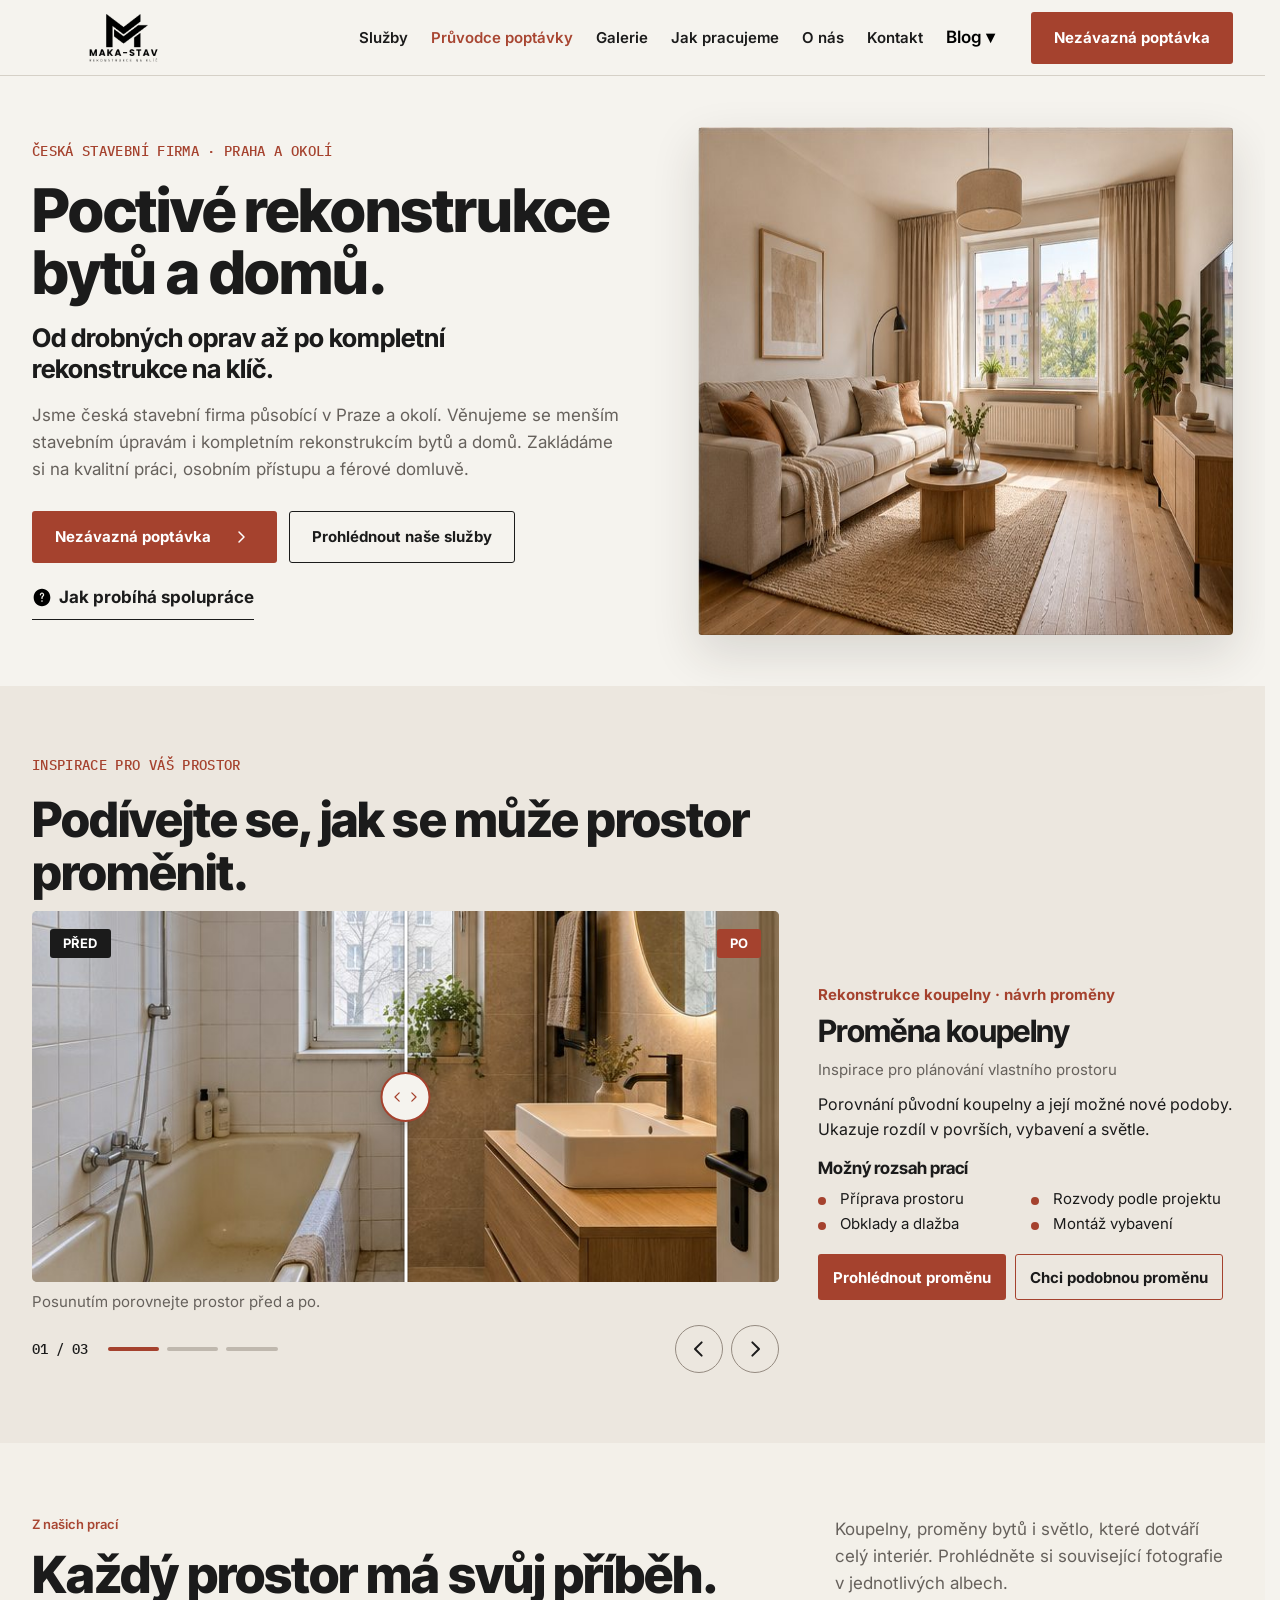
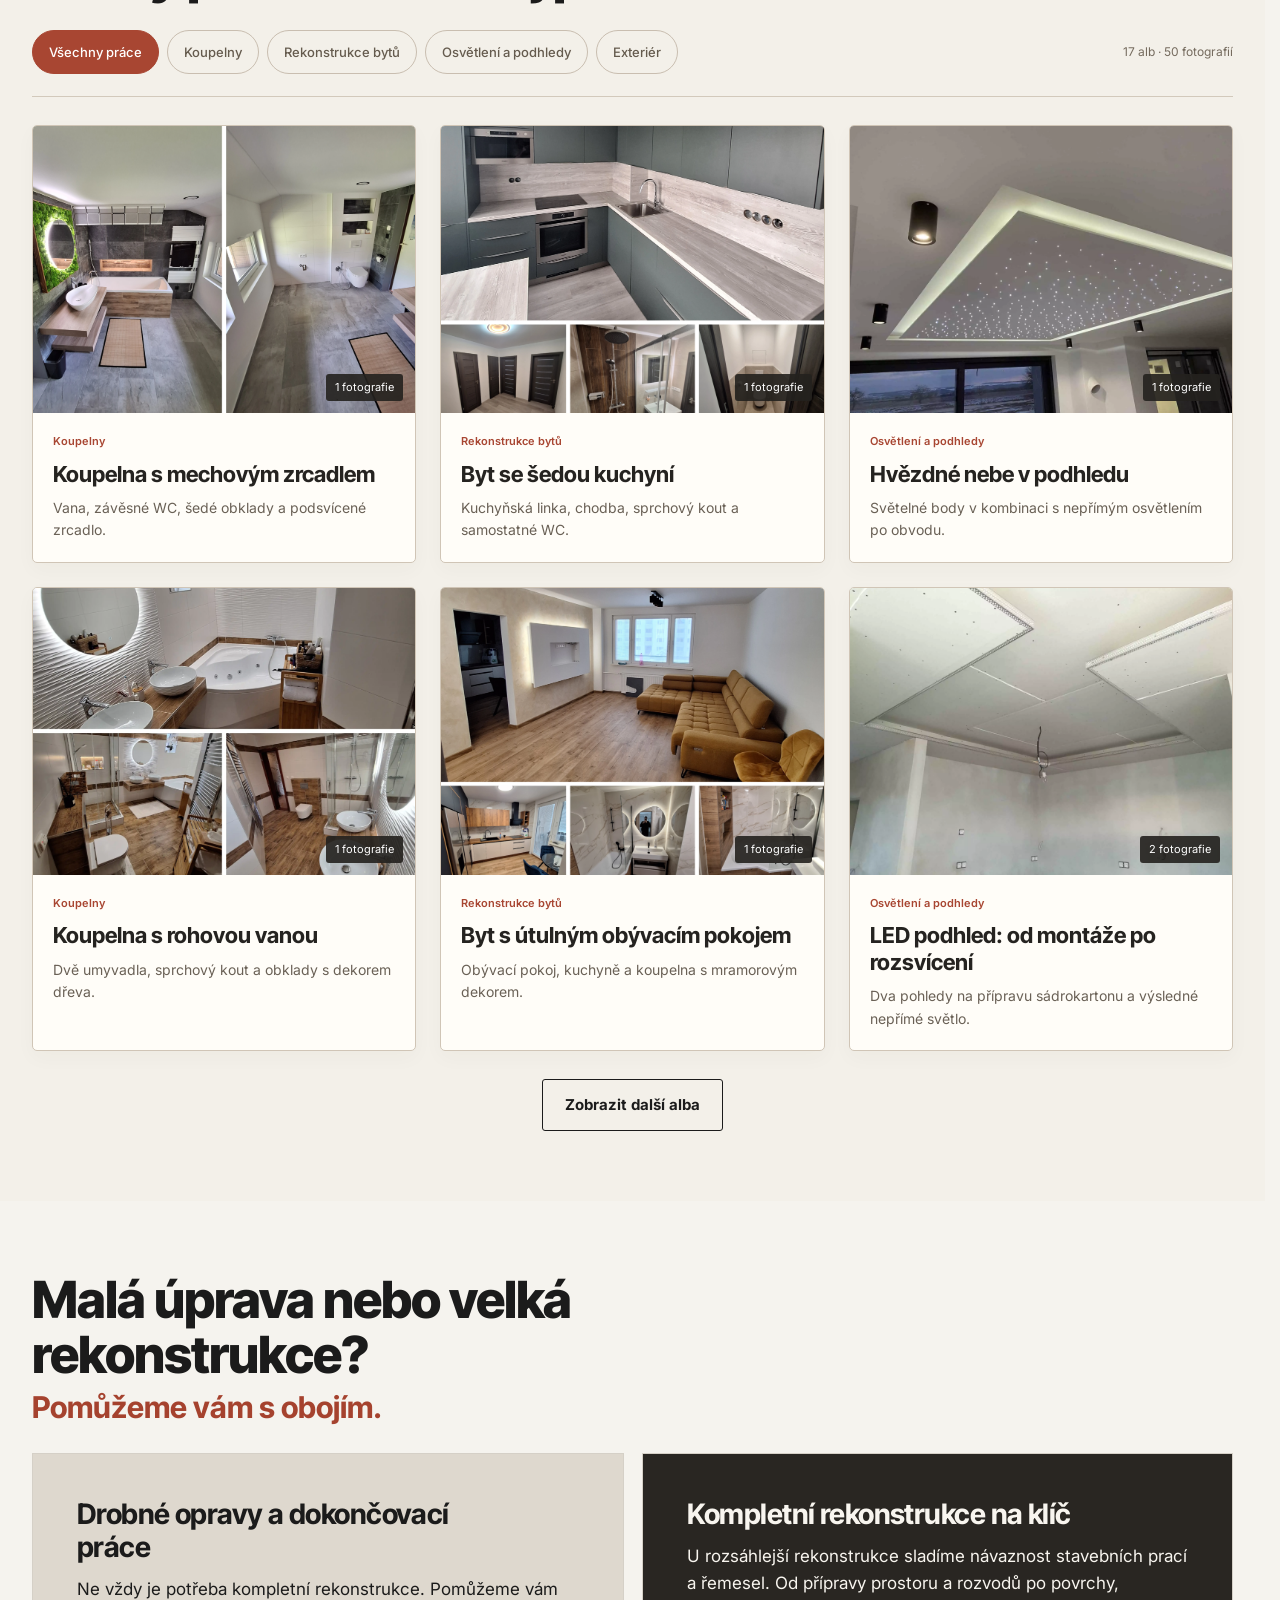
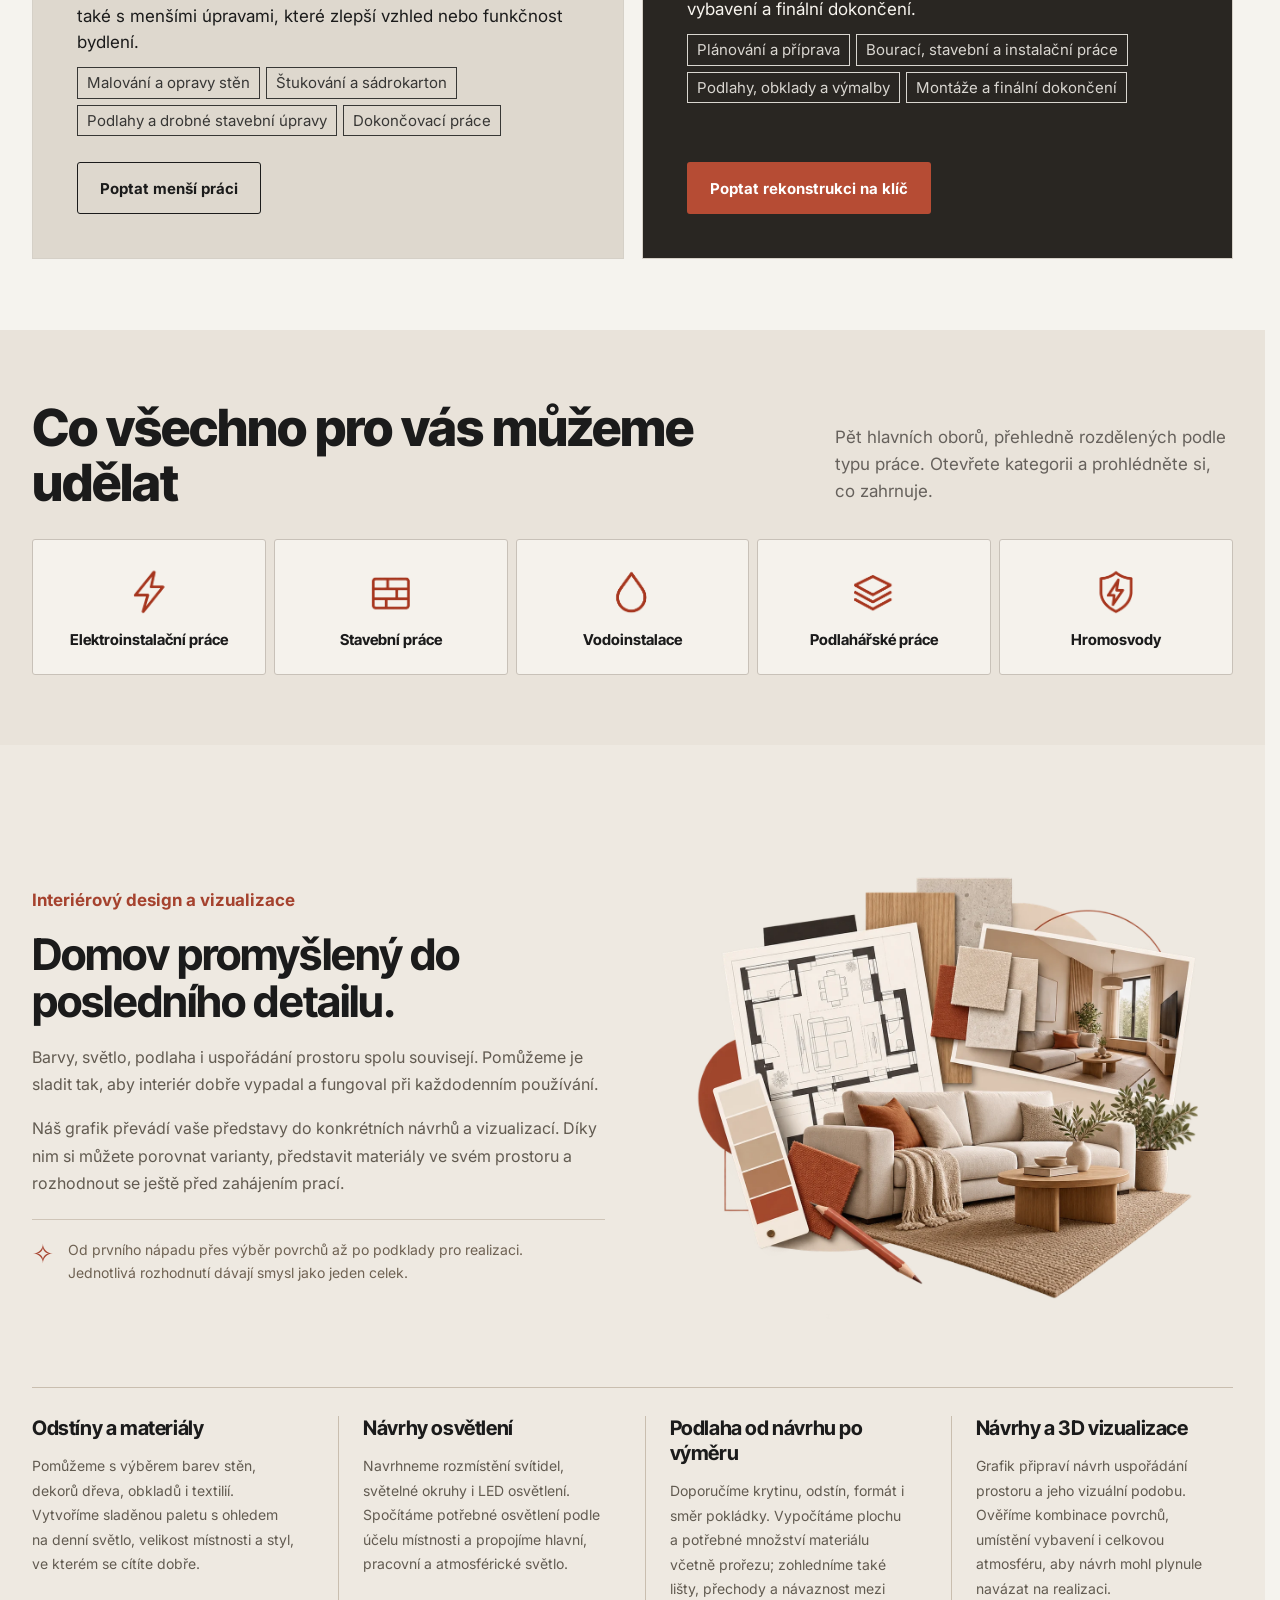
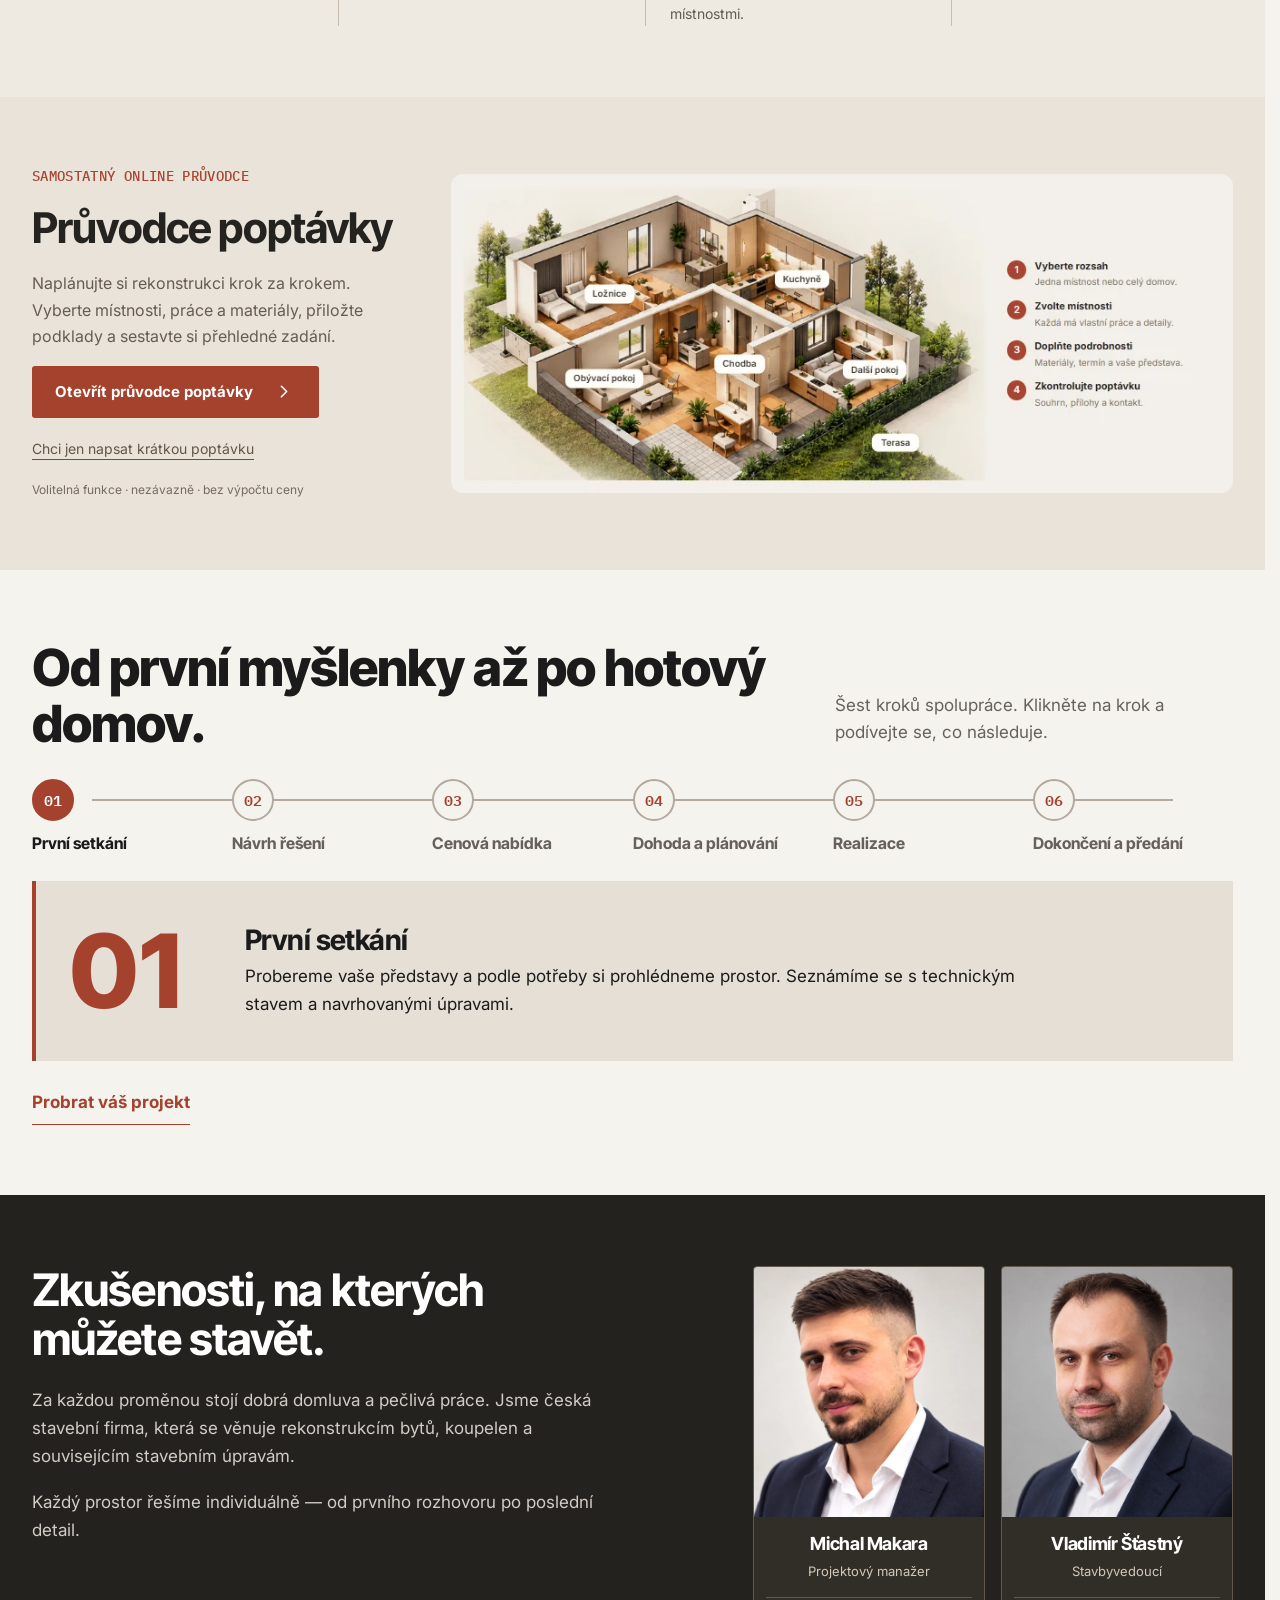
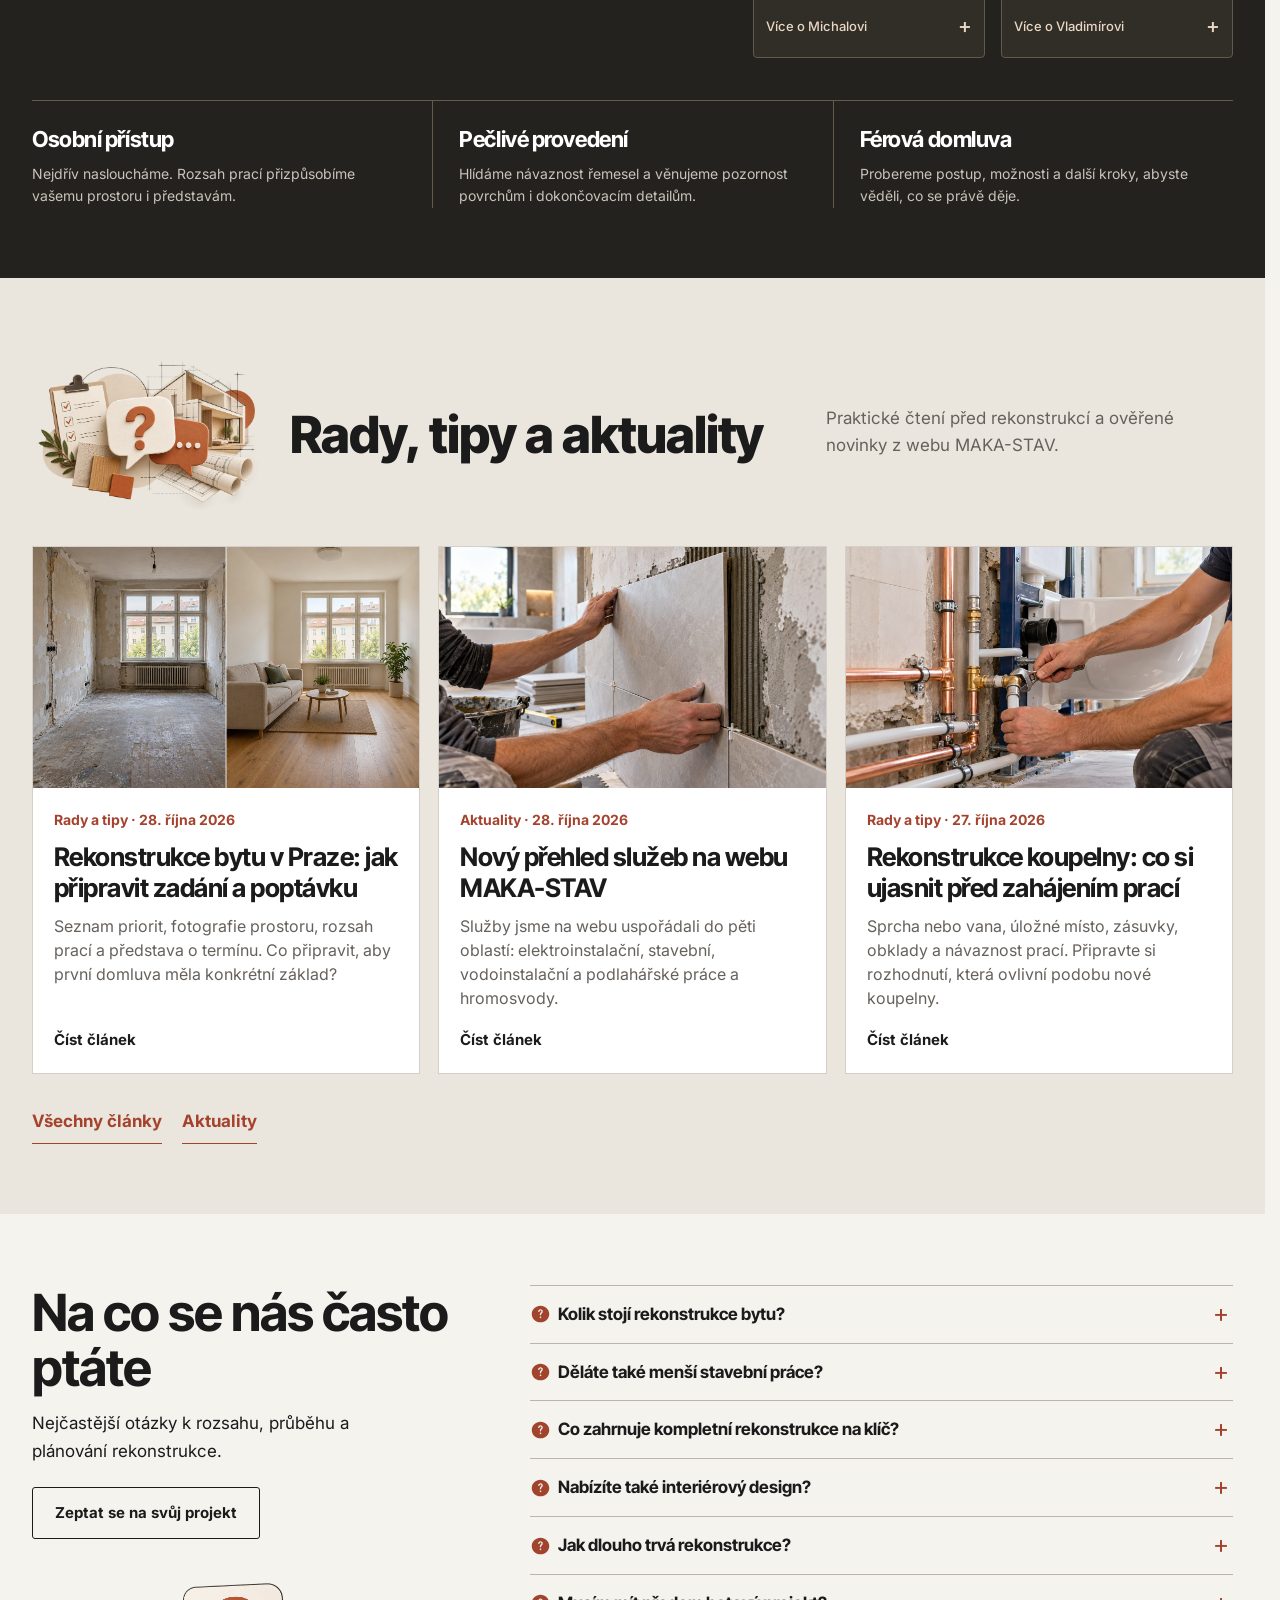
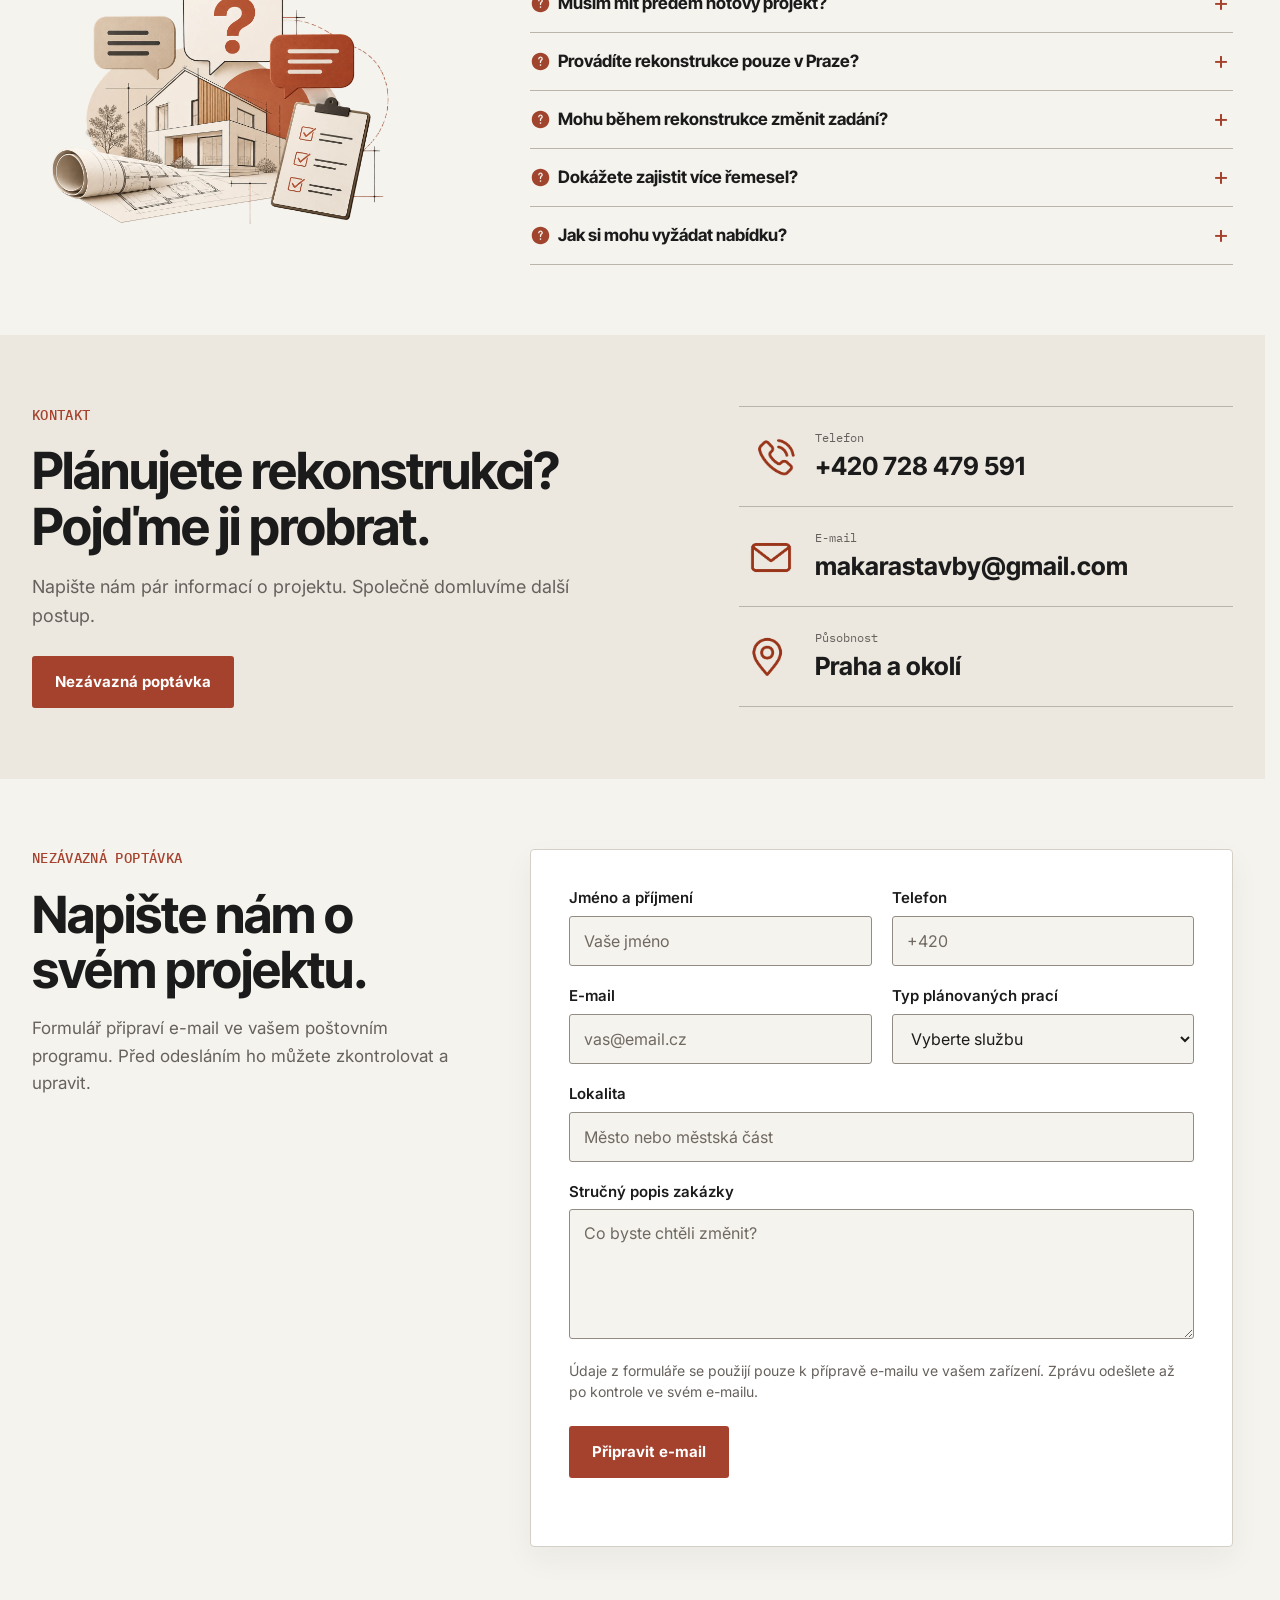
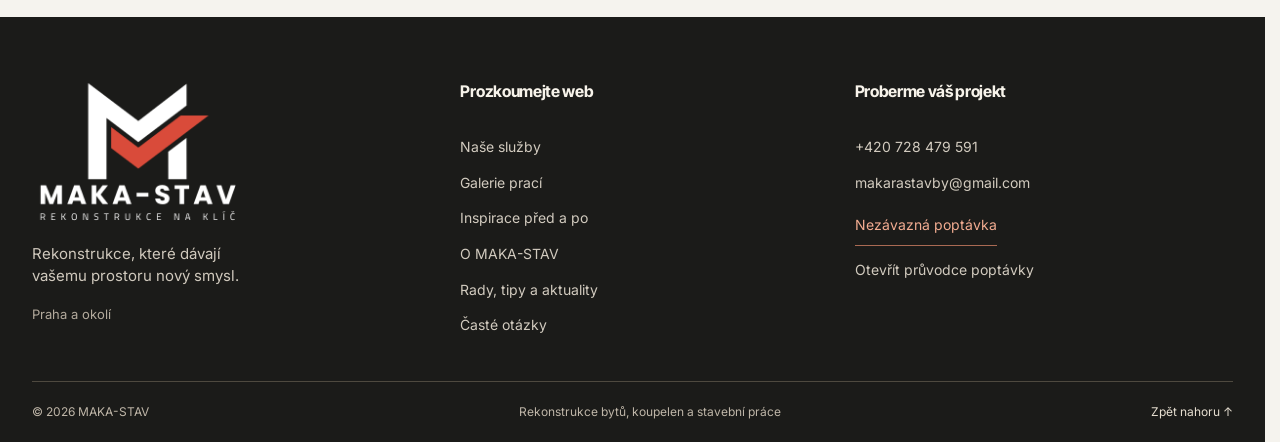
<file: index.html>
<!doctype html>
<html lang="cs">
<head>
  <meta charset="utf-8">
  <meta name="viewport" content="width=device-width, initial-scale=1">
  <meta name="theme-color" content="#F5F3EE">
  <meta name="robots" content="noindex,follow">
  <meta name="description" content="MAKA-STAV provádí rekonstrukce bytů, koupelen a stavební práce v Praze a okolí. Popište nám svůj projekt a domluvme další postup.">
  <meta property="og:type" content="website">
  <meta property="og:title" content="MAKA-STAV | Rekonstrukce bytů a domů v Praze">
  <meta property="og:description" content="Poctivé rekonstrukce bytů a domů v Praze a okolí. Od drobných oprav po kompletní proměnu.">
  <meta property="og:image" content="https://maka-stav-demo-rekonstrukce.shadowville.chatgpt.site/public/images/share-rekonstrukce.jpg">
  <meta property="og:image:alt" content="Obývací pokoj, kuchyně a koupelna po rekonstrukci">
  <meta property="og:site_name" content="MAKA-STAV">
  <meta property="og:locale" content="cs_CZ">
  <meta name="twitter:card" content="summary_large_image">
  <link rel="icon" href="public/images/logos/maka-stav-light.png" type="image/png">
  <script type="application/ld+json">{"@context":"https://schema.org","@type":"Organization","@id":"https://maka-stav-demo-rekonstrukce.shadowville.chatgpt.site/#firma","name":"MAKA-STAV","url":"https://maka-stav-demo-rekonstrukce.shadowville.chatgpt.site/","logo":"https://maka-stav-demo-rekonstrukce.shadowville.chatgpt.site/public/images/logos/maka-stav-light.png","image":"https://maka-stav-demo-rekonstrukce.shadowville.chatgpt.site/public/images/share-rekonstrukce.jpg","telephone":"+420728479591","email":"makarastavby@gmail.com","areaServed":{"@type":"City","name":"Praha"}}</script>
  <title>Rekonstrukce bytů a domů Praha | MAKA-STAV</title>
  <link rel="preconnect" href="https://fonts.googleapis.com">
  <link rel="preconnect" href="https://fonts.gstatic.com" crossorigin>
  <link href="https://fonts.googleapis.com/css2?family=IBM+Plex+Mono:wght@400;500&family=Inter:wght@400;500;600;700&family=Inter+Tight:wght@600;700;800&display=swap" rel="stylesheet">
  <link rel="stylesheet" href="room.css">
  <link rel="stylesheet" href="redesign.css?revision=mobile38">
  <link rel="stylesheet" href="references.css?revision=39"><link rel="stylesheet" href="v3.css"><link rel="stylesheet" href="blog.css">
  <script src="content-data.js?revision=labels36" defer></script>
  <script src="app.js?revision=wizard27" defer></script>
  <script src="references-data.js?revision=labels36" defer></script>
  <script src="references.js?revision=labels36" defer></script><script src="v3.js?revision=mobile38" defer></script>
<link rel="canonical" href="https://maka-stav-demo-rekonstrukce.shadowville.chatgpt.site/">
  <meta property="og:url" content="https://maka-stav-demo-rekonstrukce.shadowville.chatgpt.site/">
<link rel="stylesheet" href="wizard-intro.css?revision=home29">
<script src="wizard-links.js?revision=home29" defer></script><link rel="stylesheet" href="home-refinement.css?revision=gallery37"><link rel="stylesheet" href="gallery.css?revision=gallery37"><script src="gallery-data.js?revision=gallery37" defer></script><script src="gallery.js?revision=gallery37" defer></script><script src="team-profiles.js?revision=39" defer></script><link rel="stylesheet" href="mobile.css?revision=38"><link rel="stylesheet" href="arrows.css?revision=39"><link rel="stylesheet" href="questions.css?revision=41"></head>
<body>
  <a class="skip-link" href="#main">Přeskočit na obsah</a>
  <header class="site-header" id="top">
    <div class="header-inner container">
      <a class="brand" href="#top" aria-label="MAKA-STAV – úvod"><img src="public/images/logos/maka-stav-light.png" alt="MAKA-STAV"></a>
      <button class="menu-toggle" type="button" aria-expanded="false" aria-controls="main-nav" aria-label="Otevřít navigaci"><span></span><span></span></button>
      <nav class="main-nav" id="main-nav" aria-label="Hlavní navigace">
        <a href="#sluzby">Služby</a><a href="#pribeh">Průvodce poptávky</a><a href="#galerie">Galerie</a><a href="#postup">Jak pracujeme</a><a href="#firma">O nás</a><a href="#kontakt">Kontakt</a><div class="nav-dropdown" id="blog-nav" hidden><button type="button" aria-expanded="false" aria-controls="blog-menu">Blog ▾</button><div id="blog-menu"><a href="blog/">Všechny články</a><a href="blog/rady-a-tipy/">Rady a tipy</a><a href="blog/aktuality/">Aktuality</a></div></div>
        <a class="button button-primary nav-cta" href="#poptavka">Nezávazná poptávka</a>
      </nav>
    </div>
  </header>
  <main id="main">
<section class="hero" aria-labelledby="hero-title">
      <div class="hero-copy container">
        <div class="hero-content">
          <p class="eyebrow">Česká stavební firma · Praha a okolí</p>
          <h1 id="hero-title">Poctivé rekonstrukce bytů a domů.</h1>
          <p class="hero-tagline">Od drobných oprav až po kompletní rekonstrukce na klíč.</p>
          <p class="hero-lead">Jsme česká stavební firma působící v Praze a okolí. Věnujeme se menším stavebním úpravám i kompletním rekonstrukcím bytů a domů. Zakládáme si na kvalitní práci, osobním přístupu a férové domluvě.</p>
          <div class="hero-actions"><a class="button button-primary" href="#poptavka">Nezávazná poptávka <span class="chevron" aria-hidden="true"></span></a><a class="button button-secondary" href="#sluzby">Prohlédnout naše služby</a></div>
          <a class="inline-link" href="#postup"><img class="question-mark" src="public/icons/question-black.svg" alt="" width="24" height="24">Jak probíhá spolupráce</a>
        </div>
        <div class="hero-visual" role="img" aria-label="podoba hotového interiéru po rekonstrukci"></div>
      </div>
    </section>
<section class="references section" id="ukazky" aria-labelledby="references-title" data-nosnippet>
      <div class="container">
        <div class="section-heading references-heading"><div><p class="eyebrow">Inspirace pro váš prostor</p><h2 id="references-title">Podívejte se, jak se může prostor proměnit.</h2></div></div>

        <div class="references-layout"><div class="references-carousel" aria-label="Inspirativní proměny před a po">
          <button class="reference-peek reference-peek-prev" id="reference-peek-prev" type="button" aria-label="Předchozí ukázka"><span class="reference-peek-photo" aria-hidden="true"></span><span class="reference-peek-caption"></span></button>
          <div class="reference-center">
            <div class="comparison" id="reference-comparison" style="--split: 50%" role="group" aria-label="Porovnání před a po">
              <div class="comparison-photo comparison-after" role="img" aria-label="Stav po úpravě"></div>
              <div class="comparison-photo comparison-before" role="img" aria-label="Původní stav"></div>
              <span class="comparison-tag comparison-tag-before">PŘED</span><span class="comparison-tag comparison-tag-after">PO</span>
              <span class="comparison-divider" aria-hidden="true"><span class="comparison-handle"><span class="chevron chevron--left" aria-hidden="true"></span><span class="chevron" aria-hidden="true"></span></span></span>
              <input class="comparison-range" id="comparison-range" type="range" min="0" max="100" step="1" value="50" aria-label="Poměr zobrazení před a po, vlevo před, vpravo po">
            </div>
            <p class="comparison-help">Posunutím porovnejte prostor před a po.</p>
            <div class="reference-navigation"><span class="reference-count" id="reference-count" aria-live="polite">01 / 03</span><div class="reference-progress" id="reference-progress" aria-label="Aktivní ukázka"></div><div class="reference-arrows"><button id="reference-prev" type="button" aria-label="Předchozí ukázka"><span class="chevron chevron--left" aria-hidden="true"></span></button><button id="reference-next" type="button" aria-label="Další ukázka"><span class="chevron" aria-hidden="true"></span></button></div></div>
          </div>
          <button class="reference-peek reference-peek-next" id="reference-peek-next" type="button" aria-label="Další ukázka"><span class="reference-peek-photo" aria-hidden="true"></span><span class="reference-peek-caption"></span></button>
        </div>
        <div class="reference-info"><div class="reference-summary"><p class="reference-category" id="reference-category"></p><h3 id="reference-title" aria-live="polite"></h3><p class="reference-meta" id="reference-meta"></p><p class="reference-description" id="reference-description"></p><div class="reference-actions"><button class="button button-primary" id="reference-detail-open" type="button">Prohlédnout proměnu</button><a class="button button-secondary reference-inquiry" id="reference-inquiry" href="#poptavka">Chci podobnou proměnu</a></div></div><div class="reference-work"><h4>Možný rozsah prací</h4><ul id="reference-work-items"></ul></div></div></div>
      </div>
    </section>
<section class="project-gallery section" id="galerie" aria-labelledby="gallery-title"><div class="container"><div class="section-heading"><div><p class="gallery-kicker">Z našich prací</p><h2 id="gallery-title">Každý prostor má svůj příběh.</h2></div><p>Koupelny, proměny bytů i světlo, které dotváří celý interiér. Prohlédněte si související fotografie v jednotlivých albech.</p></div><div class="gallery-toolbar"><div class="gallery-filters" role="group" aria-label="Kategorie galerie"><button type="button" data-gallery-filter="all" aria-pressed="true">Všechny práce</button><button type="button" data-gallery-filter="koupelny" aria-pressed="false">Koupelny</button><button type="button" data-gallery-filter="byty" aria-pressed="false">Rekonstrukce bytů</button><button type="button" data-gallery-filter="osvetleni" aria-pressed="false">Osvětlení a podhledy</button><button type="button" data-gallery-filter="exterier" aria-pressed="false">Exteriér</button></div><p id="gallery-result" role="status" aria-live="polite"></p></div><div class="gallery-grid" id="gallery-grid"></div><div class="gallery-more"><button class="button button-secondary" id="gallery-more" type="button">Zobrazit další alba</button></div><noscript><p>Pro interaktivní galerii zapněte JavaScript.</p><a href="public/images/galerie/koupelna-mechove-zrcadlo-01.webp">Koupelna s mechovým zrcadlem</a></noscript></div></section><dialog class="gallery-dialog" id="gallery-dialog" aria-labelledby="gallery-dialog-title"><div class="gallery-dialog-head"><div><h2 id="gallery-dialog-title"></h2><p id="gallery-dialog-description"></p></div><button type="button" class="gallery-close" aria-label="Zavřít galerii">×</button></div><div class="gallery-stage"><img id="gallery-photo" alt=""><p class="gallery-image-error" hidden>Fotografii se nepodařilo načíst. Zkuste další záběr.</p></div><div class="gallery-dialog-footer"><button type="button" class="gallery-prev" aria-label="Předchozí fotografie"><span class="chevron chevron--left" aria-hidden="true"></span></button><div><p id="gallery-caption"></p><span id="gallery-counter" aria-live="polite"></span></div><button type="button" class="gallery-next" aria-label="Další fotografie"><span class="chevron" aria-hidden="true"></span></button></div></dialog>
<section class="scope section" id="rozsah" aria-labelledby="scope-title"><div class="container"><div class="section-heading"><div><h2 id="scope-title">Malá úprava nebo velká rekonstrukce?</h2><p class="scope-subtitle">Pomůžeme vám s obojím.</p></div></div><div class="scope-grid"><article class="scope-minor"><h3>Drobné opravy a dokončovací práce</h3><p>Ne vždy je potřeba kompletní rekonstrukce. Pomůžeme vám také s menšími úpravami, které zlepší vzhled nebo funkčnost bydlení.</p><ul><li>Malování a opravy stěn</li><li>Štukování a sádrokarton</li><li>Podlahy a drobné stavební úpravy</li><li>Dokončovací práce</li></ul><a class="button button-secondary" href="#poptavka" data-inquiry="Menší oprava">Poptat menší práci</a></article><article class="scope-major"><h3>Kompletní rekonstrukce na klíč</h3><p>U rozsáhlejší rekonstrukce sladíme návaznost stavebních prací a řemesel. Od přípravy prostoru a rozvodů po povrchy, vybavení a finální dokončení.</p><ul><li>Plánování a příprava</li><li>Bourací, stavební a instalační práce</li><li>Podlahy, obklady a výmalby</li><li>Montáže a finální dokončení</li></ul><a class="button button-primary" href="#poptavka" data-inquiry="Kompletní rekonstrukce na klíč">Poptat rekonstrukci na klíč</a></article></div></div></section>
<section class="service-wall section" id="sluzby" aria-labelledby="services-title"><div class="container"><div class="section-heading"><div><h2 id="services-title">Co všechno pro vás můžeme udělat</h2></div><p>Pět hlavních oborů, přehledně rozdělených podle typu práce. Otevřete kategorii a prohlédněte si, co zahrnuje.</p></div><div class="service-wall-grid" id="service-wall-grid"></div></div></section>
<section class="design-section section design-information" id="interierovy-design" aria-labelledby="design-title"><div class="container design-layout"><div class="design-copy"><p class="design-overline">Interiérový design a vizualizace</p><h2 id="design-title">Domov promyšlený do posledního detailu.</h2><p>Barvy, světlo, podlaha i uspořádání prostoru spolu souvisejí. Pomůžeme je sladit tak, aby interiér dobře vypadal a fungoval při každodenním používání.</p><p>Náš grafik převádí vaše představy do konkrétních návrhů a vizualizací. Díky nim si můžete porovnat varianty, představit materiály ve svém prostoru a rozhodnout se ještě před zahájením prací.</p><div class="design-note"><span aria-hidden="true">✧</span><p>Od prvního nápadu přes výběr povrchů až po podklady pro realizaci. Jednotlivá rozhodnutí dávají smysl jako jeden celek.</p></div></div><figure class="design-visual"><img src="public/images/interior-design-moodboard.webp" width="1280" height="1280" loading="lazy" decoding="async" alt="Návrh útulného interiéru: půdorys, vizualizace obývacího pokoje a vzorníky barev, dřeva a textilií."></figure><div class="design-details"><article><h3>Odstíny a materiály</h3><p>Pomůžeme s výběrem barev stěn, dekorů dřeva, obkladů i textilií. Vytvoříme sladěnou paletu s ohledem na denní světlo, velikost místnosti a styl, ve kterém se cítíte dobře.</p></article><article><h3>Návrhy osvětlení</h3><p>Navrhneme rozmístění svítidel, světelné okruhy i LED osvětlení. Spočítáme potřebné osvětlení podle účelu místnosti a propojíme hlavní, pracovní a atmosférické světlo.</p></article><article><h3>Podlaha od návrhu po výměru</h3><p>Doporučíme krytinu, odstín, formát i směr pokládky. Vypočítáme plochu a potřebné množství materiálu včetně prořezu; zohledníme také lišty, přechody a návaznost mezi místnostmi.</p></article><article><h3>Návrhy a 3D vizualizace</h3><p>Grafik připraví návrh uspořádání prostoru a jeho vizuální podobu. Ověříme kombinace povrchů, umístění vybavení i celkovou atmosféru, aby návrh mohl plynule navázat na realizaci.</p></article></div></div></section>
<section class="wizard-intro section" id="pribeh" aria-labelledby="wizard-title"><div class="container wizard-intro-grid"><div><p class="eyebrow">Samostatný online průvodce</p><h2 id="wizard-title">Průvodce poptávky</h2><p>Naplánujte si rekonstrukci krok za krokem. Vyberte místnosti, práce a materiály, přiložte podklady a sestavte si přehledné zadání.</p><a class="button button-primary" href="poptavka/">Otevřít průvodce poptávky <span class="chevron" aria-hidden="true"></span></a><a class="wizard-simple" href="#poptavka" data-simple-contact>Chci jen napsat krátkou poptávku</a><small class="wizard-disclaimer">Volitelná funkce · nezávazně · bez výpočtu ceny</small></div><figure class="wizard-home-visual"><img src="public/images/wizard-home-preview.webp" width="862" height="351" loading="lazy" alt="Průvodce poptávky: vyberte rozsah a místnosti, doplňte podrobnosti a zkontrolujte zadání."></figure></div></section>

<section class="process section" id="postup" aria-labelledby="process-title"><div class="container"><div class="section-heading"><div><h2 id="process-title">Od první myšlenky až po hotový domov.</h2></div><p>Šest kroků spolupráce. Klikněte na krok a podívejte se, co následuje.</p></div><div class="process-timeline" id="process-timeline" role="tablist" aria-label="Šest kroků spolupráce"></div><div class="process-detail" id="process-detail" role="tabpanel" aria-live="polite"></div><a class="inline-link" href="#poptavka">Probrat váš projekt</a></div></section>
<section class="published-only section" id="realizace" aria-labelledby="projects-title" hidden><div class="container"><div class="section-heading"><div><h2 id="projects-title">Projekty, za kterými si stojíme.</h2></div></div><div class="published-projects" id="published-projects"></div><a class="inline-link" href="realizace/">Všechny realizace</a></div></section>

<section class="about section" id="firma" aria-labelledby="about-title"><div class="container about-studio"><div class="about-intro"><h2 id="about-title">Zkušenosti, na kterých můžete stavět.</h2><p>Za každou proměnou stojí dobrá domluva a pečlivá práce. Jsme česká stavební firma, která se věnuje rekonstrukcím bytů, koupelen a souvisejícím stavebním úpravám.</p><p>Každý prostor řešíme individuálně — od prvního rozhovoru po poslední detail.</p></div><div class="about-team" aria-label="Lidé za vaším projektem"><figure class="team-person"><img src="public/images/barber-michal.webp" width="1122" height="1402" loading="lazy" decoding="async" alt="Michal Makara, projektový manažer"><figcaption><h3>Michal Makara</h3><p>Projektový manažer</p><button class="team-profile-open" data-profile="michal" type="button" aria-haspopup="dialog" aria-controls="team-profile-dialog">Více o Michalovi <span aria-hidden="true">+</span></button></figcaption></figure><figure class="team-person"><img src="public/images/vlada-happy.webp" width="1122" height="1402" loading="lazy" decoding="async" alt="Vladimír Šťastný, stavbyvedoucí"><figcaption><h3>Vladimír Šťastný</h3><p>Stavbyvedoucí</p><button class="team-profile-open" data-profile="vlada" type="button" aria-haspopup="dialog" aria-controls="team-profile-dialog">Více o Vladimírovi <span aria-hidden="true">+</span></button></figcaption></figure></div><div class="about-principles" aria-label="Na čem nám záleží"><article><h3>Osobní přístup</h3><p>Nejdřív nasloucháme. Rozsah prací přizpůsobíme vašemu prostoru i představám.</p></article><article><h3>Pečlivé provedení</h3><p>Hlídáme návaznost řemesel a věnujeme pozornost povrchům i dokončovacím detailům.</p></article><article><h3>Férová domluva</h3><p>Probereme postup, možnosti a další kroky, abyste věděli, co se právě děje.</p></article></div></div></section>
<section class="published-only blog-preview section" id="blog-preview" aria-labelledby="blog-title" hidden><div class="container"><div class="section-heading blog-illustrated-heading"><img src="public/images/blog-advice-illustration.webp" width="1448" height="1086" loading="lazy" alt="Rady k rekonstrukci, plánování a výběru materiálů."><div><h2 id="blog-title">Rady, tipy a aktuality</h2></div><p>Praktické čtení před rekonstrukcí a ověřené novinky z webu MAKA-STAV.</p></div><div class="published-articles" id="published-articles"></div><div class="blog-preview-links"><a class="inline-link" href="blog/">Všechny články</a><a class="inline-link" href="blog/aktuality/">Aktuality</a></div></div></section>
<section class="faq section" id="faq" aria-labelledby="faq-title"><div class="container faq-layout"><div><h2 id="faq-title">Na co se nás často ptáte</h2><p>Nejčastější otázky k rozsahu, průběhu a plánování rekonstrukce.</p><a class="button button-secondary" href="#poptavka">Zeptat se na svůj projekt</a><img class="faq-illustration" src="public/images/faq-illustration.webp" width="1448" height="1086" loading="lazy" alt="Časté otázky k rekonstrukci a přípravě projektu."></div><div class="faq-list"><details><summary><img class="question-mark" src="public/icons/question-orange.svg" alt="" width="24" height="24"><span>Kolik stojí rekonstrukce bytu?</span></summary><p>Cena závisí na rozsahu prací, velikosti prostoru, technickém stavu a použitých materiálech. Konkrétní nabídku připravíme po upřesnění zadání.</p></details><details><summary><img class="question-mark" src="public/icons/question-orange.svg" alt="" width="24" height="24"><span>Děláte také menší stavební práce?</span></summary><p>Ano. Vedle rozsáhlejších rekonstrukcí se věnujeme také drobným opravám, malování, úpravám povrchů, podlahám a dokončovacím pracím. Možnosti závisí na charakteru zakázky.</p></details><details><summary><img class="question-mark" src="public/icons/question-orange.svg" alt="" width="24" height="24"><span>Co zahrnuje kompletní rekonstrukce na klíč?</span></summary><p>Podle rozsahu může zahrnovat přípravu prostoru, bourací práce, stavební úpravy, nové rozvody, koupelnu, podlahy, obklady, výmalbu i dokončení.</p></details><details><summary><img class="question-mark" src="public/icons/question-orange.svg" alt="" width="24" height="24"><span>Nabízíte také interiérový design?</span></summary><p>Podle potřeb projektu lze zapojit spolupracující interiérové designéry pro návrh prostoru, výběr materiálů nebo vizualizaci budoucího interiéru.</p></details><details><summary><img class="question-mark" src="public/icons/question-orange.svg" alt="" width="24" height="24"><span>Jak dlouho trvá rekonstrukce?</span></summary><p>Délka závisí na rozsahu a složitosti prací. Přibližný harmonogram je možné stanovit po upřesnění zadání.</p></details><details><summary><img class="question-mark" src="public/icons/question-orange.svg" alt="" width="24" height="24"><span>Musím mít předem hotový projekt?</span></summary><p>Ne vždy. U menších úprav může stačit domluvený rozsah. Větší dispoziční nebo konstrukční zásahy mohou vyžadovat odborné podklady či projekt.</p></details><details><summary><img class="question-mark" src="public/icons/question-orange.svg" alt="" width="24" height="24"><span>Provádíte rekonstrukce pouze v Praze?</span></summary><p>Hlavní oblastí působnosti je Praha a okolí. Vzdálenější lokality posoudíme individuálně.</p></details><details><summary><img class="question-mark" src="public/icons/question-orange.svg" alt="" width="24" height="24"><span>Mohu během rekonstrukce změnit zadání?</span></summary><p>Změny probereme podle stavu rozpracovanosti a technických možností. Mohou ovlivnit cenu, harmonogram nebo návaznost prací.</p></details><details><summary><img class="question-mark" src="public/icons/question-orange.svg" alt="" width="24" height="24"><span>Dokážete zajistit více řemesel?</span></summary><p>U komplexních projektů pomáháme koordinovat návaznost stavebních, instalačních a dokončovacích prací podle rozsahu zakázky.</p></details><details><summary><img class="question-mark" src="public/icons/question-orange.svg" alt="" width="24" height="24"><span>Jak si mohu vyžádat nabídku?</span></summary><p>Zavolejte nám nebo vyplňte poptávku. Popište rozsah prací a lokalitu; následně domluvíme další postup.</p></details></div></div></section>
<section class="contact section" id="kontakt" aria-labelledby="contact-title"><div class="container contact-grid"><div><p class="eyebrow">Kontakt</p><h2 id="contact-title">Plánujete rekonstrukci? Pojďme ji probrat.</h2><p>Napište nám pár informací o projektu. Společně domluvíme další postup.</p><a class="button button-primary" href="#poptavka">Nezávazná poptávka</a></div><div class="contact-details"><a href="tel:+420728479591"><svg class="contact-art" viewBox="0 0 724 724" aria-hidden="true"><image href="public/images/contact-icons.png" width="2172" height="724"/></svg><span>Telefon</span><strong>+420 728 479 591</strong></a><a href="mailto:makarastavby@gmail.com"><svg class="contact-art" viewBox="724 0 724 724" aria-hidden="true"><image href="public/images/contact-icons.png" width="2172" height="724"/></svg><span>E-mail</span><strong>makarastavby@gmail.com</strong></a><div><svg class="contact-art" viewBox="1448 0 724 724" aria-hidden="true"><image href="public/images/contact-icons.png" width="2172" height="724"/></svg><span>Působnost</span><strong>Praha a okolí</strong></div></div></div></section>
<section class="inquiry section" id="poptavka" aria-labelledby="inquiry-title"><div class="container inquiry-grid"><div><p class="eyebrow">Nezávazná poptávka</p><h2 id="inquiry-title">Napište nám o svém projektu.</h2><p>Formulář připraví e-mail ve vašem poštovním programu. Před odesláním ho můžete zkontrolovat a upravit.</p></div><form class="inquiry-form" id="inquiry-form" method="post"><div class="form-grid"><label><span class="field-label">Jméno a příjmení </span><input name="name" autocomplete="name" required placeholder="Vaše jméno"></label><label><span class="field-label">Telefon </span><input name="phone" type="tel" autocomplete="tel" required placeholder="+420"></label><label><span class="field-label">E-mail </span><input name="email" type="email" autocomplete="email" required placeholder="vas@email.cz"></label><label><span class="field-label">Typ plánovaných prací</span><select name="service"><option value="">Vyberte službu</option><option>Ostatní / potřebuji poradit</option></select></label><label class="full-field">Lokalita<input name="location" autocomplete="address-level2" placeholder="Město nebo městská část"></label><label class="full-field">Stručný popis zakázky<textarea name="message" rows="4" placeholder="Co byste chtěli změnit?"></textarea></label></div><p class="privacy-note">Údaje z formuláře se použijí pouze k přípravě e-mailu ve vašem zařízení. Zprávu odešlete až po kontrole ve svém e-mailu.</p><button class="button button-primary" type="submit">Připravit e-mail</button><p class="form-status" id="form-status" role="status" aria-live="polite"></p><div class="honeypot" aria-hidden="true"><label>Nechte toto pole prázdné<input name="website" tabindex="-1" autocomplete="off"></label></div></form></div></section>
<dialog class="reference-dialog" id="reference-dialog" aria-labelledby="reference-dialog-title"><div class="reference-dialog-inner"><header class="reference-dialog-head"><div><p class="eyebrow">Inspirativní vizualizace</p><h2 id="reference-dialog-title"></h2><p id="reference-dialog-description"></p></div><button class="reference-dialog-close" type="button" aria-label="Zavřít detail">×</button></header><div class="reference-dialog-photo" role="img" aria-label=""></div><div class="reference-dialog-nav"><button id="reference-dialog-prev" type="button" aria-label="Předchozí fotografie"><span class="chevron chevron--left" aria-hidden="true"></span></button><span id="reference-dialog-count" aria-live="polite"></span><button id="reference-dialog-next" type="button" aria-label="Další fotografie"><span class="chevron" aria-hidden="true"></span></button></div><div class="reference-dialog-thumbs" id="reference-dialog-thumbs" aria-label="Fotografie této ukázky"></div></div></dialog>
<template id="profile-michal"><p>Michal je zkušený projektový manažer, který má za sebou řadu úspěšně realizovaných projektů. Kromě stavebních plánů dokonale ovládá i strojek na vlasy. <strong>Ať už jde o rekonstrukci bytu, nebo nový účes, Michal ví, že bez pořádného plánu a přesné ruky to prostě nepůjde.</strong></p><p>Od prvního návrhu až po finální předání koordinuje jednotlivé práce, hlídá termíny, komunikuje s klienty a dohlíží na to, aby všechno šlapalo jako dobře seřízený strojek. Poradí si s komplikacemi na stavbě i s náročnými požadavky zákazníků. <strong>A pokud budete chtít něco opravdu speciálního? Klidně vám udělá i blesk a cestičku. Jen mu raději upřesněte, jestli na hlavě, nebo v projektu.</strong> 💈</p></template><template id="profile-vlada"><p>Vladimír je náš ostřílený stavební matador s více než 15 lety praxe a tolika rekonstrukcemi za sebou, že už by z nich mohl postavit vlastní město. Elektřina, sádrokarton, stavební konstrukce i kompletní rekonstrukce – <strong>Vladimír ví, kam patří kabel, kde má stát příčka a proč ta zeď rozhodně neměla být křivá.</strong></p><p>S přehledem koordinuje práce na stavbě a poradí si i se situacemi, nad kterými ostatní jen nevěřícně kroutí hlavou. Kde jiní vidí problém, Vladimír už hledá řešení. A když narazí na práci předchozích řemeslníků? <strong>Jeho oblíbená otázka zní: „Kdo tohle proboha dělal?“</strong></p></template><dialog class="team-profile-dialog" id="team-profile-dialog" aria-labelledby="team-profile-title"><div class="team-profile-head"><div><h2 id="team-profile-title"></h2><p id="team-profile-role"></p></div><button type="button" class="team-profile-close" aria-label="Zavřít profil">×</button></div><div class="team-profile-content"></div></dialog></main>
  <footer class="site-footer home-footer"><div class="container"><div class="footer-main"><div class="footer-brand"><a href="#top" aria-label="MAKA-STAV — zpět na úvod"><svg viewBox="70 195 860 610" role="img" aria-label="MAKA-STAV — rekonstrukce na klíč"><image href="public/images/logos/maka-stav-dark.png" width="1024" height="1024"/></svg></a><p>Rekonstrukce, které dávají<br>vašemu prostoru nový smysl.</p><span>Praha a okolí</span></div><nav aria-label="Odkazy v patičce"><h3>Prozkoumejte web</h3><a href="#sluzby">Naše služby</a><a href="#galerie">Galerie prací</a><a href="#ukazky">Inspirace před a po</a><a href="#firma">O MAKA-STAV</a><a href="blog/">Rady, tipy a aktuality</a><a href="#faq">Časté otázky</a></nav><div class="footer-contact"><h3>Proberme váš projekt</h3><a href="tel:+420728479591">+420 728 479 591</a><a href="mailto:makarastavby@gmail.com">makarastavby@gmail.com</a><a class="footer-contact-link" href="#poptavka">Nezávazná poptávka</a><a href="poptavka/">Otevřít průvodce poptávky</a></div></div><div class="footer-bottom"><span>© <span id="year"></span> MAKA-STAV</span><span>Rekonstrukce bytů, koupelen a stavební práce</span><a href="#top">Zpět nahoru ↑</a></div></div></footer>
</body>
</html>
</file>
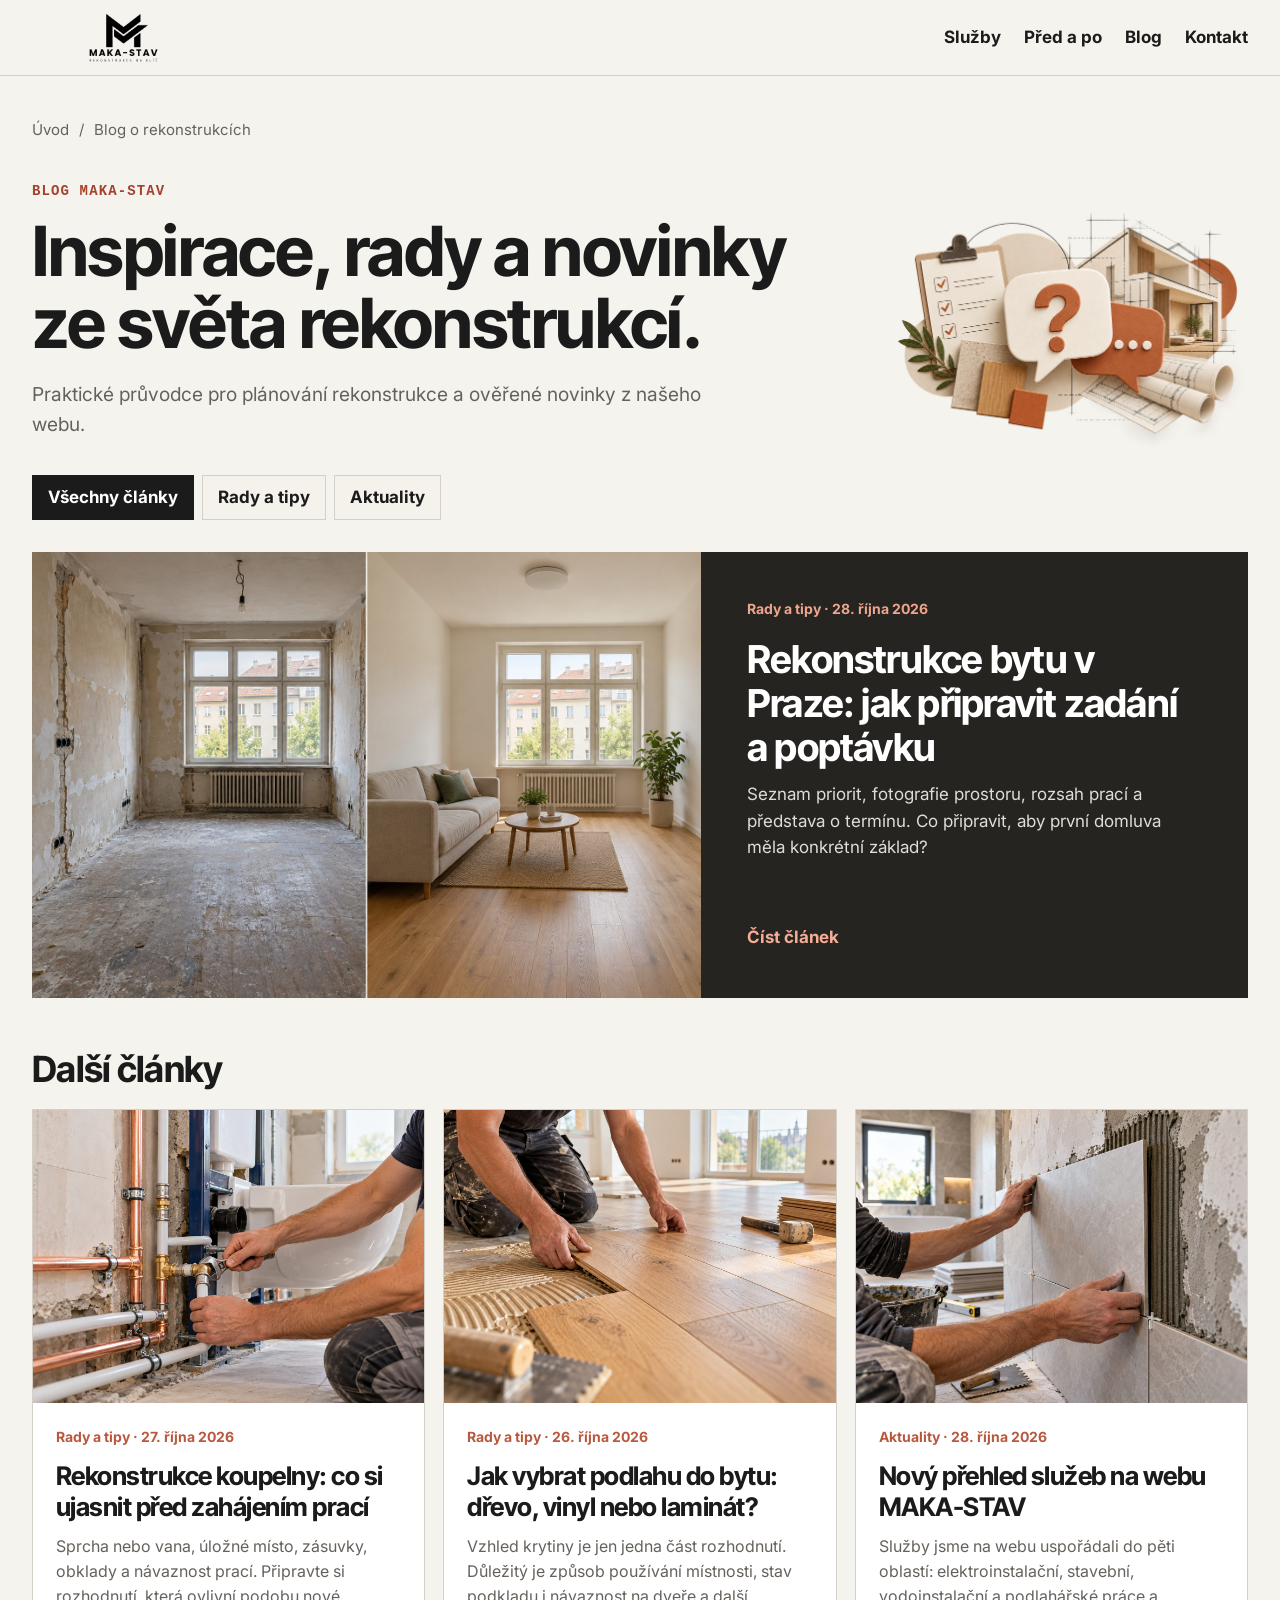
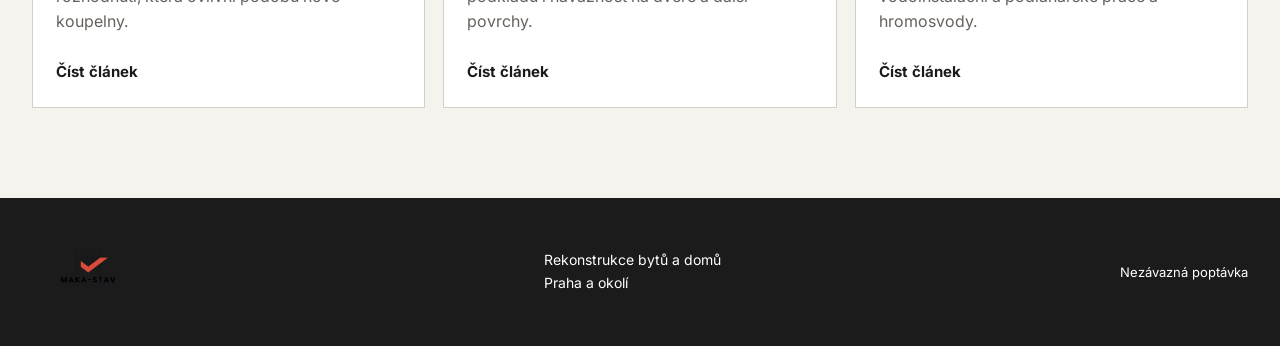
<file: blog/index.html>
<!doctype html><html lang="cs"><head><meta charset="utf-8"><meta name="viewport" content="width=device-width,initial-scale=1"><meta name="theme-color" content="#f5f3ee"><meta name="robots" content="noindex,follow"><meta name="description" content="Praktické rady k rekonstrukci bytu, koupelny a podlahy a aktuality MAKA-STAV."><meta property="og:type" content="website"><meta property="og:title" content="Blog o rekonstrukcích | MAKA-STAV"><meta property="og:description" content="Praktické rady k rekonstrukci bytu, koupelny a podlahy a aktuality MAKA-STAV."><meta property="og:url" content="https://maka-stav-demo-rekonstrukce.shadowville.chatgpt.site/blog/"><meta property="og:image" content="https://maka-stav-demo-rekonstrukce.shadowville.chatgpt.site/public/images/share-rekonstrukce.jpg"><meta property="og:locale" content="cs_CZ"><meta property="og:site_name" content="MAKA-STAV"><meta name="twitter:card" content="summary_large_image"><link rel="icon" href="../public/images/logos/maka-stav-light.png" type="image/png"><link rel="canonical" href="https://maka-stav-demo-rekonstrukce.shadowville.chatgpt.site/blog/"><title>Blog o rekonstrukcích | MAKA-STAV</title><link rel="preconnect" href="https://fonts.googleapis.com"><link rel="preconnect" href="https://fonts.gstatic.com" crossorigin><link href="https://fonts.googleapis.com/css2?family=Inter:wght@400;500;600;700&family=Inter+Tight:wght@600;700;800&display=swap" rel="stylesheet"><link rel="stylesheet" href="../redesign.css"><link rel="stylesheet" href="../v3.css"><link rel="stylesheet" href="../content-pages.css"><link rel="stylesheet" href="../blog.css"></head><body><header class="site-header"><div class="header-inner container"><a class="brand" href="../" aria-label="MAKA-STAV – úvod"><img src="../public/images/logos/maka-stav-light.png" alt="MAKA-STAV"></a><nav class="content-nav" aria-label="Navigace"><a href="../#sluzby">Služby</a><a href="../#ukazky">Před a po</a><a href="../blog/">Blog</a><a href="../#kontakt">Kontakt</a></nav></div></header><main class="container content-page"><nav class="breadcrumb" aria-label="Drobečková navigace"><a href="../">Úvod</a><span aria-hidden="true">/</span><span>Blog o rekonstrukcích</span></nav><div class="blog-intro-illustrated"><img src="../public/images/blog-advice-illustration.webp" width="1448" height="1086" alt="Praktické rady pro plánování rekonstrukce."><div class="content-intro"><p class="content-kicker">BLOG MAKA-STAV</p><h1>Inspirace, rady a novinky ze světa rekonstrukcí.</h1><p>Praktické průvodce pro plánování rekonstrukce a ověřené novinky z našeho webu.</p></div></div><nav class="content-tabs" aria-label="Kategorie blogu"><a class="is-current" href="./" aria-current="page">Všechny články</a><a href="rady-a-tipy/">Rady a tipy</a><a href="aktuality/">Aktuality</a></nav><a class="content-feature" href="rekonstrukce-bytu-praha-jak-pripravit-poptavku/"><img src="../public/images/references/demo-living-pair.jpg" alt="vizualizace proměny obytného prostoru"><div><span>Rady a tipy · <time datetime="2026-10-28">28. října 2026</time></span><h2>Rekonstrukce bytu v Praze: jak připravit zadání a poptávku</h2><p>Seznam priorit, fotografie prostoru, rozsah prací a představa o termínu. Co připravit, aby první domluva měla konkrétní základ?</p><b>Číst článek</b></div></a><h2 class="content-grid-title">Další články</h2><div class="content-card-grid"><a class="content-card" href="rekonstrukce-koupelny-co-si-ujasnit/"><img src="../public/images/services/vodoinstalace.jpg" alt="fotografie montáže rozvodů a sanitárního vybavení" loading="lazy"><div class="content-card-body"><span>Rady a tipy · <time datetime="2026-10-27">27. října 2026</time></span><h2>Rekonstrukce koupelny: co si ujasnit před zahájením prací</h2><p>Sprcha nebo vana, úložné místo, zásuvky, obklady a návaznost prací. Připravte si rozhodnutí, která ovlivní podobu nové koupelny.</p><b aria-hidden="true">Číst článek</b></div></a><a class="content-card" href="jak-vybrat-podlahu-do-bytu/"><img src="../public/images/services/podlaharske-prace.jpg" alt="fotografie pokládky dřevěné podlahy" loading="lazy"><div class="content-card-body"><span>Rady a tipy · <time datetime="2026-10-26">26. října 2026</time></span><h2>Jak vybrat podlahu do bytu: dřevo, vinyl nebo laminát?</h2><p>Vzhled krytiny je jen jedna část rozhodnutí. Důležitý je způsob používání místnosti, stav podkladu i návaznost na dveře a další povrchy.</p><b aria-hidden="true">Číst článek</b></div></a><a class="content-card" href="novy-prehled-sluzeb-maka-stav/"><img src="../public/images/services/stavebni-prace.jpg" alt="fotografie stavebních prací v interiéru" loading="lazy"><div class="content-card-body"><span>Aktuality · <time datetime="2026-10-28">28. října 2026</time></span><h2>Nový přehled služeb na webu MAKA-STAV</h2><p>Služby jsme na webu uspořádali do pěti oblastí: elektroinstalační, stavební, vodoinstalační a podlahářské práce a hromosvody.</p><b aria-hidden="true">Číst článek</b></div></a></div></main><footer class="site-footer"><div class="container footer-inner"><a href="../"><img src="../public/images/logos/maka-stav-light.png" alt="MAKA-STAV"></a><p>Rekonstrukce bytů a domů<br>Praha a okolí</p><a href="../#poptavka">Nezávazná poptávka</a></div></footer></body></html>
</file>
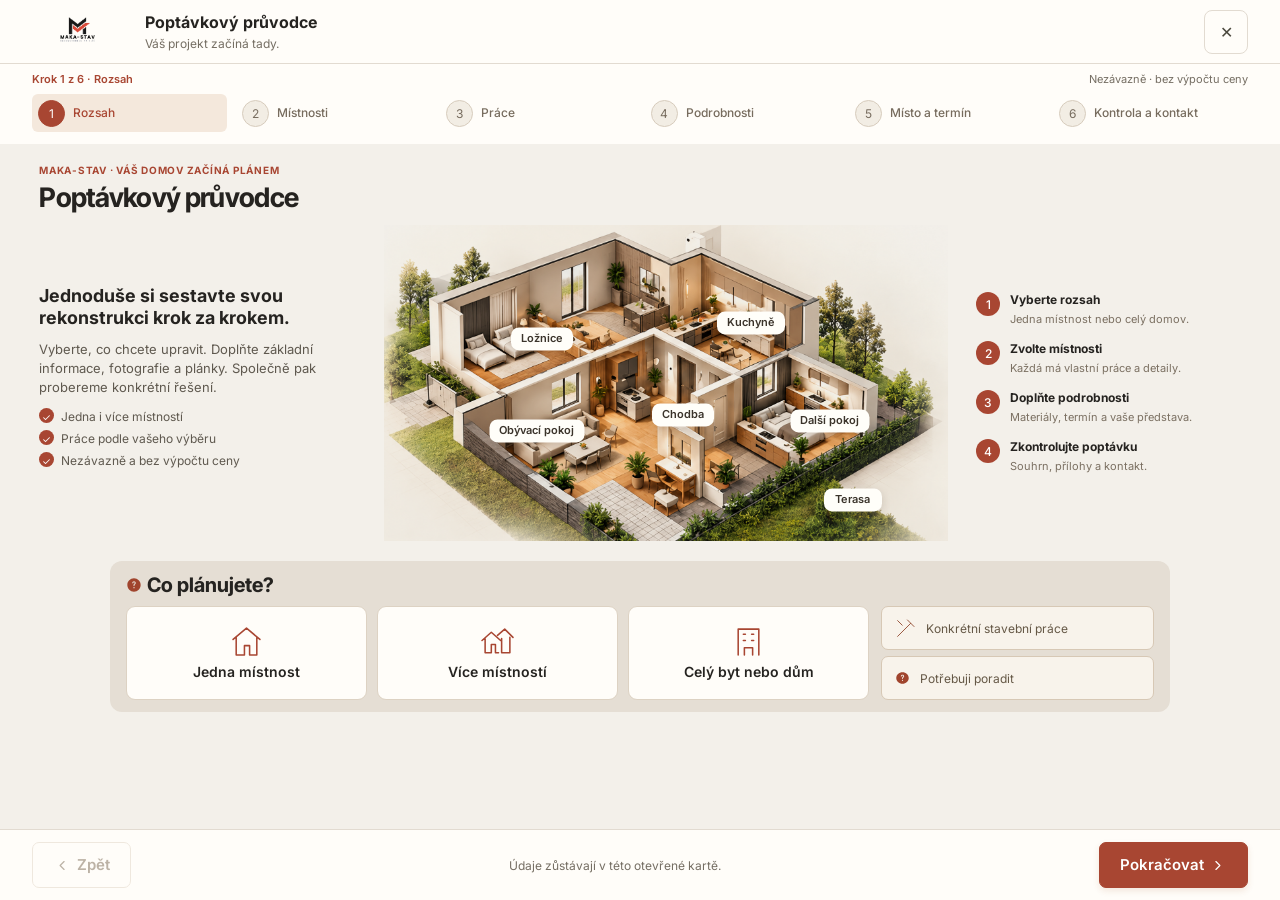
<file: poptavka/index.html>
<!doctype html><html lang="cs"><head><meta charset="utf-8"><meta name="viewport" content="width=device-width,initial-scale=1,viewport-fit=cover,interactive-widget=resizes-content"><meta name="robots" content="noindex,follow"><meta name="description" content="Sestavte nezávaznou poptávku rekonstrukce nebo stavebních prací krok za krokem. MAKA-STAV, Praha a okolí."><link rel="icon" href="../public/images/logos/maka-stav-light.png" type="image/png"><link rel="canonical" href="https://maka-stav-demo-rekonstrukce.shadowville.chatgpt.site/poptavka/"><meta property="og:type" content="website"><meta property="og:site_name" content="MAKA-STAV"><meta property="og:locale" content="cs_CZ"><meta property="og:title" content="Poptávkový průvodce | MAKA-STAV"><meta property="og:description" content="Připravte si zadání rekonstrukce nebo stavebních prací krok za krokem."><meta property="og:url" content="https://maka-stav-demo-rekonstrukce.shadowville.chatgpt.site/poptavka/"><meta property="og:image" content="https://maka-stav-demo-rekonstrukce.shadowville.chatgpt.site/public/images/share-rekonstrukce.jpg"><meta name="twitter:card" content="summary_large_image"><title>Poptávkový průvodce | MAKA-STAV</title><link rel="preconnect" href="https://fonts.googleapis.com"><link rel="preconnect" href="https://fonts.gstatic.com" crossorigin><link href="https://fonts.googleapis.com/css2?family=Inter:wght@400;500;600;700&family=Inter+Tight:wght@600;700;800&display=swap" rel="stylesheet"><link rel="stylesheet" href="wizard.css"><link rel="stylesheet" href="reference.css?revision=42"><script src="../content-data.js" defer></script><script type="module" src="wizard.mjs?revision=40"></script><link rel="stylesheet" href="mobile.css?revision=38"><link rel="stylesheet" href="../arrows.css?revision=39"><link rel="stylesheet" href="../questions.css?revision=40"></head><body>
<div class="app"><header><a href="../" aria-label="MAKA-STAV — úvod"><img src="../public/images/logos/maka-stav-light.png" alt="MAKA-STAV"></a><div class="app-title">Poptávkový průvodce<small>Váš projekt začíná tady.</small></div><button id="summary-toggle" class="quiet" aria-haspopup="dialog">Moje poptávka <span id="room-total">0</span></button><button id="close" class="icon-button" aria-label="Zavřít průvodce">✕</button></header>
<div class="progress"><div class="phase-label"><span id="phase-text">Krok 1 z 6</span><span>Nezávazně · bez výpočtu ceny</span></div><ol id="phases" aria-label="Fáze průvodce"></ol></div>
<div class="workspace"><main id="main"><div class="step-heading"><p class="eyebrow" id="step-context"></p><h1 id="step-title" tabindex="-1"><img class="question-mark" src="../public/icons/question-orange.svg" alt="" width="24" height="24"><span id="step-title-text">Co plánujete?</span></h1><p id="step-help"></p></div><form id="step-form" novalidate><div id="step-content"></div></form><p id="status" role="status" aria-live="polite"></p></main><aside class="desktop-summary" aria-label="Živý souhrn"><p class="eyebrow">VÁŠ PROJEKT</p><h2>Moje poptávka</h2><div id="summary"></div><p class="summary-note">Vyberete rozsah. My s vámi probereme řešení a další postup.</p></aside></div>
<footer><button id="back" class="quiet"><span class="chevron chevron--left" aria-hidden="true"></span> Zpět</button><span id="footer-note">Údaje zůstávají v této otevřené kartě.</span><button id="next" class="primary chevron-next" form="step-form" type="submit">Pokračovat</button></footer></div>
<dialog id="summary-dialog" aria-labelledby="summary-title"><div class="dialog-top"><h2 id="summary-title">Moje poptávka</h2><button id="summary-close" class="icon-button" aria-label="Zavřít souhrn">✕</button></div><div id="mobile-summary"></div></dialog><dialog id="confirm-dialog" aria-labelledby="confirm-title"><h2 id="confirm-title">Potvrdit změnu</h2><p id="confirm-message"></p><form method="dialog" class="confirm-actions"><button class="quiet" value="cancel" autofocus>Zrušit</button><button class="primary" value="yes">Potvrdit</button></form></dialog><dialog id="attachments-dialog" aria-labelledby="attachments-title"><div class="dialog-top"><h2 id="attachments-title">Všechny přílohy</h2><button class="icon-button" id="attachments-close" aria-label="Zavřít přílohy">✕</button></div><div class="attachments" id="all-attachments"></div></dialog><noscript>Průvodce vyžaduje JavaScript. Kontaktujte nás na <a href="mailto:makarastavby@gmail.com">makarastavby@gmail.com</a> nebo +420 728 479 591.</noscript></body></html>
</file>
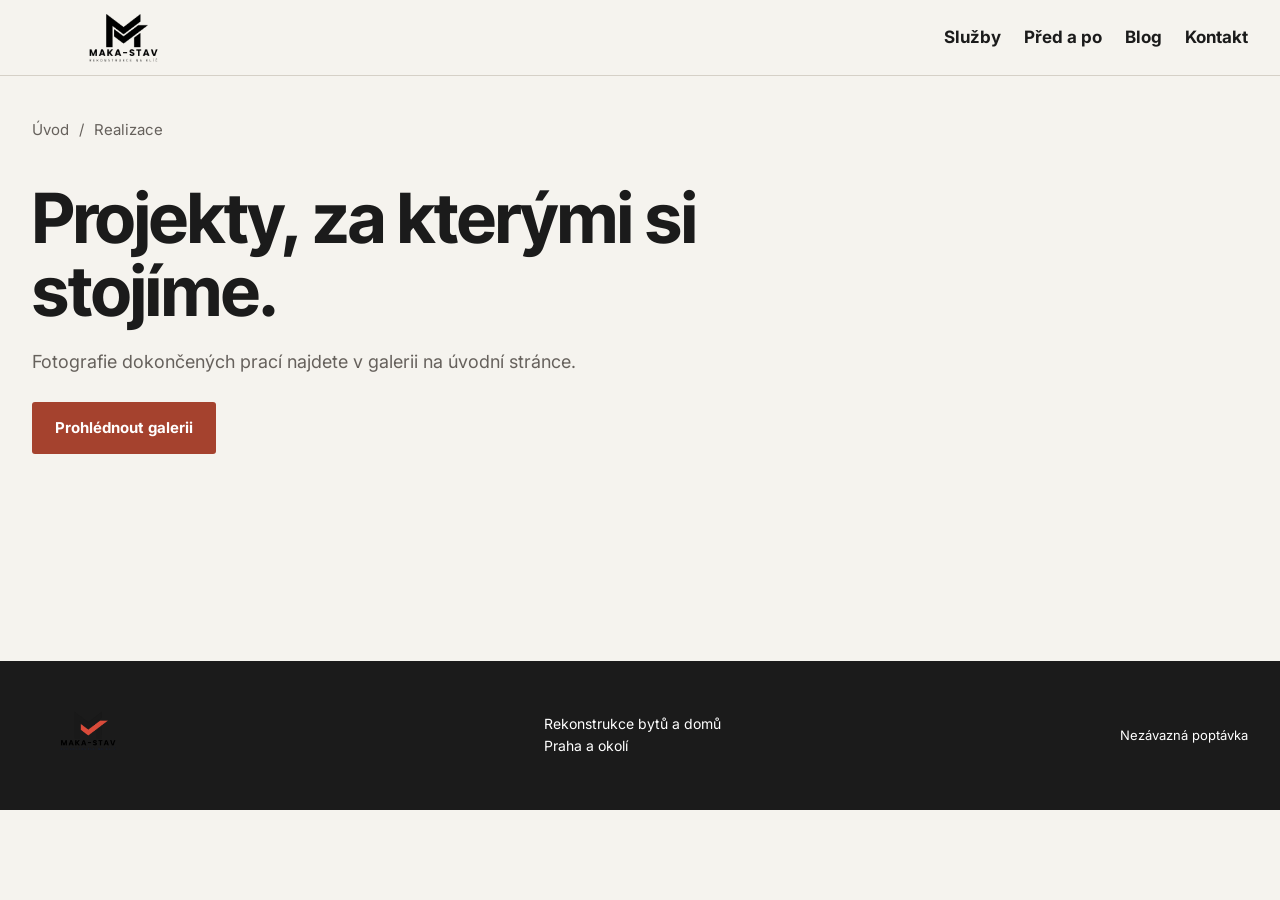
<file: realizace/index.html>
<!doctype html><html lang="cs"><head><meta charset="utf-8"><meta name="viewport" content="width=device-width,initial-scale=1"><meta name="theme-color" content="#f5f3ee"><meta name="robots" content="noindex,follow"><meta name="description" content="Ověřené realizace MAKA-STAV."><meta property="og:type" content="website"><meta property="og:title" content="Realizace | MAKA-STAV"><meta property="og:description" content="Ověřené realizace MAKA-STAV."><meta property="og:url" content="https://maka-stav-demo-rekonstrukce.shadowville.chatgpt.site/realizace/"><meta property="og:image" content="https://maka-stav-demo-rekonstrukce.shadowville.chatgpt.site/public/images/share-rekonstrukce.jpg"><meta property="og:locale" content="cs_CZ"><meta property="og:site_name" content="MAKA-STAV"><meta name="twitter:card" content="summary_large_image"><link rel="icon" href="../public/images/logos/maka-stav-light.png" type="image/png"><link rel="canonical" href="https://maka-stav-demo-rekonstrukce.shadowville.chatgpt.site/realizace/"><title>Realizace | MAKA-STAV</title><link rel="preconnect" href="https://fonts.googleapis.com"><link rel="preconnect" href="https://fonts.gstatic.com" crossorigin><link href="https://fonts.googleapis.com/css2?family=Inter:wght@400;500;600;700&family=Inter+Tight:wght@600;700;800&display=swap" rel="stylesheet"><link rel="stylesheet" href="../redesign.css"><link rel="stylesheet" href="../v3.css"><link rel="stylesheet" href="../content-pages.css"><link rel="stylesheet" href="../blog.css"></head><body><header class="site-header"><div class="header-inner container"><a class="brand" href="../" aria-label="MAKA-STAV – úvod"><img src="../public/images/logos/maka-stav-light.png" alt="MAKA-STAV"></a><nav class="content-nav" aria-label="Navigace"><a href="../#sluzby">Služby</a><a href="../#ukazky">Před a po</a><a href="../blog/">Blog</a><a href="../#kontakt">Kontakt</a></nav></div></header><main class="container content-page"><nav class="breadcrumb" aria-label="Drobečková navigace"><a href="../">Úvod</a><span aria-hidden="true">/</span><span>Realizace</span></nav><h1>Projekty, za kterými si stojíme.</h1><p class="content-empty">Fotografie dokončených prací najdete v galerii na úvodní stránce.</p><a class="button button-primary" href="../#galerie">Prohlédnout galerii</a></main><footer class="site-footer"><div class="container footer-inner"><a href="../"><img src="../public/images/logos/maka-stav-light.png" alt="MAKA-STAV"></a><p>Rekonstrukce bytů a domů<br>Praha a okolí</p><a href="../#poptavka">Nezávazná poptávka</a></div></footer></body></html>
</file>
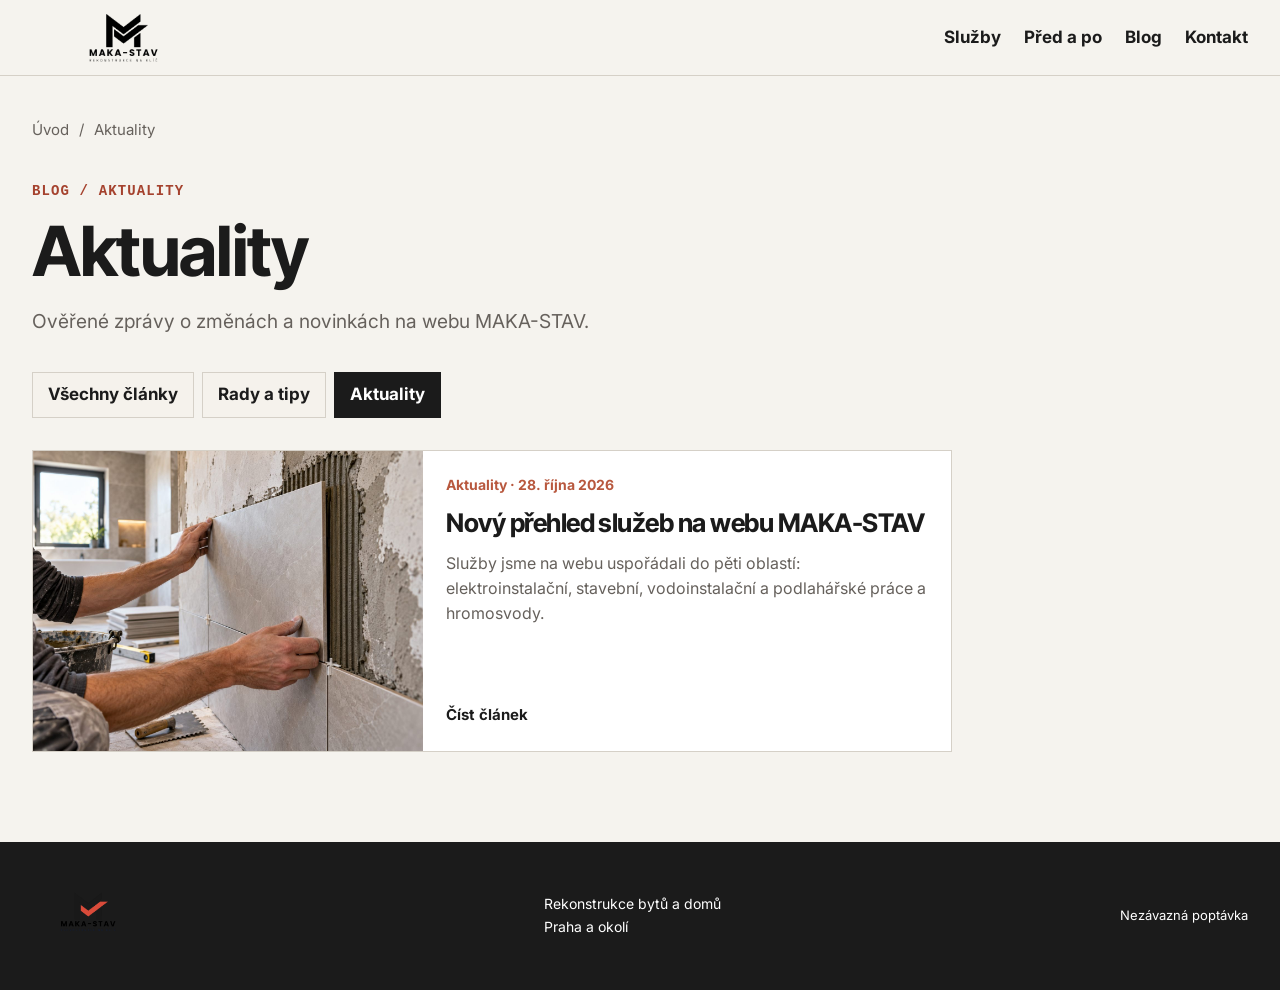
<file: blog/aktuality/index.html>
<!doctype html><html lang="cs"><head><meta charset="utf-8"><meta name="viewport" content="width=device-width,initial-scale=1"><meta name="theme-color" content="#f5f3ee"><meta name="robots" content="noindex,follow"><meta name="description" content="Ověřené zprávy o změnách a novinkách na webu MAKA-STAV."><meta property="og:type" content="website"><meta property="og:title" content="Aktuality | MAKA-STAV"><meta property="og:description" content="Ověřené zprávy o změnách a novinkách na webu MAKA-STAV."><meta property="og:url" content="https://maka-stav-demo-rekonstrukce.shadowville.chatgpt.site/blog/aktuality/"><meta property="og:image" content="https://maka-stav-demo-rekonstrukce.shadowville.chatgpt.site/public/images/share-rekonstrukce.jpg"><meta property="og:locale" content="cs_CZ"><meta property="og:site_name" content="MAKA-STAV"><meta name="twitter:card" content="summary_large_image"><link rel="icon" href="../../public/images/logos/maka-stav-light.png" type="image/png"><link rel="canonical" href="https://maka-stav-demo-rekonstrukce.shadowville.chatgpt.site/blog/aktuality/"><title>Aktuality | MAKA-STAV</title><link rel="preconnect" href="https://fonts.googleapis.com"><link rel="preconnect" href="https://fonts.gstatic.com" crossorigin><link href="https://fonts.googleapis.com/css2?family=Inter:wght@400;500;600;700&family=Inter+Tight:wght@600;700;800&display=swap" rel="stylesheet"><link rel="stylesheet" href="../../redesign.css"><link rel="stylesheet" href="../../v3.css"><link rel="stylesheet" href="../../content-pages.css"><link rel="stylesheet" href="../../blog.css"></head><body><header class="site-header"><div class="header-inner container"><a class="brand" href="../../" aria-label="MAKA-STAV – úvod"><img src="../../public/images/logos/maka-stav-light.png" alt="MAKA-STAV"></a><nav class="content-nav" aria-label="Navigace"><a href="../../#sluzby">Služby</a><a href="../../#ukazky">Před a po</a><a href="../../blog/">Blog</a><a href="../../#kontakt">Kontakt</a></nav></div></header><main class="container content-page"><nav class="breadcrumb" aria-label="Drobečková navigace"><a href="../../">Úvod</a><span aria-hidden="true">/</span><span>Aktuality</span></nav><div class="content-intro"><p class="content-kicker">BLOG / Aktuality</p><h1>Aktuality</h1><p>Ověřené zprávy o změnách a novinkách na webu MAKA-STAV.</p></div><nav class="content-tabs" aria-label="Kategorie blogu"><a href="../">Všechny články</a><a  href="../rady-a-tipy/">Rady a tipy</a><a class="is-current" aria-current="page" href="../aktuality/">Aktuality</a></nav><div class="content-card-grid single"><a class="content-card" href="../novy-prehled-sluzeb-maka-stav/"><img src="../../public/images/services/stavebni-prace.jpg" alt="fotografie stavebních prací v interiéru" loading="lazy"><div class="content-card-body"><span>Aktuality · <time datetime="2026-10-28">28. října 2026</time></span><h2>Nový přehled služeb na webu MAKA-STAV</h2><p>Služby jsme na webu uspořádali do pěti oblastí: elektroinstalační, stavební, vodoinstalační a podlahářské práce a hromosvody.</p><b aria-hidden="true">Číst článek</b></div></a></div></main><footer class="site-footer"><div class="container footer-inner"><a href="../../"><img src="../../public/images/logos/maka-stav-light.png" alt="MAKA-STAV"></a><p>Rekonstrukce bytů a domů<br>Praha a okolí</p><a href="../../#poptavka">Nezávazná poptávka</a></div></footer></body></html>
</file>
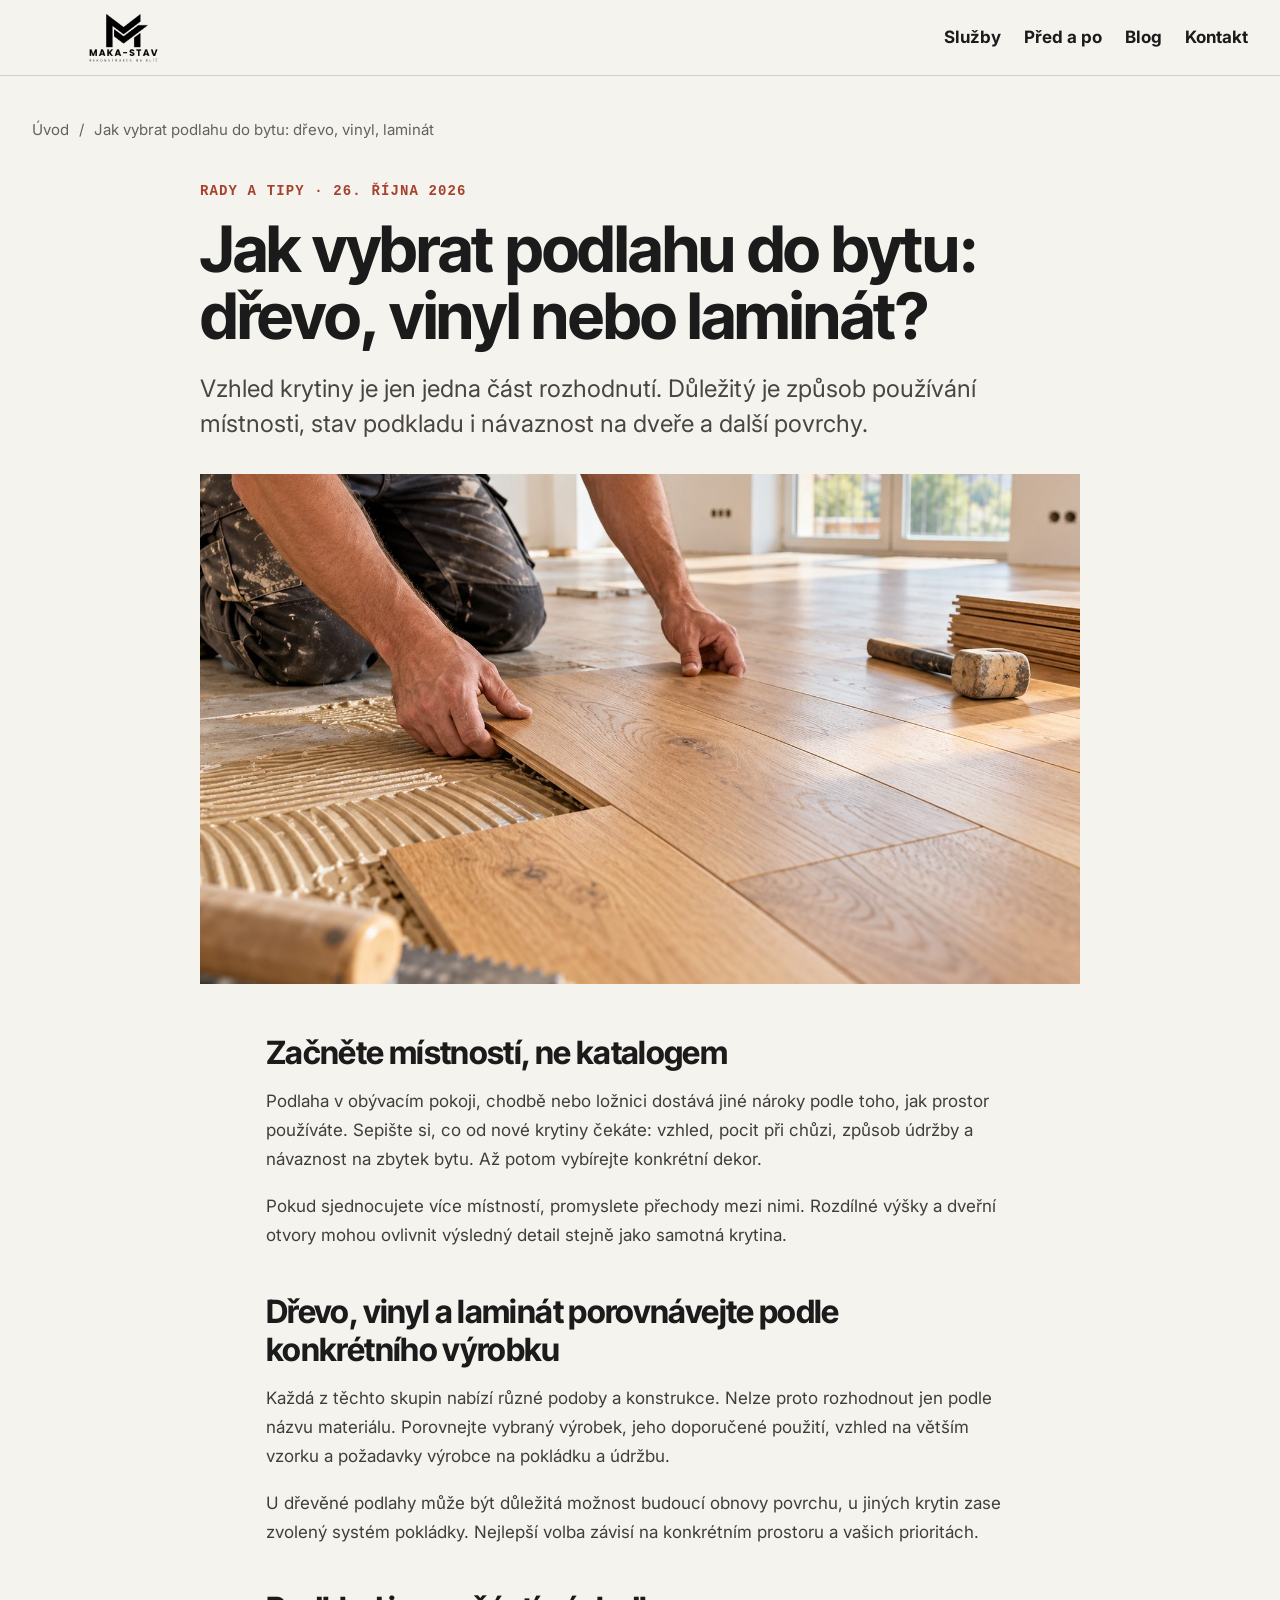
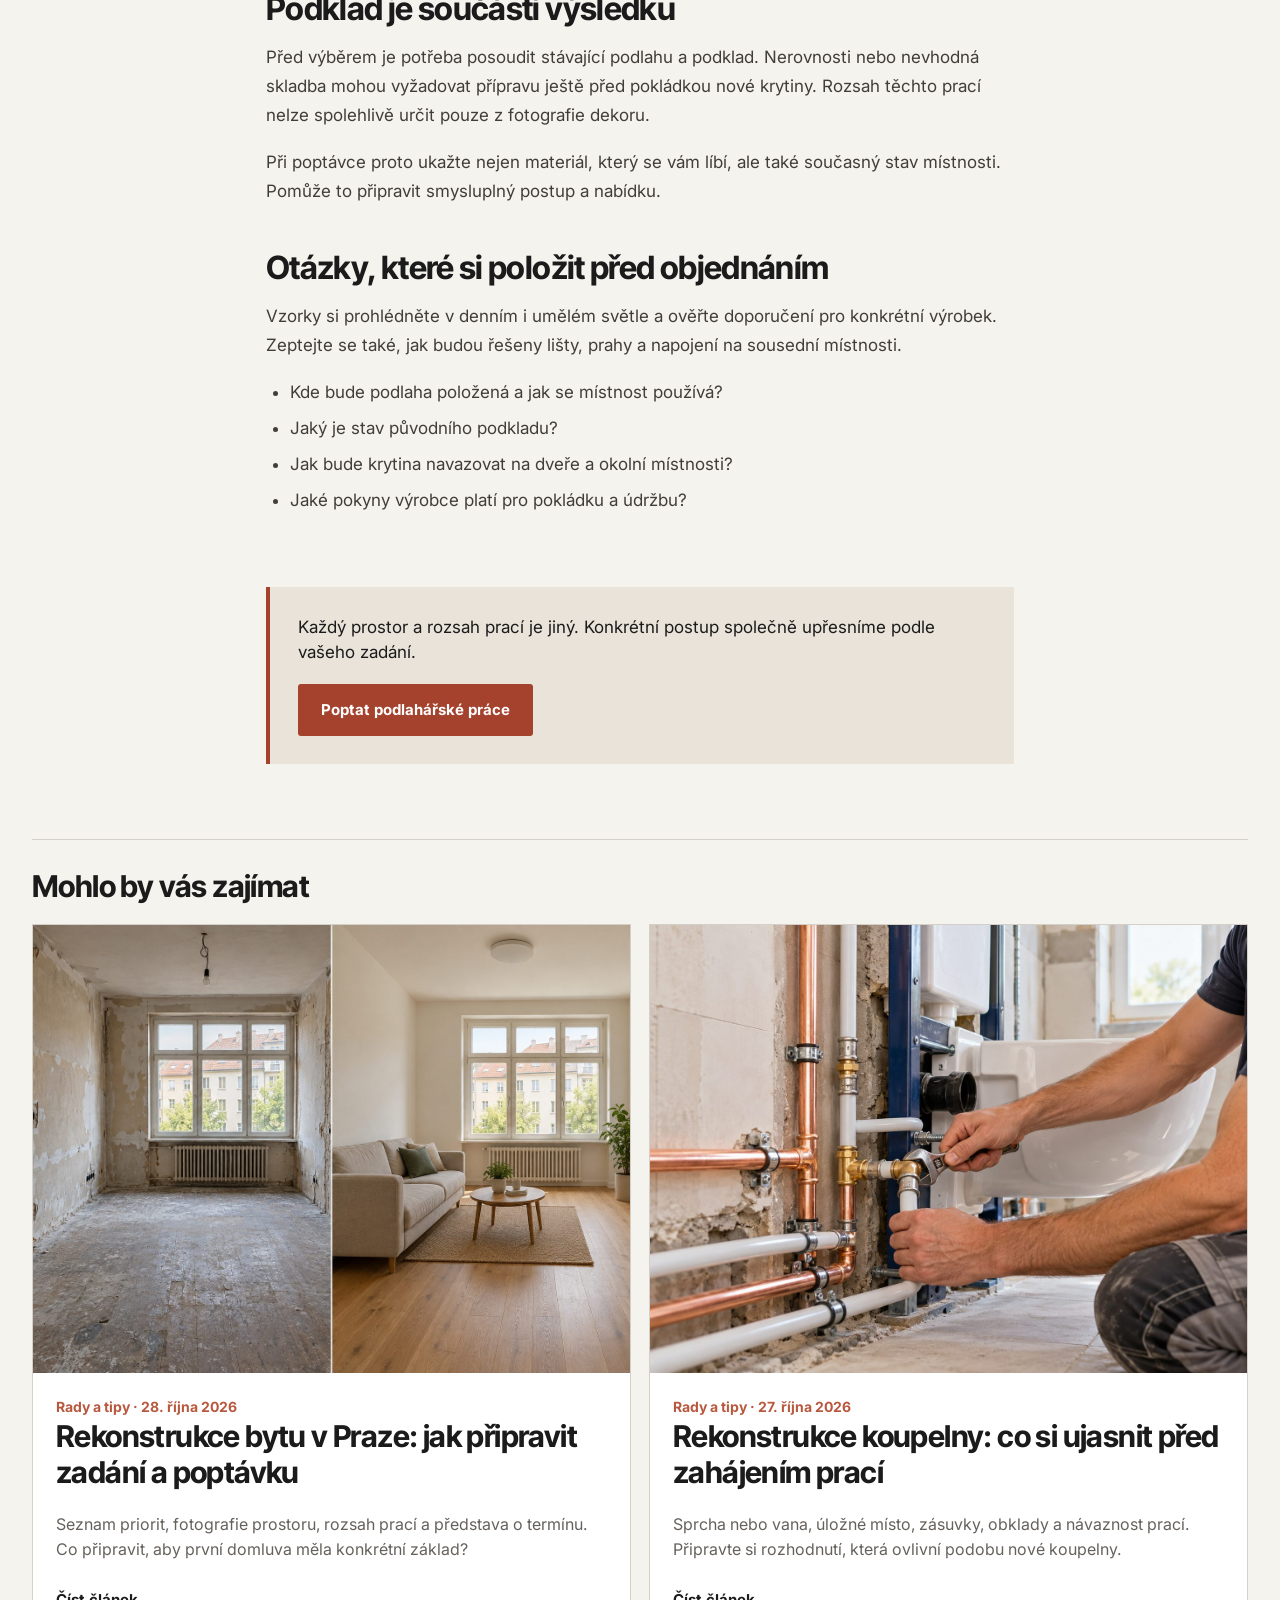
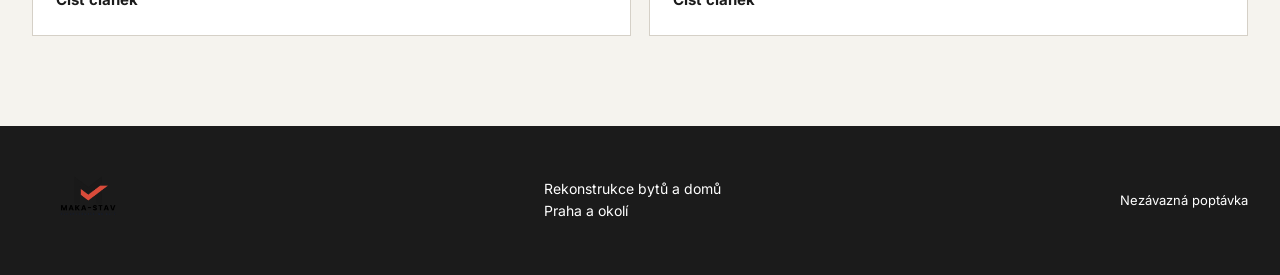
<file: blog/jak-vybrat-podlahu-do-bytu/index.html>
<!doctype html><html lang="cs"><head><meta charset="utf-8"><meta name="viewport" content="width=device-width,initial-scale=1"><meta name="theme-color" content="#f5f3ee"><meta name="robots" content="noindex,follow"><meta name="description" content="Na co se ptát při výběru nové podlahy do bytu a proč je důležité posoudit i stav podkladu."><meta property="og:type" content="article"><meta property="og:title" content="Jak vybrat podlahu do bytu: dřevo, vinyl, laminát | MAKA-STAV"><meta property="og:description" content="Na co se ptát při výběru nové podlahy do bytu a proč je důležité posoudit i stav podkladu."><meta property="og:url" content="https://maka-stav-demo-rekonstrukce.shadowville.chatgpt.site/blog/jak-vybrat-podlahu-do-bytu/"><meta property="og:image" content="https://maka-stav-demo-rekonstrukce.shadowville.chatgpt.site/public/images/services/podlaharske-prace.jpg"><meta property="og:locale" content="cs_CZ"><meta property="og:site_name" content="MAKA-STAV"><meta name="twitter:card" content="summary_large_image"><meta property="article:published_time" content="2026-10-26"><script type="application/ld+json">{"@context":"https://schema.org","@type":"BlogPosting","headline":"Jak vybrat podlahu do bytu: dřevo, vinyl nebo laminát?","description":"Na co se ptát při výběru nové podlahy do bytu a proč je důležité posoudit i stav podkladu.","image":"https://maka-stav-demo-rekonstrukce.shadowville.chatgpt.site/public/images/services/podlaharske-prace.jpg","datePublished":"2026-10-26","inLanguage":"cs-CZ","mainEntityOfPage":"https://maka-stav-demo-rekonstrukce.shadowville.chatgpt.site/blog/jak-vybrat-podlahu-do-bytu/","author":{"@type":"Organization","name":"MAKA-STAV","url":"https://maka-stav-demo-rekonstrukce.shadowville.chatgpt.site/"},"publisher":{"@type":"Organization","name":"MAKA-STAV","url":"https://maka-stav-demo-rekonstrukce.shadowville.chatgpt.site/"}}</script><link rel="icon" href="../../public/images/logos/maka-stav-light.png" type="image/png"><link rel="canonical" href="https://maka-stav-demo-rekonstrukce.shadowville.chatgpt.site/blog/jak-vybrat-podlahu-do-bytu/"><title>Jak vybrat podlahu do bytu: dřevo, vinyl, laminát | MAKA-STAV</title><link rel="preconnect" href="https://fonts.googleapis.com"><link rel="preconnect" href="https://fonts.gstatic.com" crossorigin><link href="https://fonts.googleapis.com/css2?family=Inter:wght@400;500;600;700&family=Inter+Tight:wght@600;700;800&display=swap" rel="stylesheet"><link rel="stylesheet" href="../../redesign.css"><link rel="stylesheet" href="../../v3.css"><link rel="stylesheet" href="../../content-pages.css"><link rel="stylesheet" href="../../blog.css"></head><body><header class="site-header"><div class="header-inner container"><a class="brand" href="../../" aria-label="MAKA-STAV – úvod"><img src="../../public/images/logos/maka-stav-light.png" alt="MAKA-STAV"></a><nav class="content-nav" aria-label="Navigace"><a href="../../#sluzby">Služby</a><a href="../../#ukazky">Před a po</a><a href="../../blog/">Blog</a><a href="../../#kontakt">Kontakt</a></nav></div></header><main class="container content-page"><nav class="breadcrumb" aria-label="Drobečková navigace"><a href="../../">Úvod</a><span aria-hidden="true">/</span><span>Jak vybrat podlahu do bytu: dřevo, vinyl, laminát</span></nav><article class="content-article"><p class="content-kicker">Rady a tipy · <time datetime="2026-10-26">26. října 2026</time></p><h1>Jak vybrat podlahu do bytu: dřevo, vinyl nebo laminát?</h1><p class="content-lead">Vzhled krytiny je jen jedna část rozhodnutí. Důležitý je způsob používání místnosti, stav podkladu i návaznost na dveře a další povrchy.</p><figure class="content-article-photo"><img src="../../public/images/services/podlaharske-prace.jpg" alt="fotografie pokládky dřevěné podlahy"></figure><div class="content-article-body"><section><h2>Začněte místností, ne katalogem</h2><p>Podlaha v obývacím pokoji, chodbě nebo ložnici dostává jiné nároky podle toho, jak prostor používáte. Sepište si, co od nové krytiny čekáte: vzhled, pocit při chůzi, způsob údržby a návaznost na zbytek bytu. Až potom vybírejte konkrétní dekor.</p><p>Pokud sjednocujete více místností, promyslete přechody mezi nimi. Rozdílné výšky a dveřní otvory mohou ovlivnit výsledný detail stejně jako samotná krytina.</p></section><section><h2>Dřevo, vinyl a laminát porovnávejte podle konkrétního výrobku</h2><p>Každá z těchto skupin nabízí různé podoby a konstrukce. Nelze proto rozhodnout jen podle názvu materiálu. Porovnejte vybraný výrobek, jeho doporučené použití, vzhled na větším vzorku a požadavky výrobce na pokládku a údržbu.</p><p>U dřevěné podlahy může být důležitá možnost budoucí obnovy povrchu, u jiných krytin zase zvolený systém pokládky. Nejlepší volba závisí na konkrétním prostoru a vašich prioritách.</p></section><section><h2>Podklad je součástí výsledku</h2><p>Před výběrem je potřeba posoudit stávající podlahu a podklad. Nerovnosti nebo nevhodná skladba mohou vyžadovat přípravu ještě před pokládkou nové krytiny. Rozsah těchto prací nelze spolehlivě určit pouze z fotografie dekoru.</p><p>Při poptávce proto ukažte nejen materiál, který se vám líbí, ale také současný stav místnosti. Pomůže to připravit smysluplný postup a nabídku.</p></section><section><h2>Otázky, které si položit před objednáním</h2><p>Vzorky si prohlédněte v denním i umělém světle a ověřte doporučení pro konkrétní výrobek. Zeptejte se také, jak budou řešeny lišty, prahy a napojení na sousední místnosti.</p><ul><li>Kde bude podlaha položená a jak se místnost používá?</li><li>Jaký je stav původního podkladu?</li><li>Jak bude krytina navazovat na dveře a okolní místnosti?</li><li>Jaké pokyny výrobce platí pro pokládku a údržbu?</li></ul></section></div><div class="content-article-cta"><p>Každý prostor a rozsah prací je jiný. Konkrétní postup společně upřesníme podle vašeho zadání.</p><a class="button button-primary" href="../../poptavka/">Poptat podlahářské práce</a></div></article><aside class="content-related" aria-label="Další články"><h2>Mohlo by vás zajímat</h2><div class="content-card-grid"><a class="content-card" href="../rekonstrukce-bytu-praha-jak-pripravit-poptavku/"><img src="../../public/images/references/demo-living-pair.jpg" alt="vizualizace proměny obytného prostoru" loading="lazy"><div class="content-card-body"><span>Rady a tipy · <time datetime="2026-10-28">28. října 2026</time></span><h2>Rekonstrukce bytu v Praze: jak připravit zadání a poptávku</h2><p>Seznam priorit, fotografie prostoru, rozsah prací a představa o termínu. Co připravit, aby první domluva měla konkrétní základ?</p><b aria-hidden="true">Číst článek</b></div></a><a class="content-card" href="../rekonstrukce-koupelny-co-si-ujasnit/"><img src="../../public/images/services/vodoinstalace.jpg" alt="fotografie montáže rozvodů a sanitárního vybavení" loading="lazy"><div class="content-card-body"><span>Rady a tipy · <time datetime="2026-10-27">27. října 2026</time></span><h2>Rekonstrukce koupelny: co si ujasnit před zahájením prací</h2><p>Sprcha nebo vana, úložné místo, zásuvky, obklady a návaznost prací. Připravte si rozhodnutí, která ovlivní podobu nové koupelny.</p><b aria-hidden="true">Číst článek</b></div></a></div></aside></main><footer class="site-footer"><div class="container footer-inner"><a href="../../"><img src="../../public/images/logos/maka-stav-light.png" alt="MAKA-STAV"></a><p>Rekonstrukce bytů a domů<br>Praha a okolí</p><a href="../../#poptavka">Nezávazná poptávka</a></div></footer></body></html>
</file>
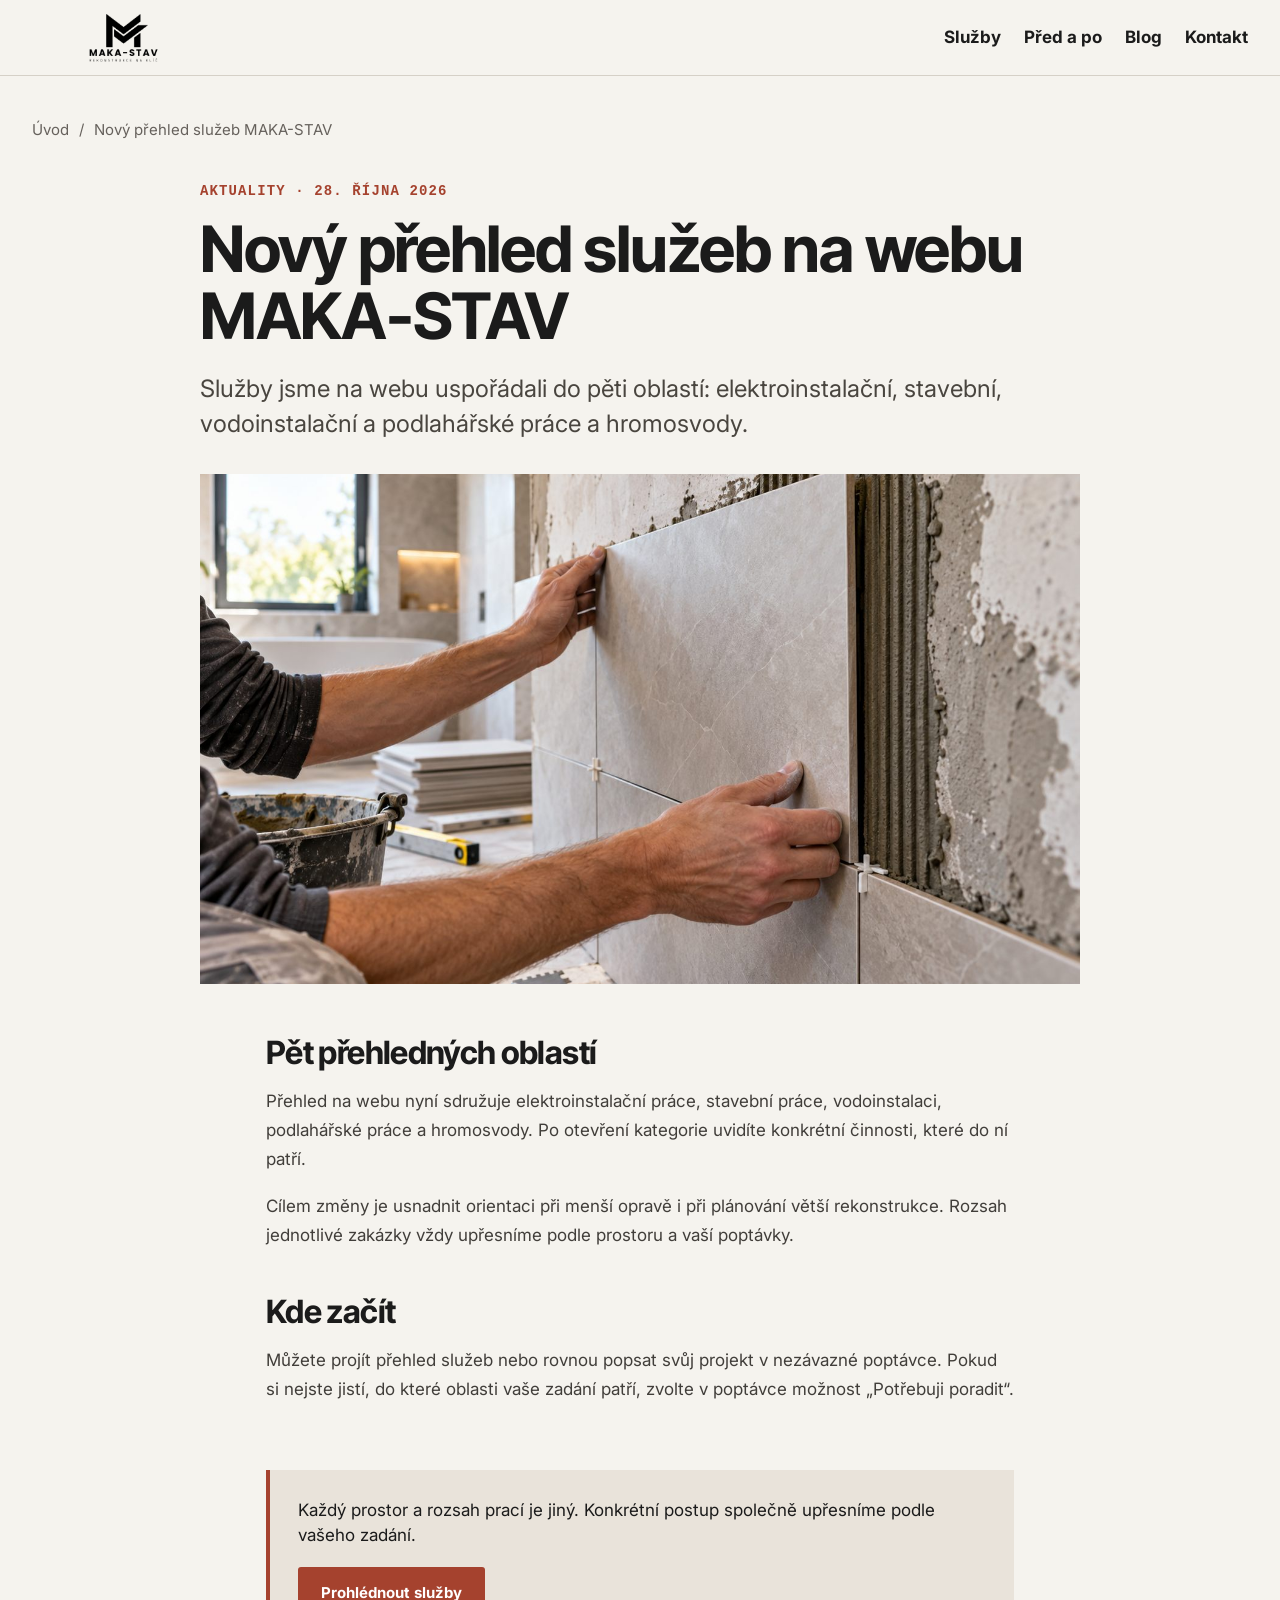
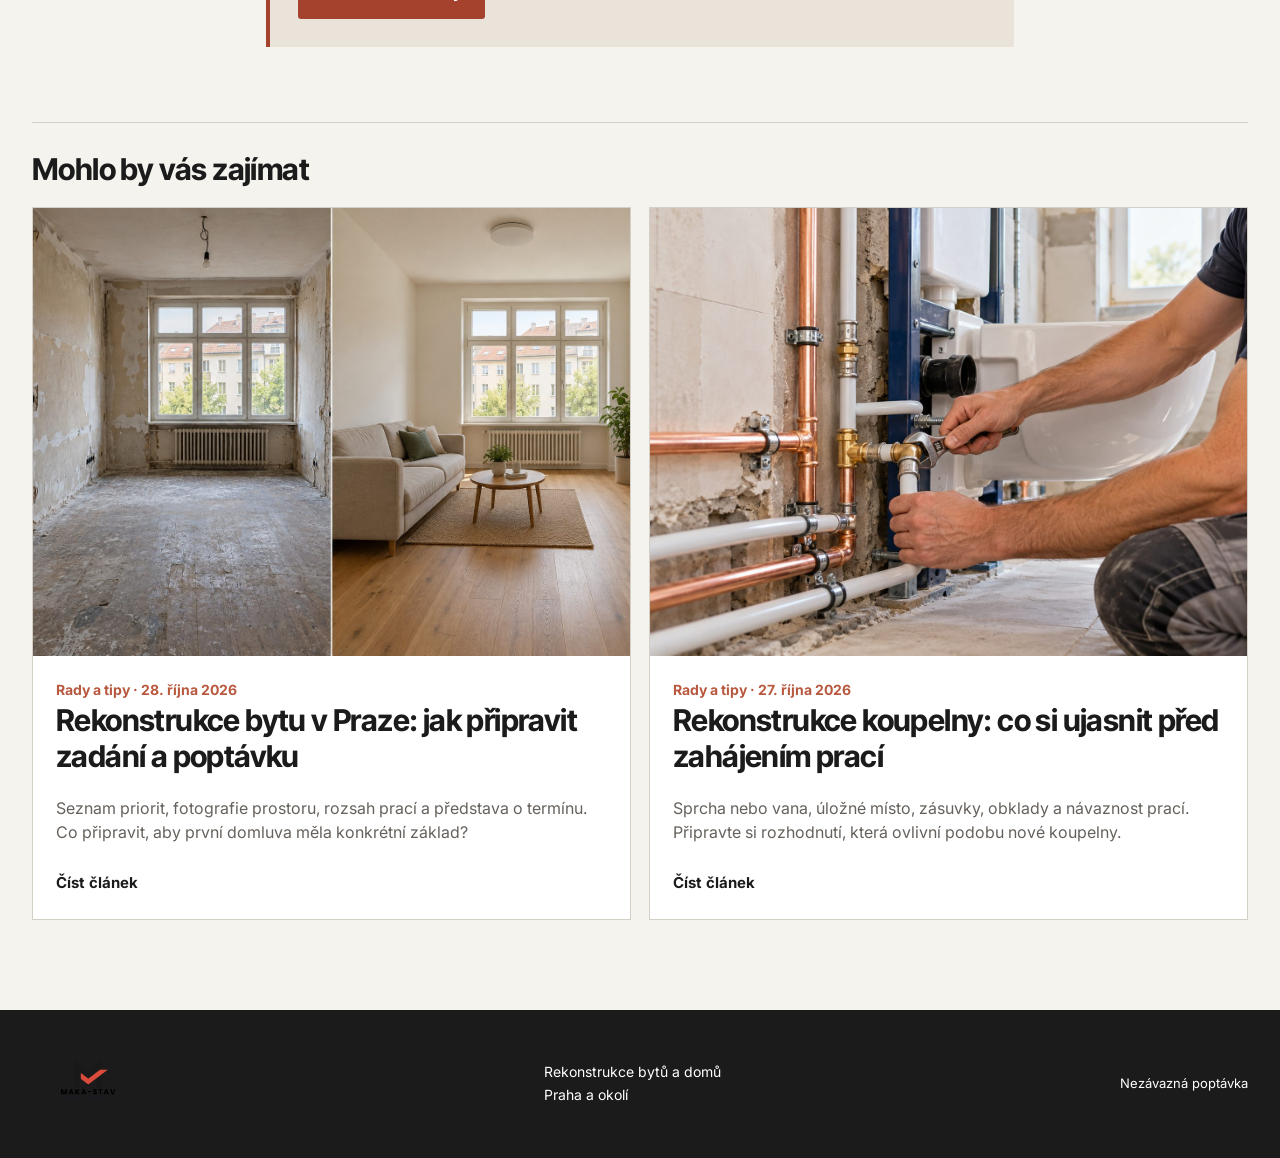
<file: blog/novy-prehled-sluzeb-maka-stav/index.html>
<!doctype html><html lang="cs"><head><meta charset="utf-8"><meta name="viewport" content="width=device-width,initial-scale=1"><meta name="theme-color" content="#f5f3ee"><meta name="robots" content="noindex,follow"><meta name="description" content="Na webu MAKA-STAV je nyní přehled pěti hlavních kategorií prací a jejich konkrétního rozsahu."><meta property="og:type" content="article"><meta property="og:title" content="Nový přehled služeb MAKA-STAV | MAKA-STAV"><meta property="og:description" content="Na webu MAKA-STAV je nyní přehled pěti hlavních kategorií prací a jejich konkrétního rozsahu."><meta property="og:url" content="https://maka-stav-demo-rekonstrukce.shadowville.chatgpt.site/blog/novy-prehled-sluzeb-maka-stav/"><meta property="og:image" content="https://maka-stav-demo-rekonstrukce.shadowville.chatgpt.site/public/images/services/stavebni-prace.jpg"><meta property="og:locale" content="cs_CZ"><meta property="og:site_name" content="MAKA-STAV"><meta name="twitter:card" content="summary_large_image"><meta property="article:published_time" content="2026-10-28"><script type="application/ld+json">{"@context":"https://schema.org","@type":"BlogPosting","headline":"Nový přehled služeb na webu MAKA-STAV","description":"Na webu MAKA-STAV je nyní přehled pěti hlavních kategorií prací a jejich konkrétního rozsahu.","image":"https://maka-stav-demo-rekonstrukce.shadowville.chatgpt.site/public/images/services/stavebni-prace.jpg","datePublished":"2026-10-28","inLanguage":"cs-CZ","mainEntityOfPage":"https://maka-stav-demo-rekonstrukce.shadowville.chatgpt.site/blog/novy-prehled-sluzeb-maka-stav/","author":{"@type":"Organization","name":"MAKA-STAV","url":"https://maka-stav-demo-rekonstrukce.shadowville.chatgpt.site/"},"publisher":{"@type":"Organization","name":"MAKA-STAV","url":"https://maka-stav-demo-rekonstrukce.shadowville.chatgpt.site/"}}</script><link rel="icon" href="../../public/images/logos/maka-stav-light.png" type="image/png"><link rel="canonical" href="https://maka-stav-demo-rekonstrukce.shadowville.chatgpt.site/blog/novy-prehled-sluzeb-maka-stav/"><title>Nový přehled služeb MAKA-STAV | MAKA-STAV</title><link rel="preconnect" href="https://fonts.googleapis.com"><link rel="preconnect" href="https://fonts.gstatic.com" crossorigin><link href="https://fonts.googleapis.com/css2?family=Inter:wght@400;500;600;700&family=Inter+Tight:wght@600;700;800&display=swap" rel="stylesheet"><link rel="stylesheet" href="../../redesign.css"><link rel="stylesheet" href="../../v3.css"><link rel="stylesheet" href="../../content-pages.css"><link rel="stylesheet" href="../../blog.css"></head><body><header class="site-header"><div class="header-inner container"><a class="brand" href="../../" aria-label="MAKA-STAV – úvod"><img src="../../public/images/logos/maka-stav-light.png" alt="MAKA-STAV"></a><nav class="content-nav" aria-label="Navigace"><a href="../../#sluzby">Služby</a><a href="../../#ukazky">Před a po</a><a href="../../blog/">Blog</a><a href="../../#kontakt">Kontakt</a></nav></div></header><main class="container content-page"><nav class="breadcrumb" aria-label="Drobečková navigace"><a href="../../">Úvod</a><span aria-hidden="true">/</span><span>Nový přehled služeb MAKA-STAV</span></nav><article class="content-article"><p class="content-kicker">Aktuality · <time datetime="2026-10-28">28. října 2026</time></p><h1>Nový přehled služeb na webu MAKA-STAV</h1><p class="content-lead">Služby jsme na webu uspořádali do pěti oblastí: elektroinstalační, stavební, vodoinstalační a podlahářské práce a hromosvody.</p><figure class="content-article-photo"><img src="../../public/images/services/stavebni-prace.jpg" alt="fotografie stavebních prací v interiéru"></figure><div class="content-article-body"><section><h2>Pět přehledných oblastí</h2><p>Přehled na webu nyní sdružuje elektroinstalační práce, stavební práce, vodoinstalaci, podlahářské práce a hromosvody. Po otevření kategorie uvidíte konkrétní činnosti, které do ní patří.</p><p>Cílem změny je usnadnit orientaci při menší opravě i při plánování větší rekonstrukce. Rozsah jednotlivé zakázky vždy upřesníme podle prostoru a vaší poptávky.</p></section><section><h2>Kde začít</h2><p>Můžete projít přehled služeb nebo rovnou popsat svůj projekt v nezávazné poptávce. Pokud si nejste jistí, do které oblasti vaše zadání patří, zvolte v poptávce možnost „Potřebuji poradit“.</p></section></div><div class="content-article-cta"><p>Každý prostor a rozsah prací je jiný. Konkrétní postup společně upřesníme podle vašeho zadání.</p><a class="button button-primary" href="../../#sluzby">Prohlédnout služby</a></div></article><aside class="content-related" aria-label="Další články"><h2>Mohlo by vás zajímat</h2><div class="content-card-grid"><a class="content-card" href="../rekonstrukce-bytu-praha-jak-pripravit-poptavku/"><img src="../../public/images/references/demo-living-pair.jpg" alt="vizualizace proměny obytného prostoru" loading="lazy"><div class="content-card-body"><span>Rady a tipy · <time datetime="2026-10-28">28. října 2026</time></span><h2>Rekonstrukce bytu v Praze: jak připravit zadání a poptávku</h2><p>Seznam priorit, fotografie prostoru, rozsah prací a představa o termínu. Co připravit, aby první domluva měla konkrétní základ?</p><b aria-hidden="true">Číst článek</b></div></a><a class="content-card" href="../rekonstrukce-koupelny-co-si-ujasnit/"><img src="../../public/images/services/vodoinstalace.jpg" alt="fotografie montáže rozvodů a sanitárního vybavení" loading="lazy"><div class="content-card-body"><span>Rady a tipy · <time datetime="2026-10-27">27. října 2026</time></span><h2>Rekonstrukce koupelny: co si ujasnit před zahájením prací</h2><p>Sprcha nebo vana, úložné místo, zásuvky, obklady a návaznost prací. Připravte si rozhodnutí, která ovlivní podobu nové koupelny.</p><b aria-hidden="true">Číst článek</b></div></a></div></aside></main><footer class="site-footer"><div class="container footer-inner"><a href="../../"><img src="../../public/images/logos/maka-stav-light.png" alt="MAKA-STAV"></a><p>Rekonstrukce bytů a domů<br>Praha a okolí</p><a href="../../#poptavka">Nezávazná poptávka</a></div></footer></body></html>
</file>
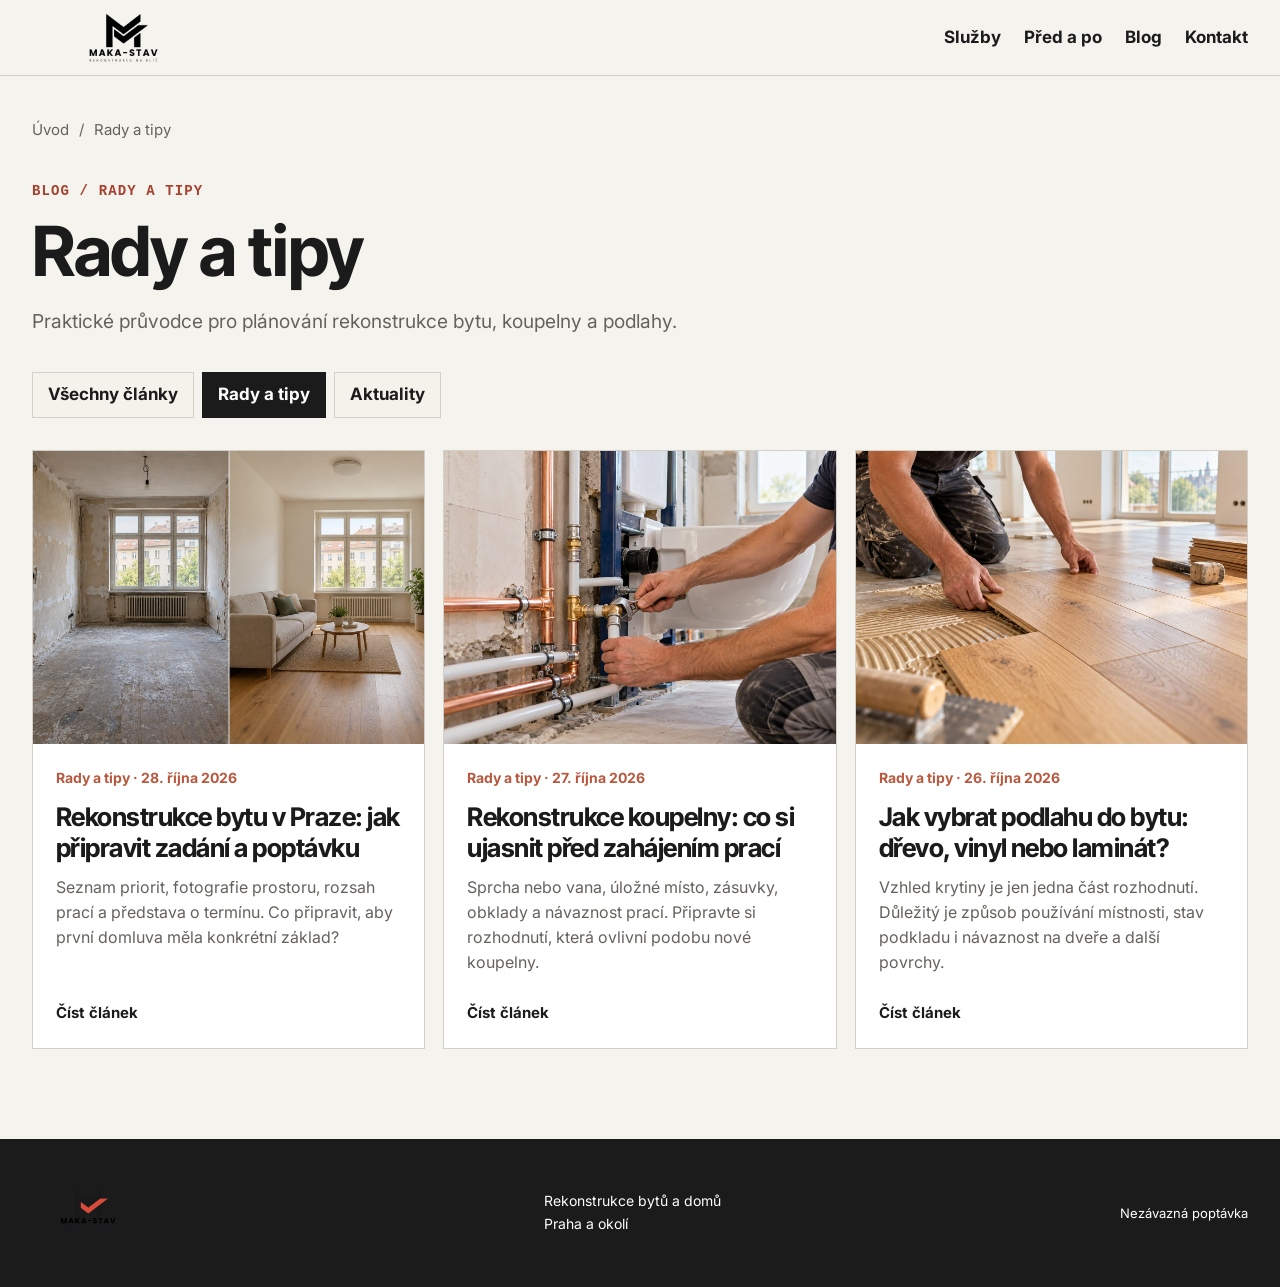
<file: blog/rady-a-tipy/index.html>
<!doctype html><html lang="cs"><head><meta charset="utf-8"><meta name="viewport" content="width=device-width,initial-scale=1"><meta name="theme-color" content="#f5f3ee"><meta name="robots" content="noindex,follow"><meta name="description" content="Praktické průvodce pro plánování rekonstrukce bytu, koupelny a podlahy."><meta property="og:type" content="website"><meta property="og:title" content="Rady a tipy | MAKA-STAV"><meta property="og:description" content="Praktické průvodce pro plánování rekonstrukce bytu, koupelny a podlahy."><meta property="og:url" content="https://maka-stav-demo-rekonstrukce.shadowville.chatgpt.site/blog/rady-a-tipy/"><meta property="og:image" content="https://maka-stav-demo-rekonstrukce.shadowville.chatgpt.site/public/images/share-rekonstrukce.jpg"><meta property="og:locale" content="cs_CZ"><meta property="og:site_name" content="MAKA-STAV"><meta name="twitter:card" content="summary_large_image"><link rel="icon" href="../../public/images/logos/maka-stav-light.png" type="image/png"><link rel="canonical" href="https://maka-stav-demo-rekonstrukce.shadowville.chatgpt.site/blog/rady-a-tipy/"><title>Rady a tipy | MAKA-STAV</title><link rel="preconnect" href="https://fonts.googleapis.com"><link rel="preconnect" href="https://fonts.gstatic.com" crossorigin><link href="https://fonts.googleapis.com/css2?family=Inter:wght@400;500;600;700&family=Inter+Tight:wght@600;700;800&display=swap" rel="stylesheet"><link rel="stylesheet" href="../../redesign.css"><link rel="stylesheet" href="../../v3.css"><link rel="stylesheet" href="../../content-pages.css"><link rel="stylesheet" href="../../blog.css"></head><body><header class="site-header"><div class="header-inner container"><a class="brand" href="../../" aria-label="MAKA-STAV – úvod"><img src="../../public/images/logos/maka-stav-light.png" alt="MAKA-STAV"></a><nav class="content-nav" aria-label="Navigace"><a href="../../#sluzby">Služby</a><a href="../../#ukazky">Před a po</a><a href="../../blog/">Blog</a><a href="../../#kontakt">Kontakt</a></nav></div></header><main class="container content-page"><nav class="breadcrumb" aria-label="Drobečková navigace"><a href="../../">Úvod</a><span aria-hidden="true">/</span><span>Rady a tipy</span></nav><div class="content-intro"><p class="content-kicker">BLOG / Rady a tipy</p><h1>Rady a tipy</h1><p>Praktické průvodce pro plánování rekonstrukce bytu, koupelny a podlahy.</p></div><nav class="content-tabs" aria-label="Kategorie blogu"><a href="../">Všechny články</a><a class="is-current" aria-current="page" href="../rady-a-tipy/">Rady a tipy</a><a  href="../aktuality/">Aktuality</a></nav><div class="content-card-grid "><a class="content-card" href="../rekonstrukce-bytu-praha-jak-pripravit-poptavku/"><img src="../../public/images/references/demo-living-pair.jpg" alt="vizualizace proměny obytného prostoru" loading="lazy"><div class="content-card-body"><span>Rady a tipy · <time datetime="2026-10-28">28. října 2026</time></span><h2>Rekonstrukce bytu v Praze: jak připravit zadání a poptávku</h2><p>Seznam priorit, fotografie prostoru, rozsah prací a představa o termínu. Co připravit, aby první domluva měla konkrétní základ?</p><b aria-hidden="true">Číst článek</b></div></a><a class="content-card" href="../rekonstrukce-koupelny-co-si-ujasnit/"><img src="../../public/images/services/vodoinstalace.jpg" alt="fotografie montáže rozvodů a sanitárního vybavení" loading="lazy"><div class="content-card-body"><span>Rady a tipy · <time datetime="2026-10-27">27. října 2026</time></span><h2>Rekonstrukce koupelny: co si ujasnit před zahájením prací</h2><p>Sprcha nebo vana, úložné místo, zásuvky, obklady a návaznost prací. Připravte si rozhodnutí, která ovlivní podobu nové koupelny.</p><b aria-hidden="true">Číst článek</b></div></a><a class="content-card" href="../jak-vybrat-podlahu-do-bytu/"><img src="../../public/images/services/podlaharske-prace.jpg" alt="fotografie pokládky dřevěné podlahy" loading="lazy"><div class="content-card-body"><span>Rady a tipy · <time datetime="2026-10-26">26. října 2026</time></span><h2>Jak vybrat podlahu do bytu: dřevo, vinyl nebo laminát?</h2><p>Vzhled krytiny je jen jedna část rozhodnutí. Důležitý je způsob používání místnosti, stav podkladu i návaznost na dveře a další povrchy.</p><b aria-hidden="true">Číst článek</b></div></a></div></main><footer class="site-footer"><div class="container footer-inner"><a href="../../"><img src="../../public/images/logos/maka-stav-light.png" alt="MAKA-STAV"></a><p>Rekonstrukce bytů a domů<br>Praha a okolí</p><a href="../../#poptavka">Nezávazná poptávka</a></div></footer></body></html>
</file>
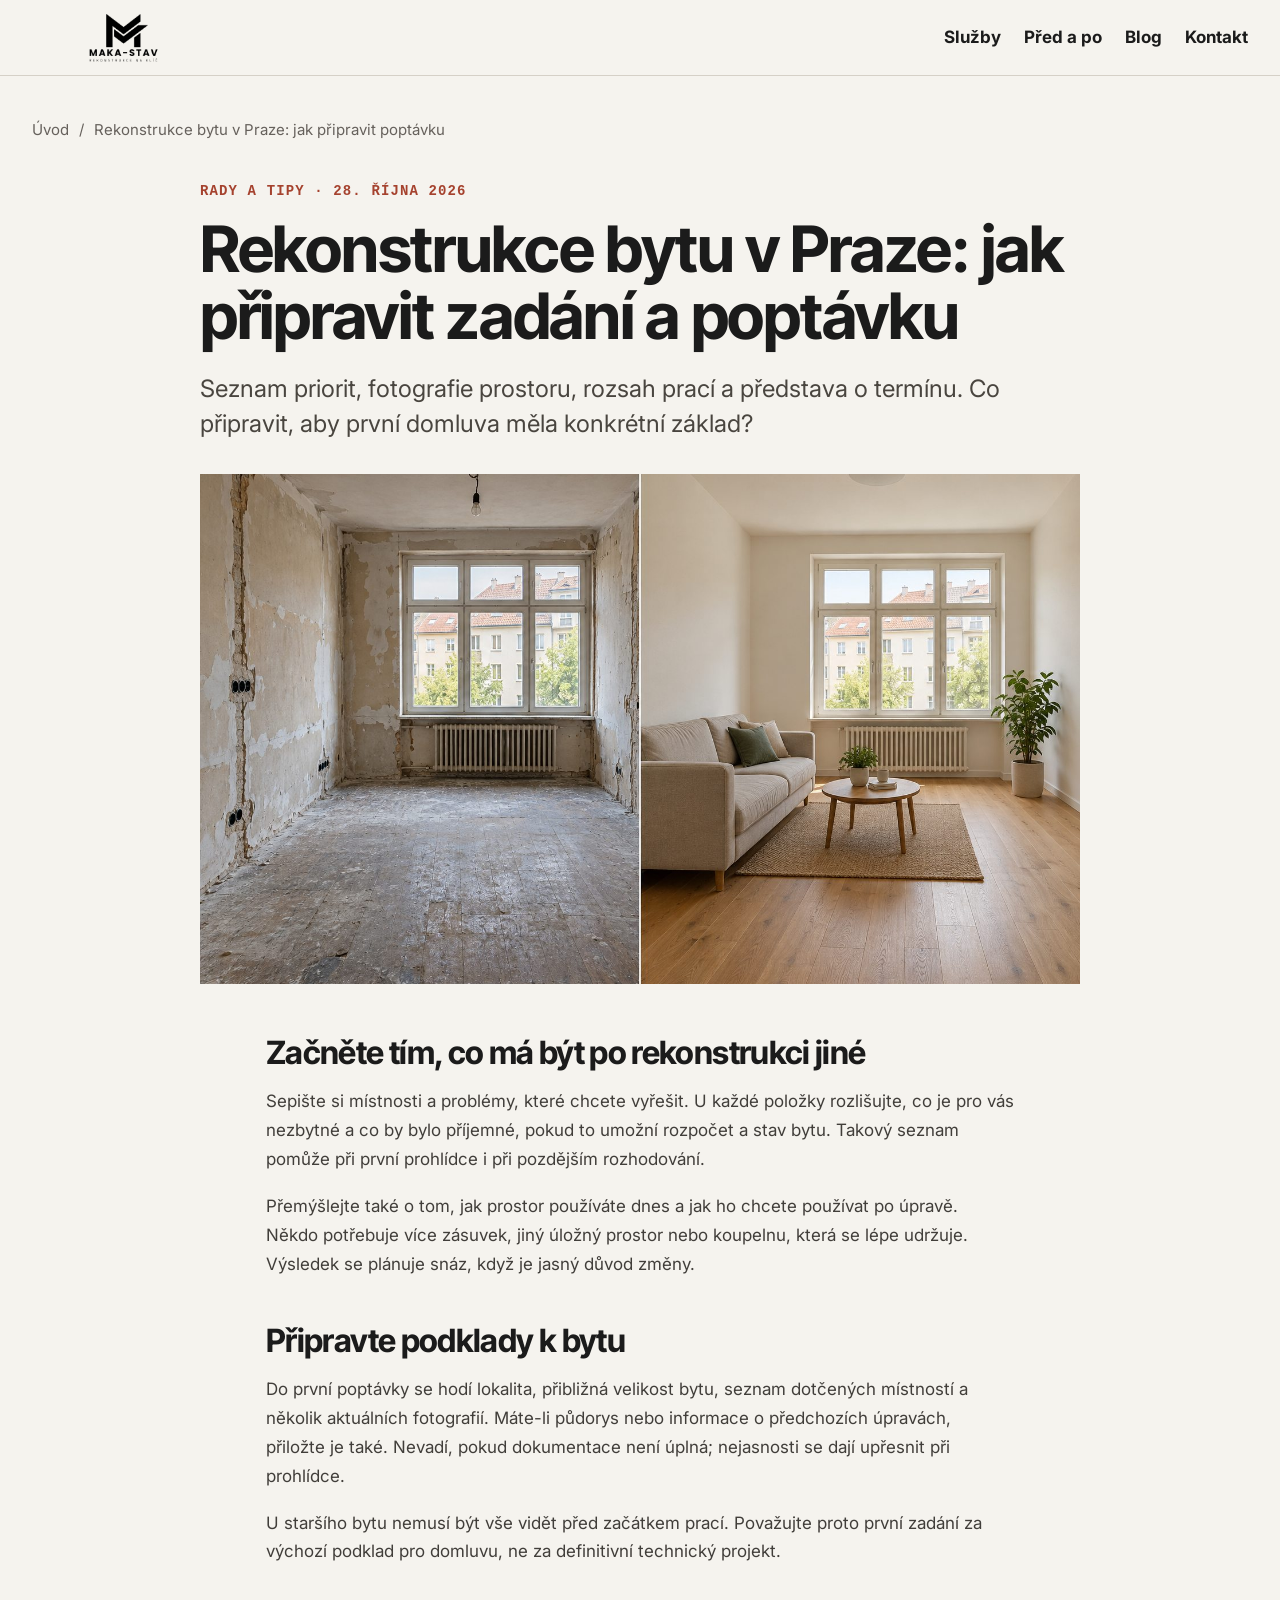
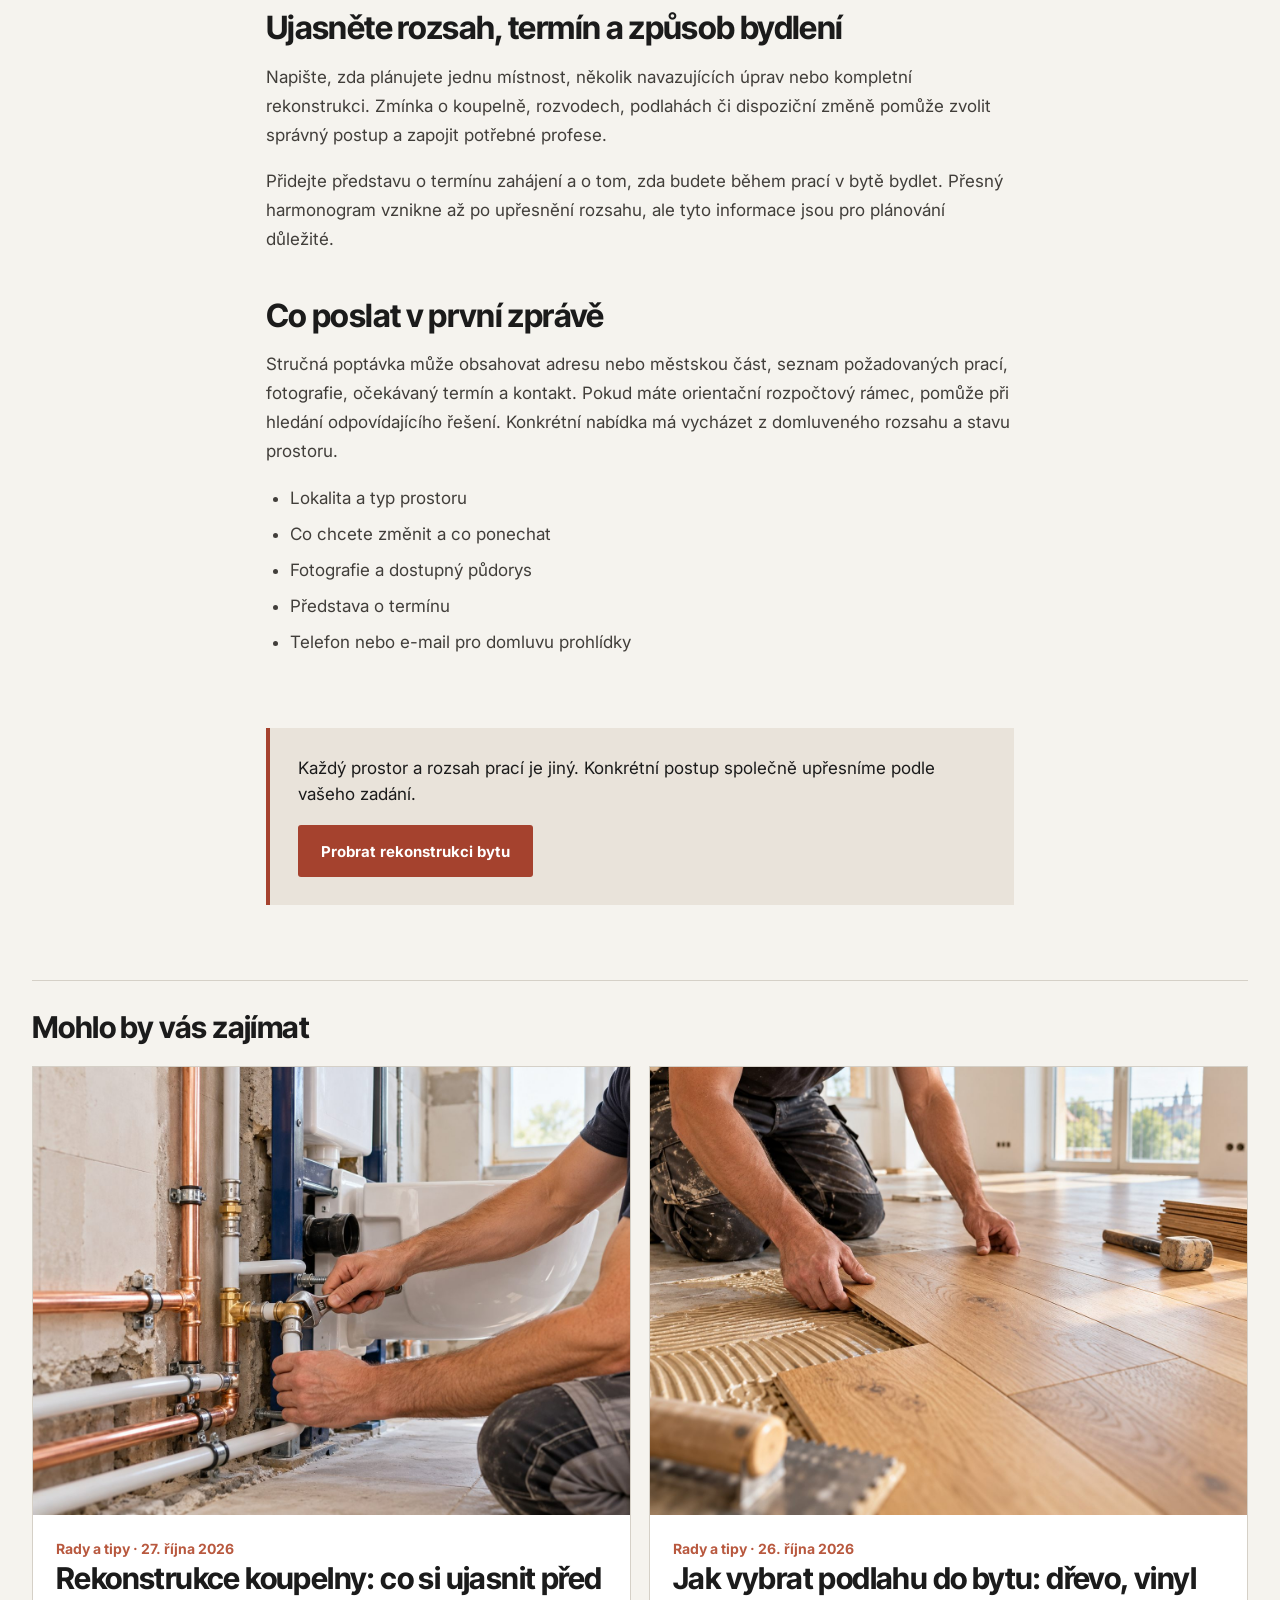
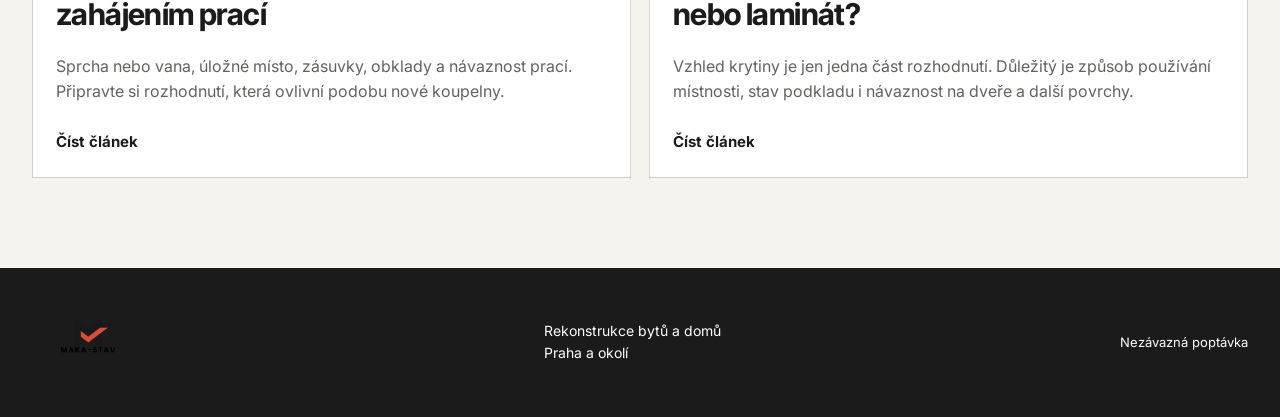
<file: blog/rekonstrukce-bytu-praha-jak-pripravit-poptavku/index.html>
<!doctype html><html lang="cs"><head><meta charset="utf-8"><meta name="viewport" content="width=device-width,initial-scale=1"><meta name="theme-color" content="#f5f3ee"><meta name="robots" content="noindex,follow"><meta name="description" content="Přehled toho, co si ujasnit před rekonstrukcí bytu v Praze a jak připravit srozumitelnou poptávku pro stavební firmu."><meta property="og:type" content="article"><meta property="og:title" content="Rekonstrukce bytu v Praze: jak připravit poptávku | MAKA-STAV"><meta property="og:description" content="Přehled toho, co si ujasnit před rekonstrukcí bytu v Praze a jak připravit srozumitelnou poptávku pro stavební firmu."><meta property="og:url" content="https://maka-stav-demo-rekonstrukce.shadowville.chatgpt.site/blog/rekonstrukce-bytu-praha-jak-pripravit-poptavku/"><meta property="og:image" content="https://maka-stav-demo-rekonstrukce.shadowville.chatgpt.site/public/images/references/demo-living-pair.jpg"><meta property="og:locale" content="cs_CZ"><meta property="og:site_name" content="MAKA-STAV"><meta name="twitter:card" content="summary_large_image"><meta property="article:published_time" content="2026-10-28"><script type="application/ld+json">{"@context":"https://schema.org","@type":"BlogPosting","headline":"Rekonstrukce bytu v Praze: jak připravit zadání a poptávku","description":"Přehled toho, co si ujasnit před rekonstrukcí bytu v Praze a jak připravit srozumitelnou poptávku pro stavební firmu.","image":"https://maka-stav-demo-rekonstrukce.shadowville.chatgpt.site/public/images/references/demo-living-pair.jpg","datePublished":"2026-10-28","inLanguage":"cs-CZ","mainEntityOfPage":"https://maka-stav-demo-rekonstrukce.shadowville.chatgpt.site/blog/rekonstrukce-bytu-praha-jak-pripravit-poptavku/","author":{"@type":"Organization","name":"MAKA-STAV","url":"https://maka-stav-demo-rekonstrukce.shadowville.chatgpt.site/"},"publisher":{"@type":"Organization","name":"MAKA-STAV","url":"https://maka-stav-demo-rekonstrukce.shadowville.chatgpt.site/"}}</script><link rel="icon" href="../../public/images/logos/maka-stav-light.png" type="image/png"><link rel="canonical" href="https://maka-stav-demo-rekonstrukce.shadowville.chatgpt.site/blog/rekonstrukce-bytu-praha-jak-pripravit-poptavku/"><title>Rekonstrukce bytu v Praze: jak připravit poptávku | MAKA-STAV</title><link rel="preconnect" href="https://fonts.googleapis.com"><link rel="preconnect" href="https://fonts.gstatic.com" crossorigin><link href="https://fonts.googleapis.com/css2?family=Inter:wght@400;500;600;700&family=Inter+Tight:wght@600;700;800&display=swap" rel="stylesheet"><link rel="stylesheet" href="../../redesign.css"><link rel="stylesheet" href="../../v3.css"><link rel="stylesheet" href="../../content-pages.css"><link rel="stylesheet" href="../../blog.css"></head><body><header class="site-header"><div class="header-inner container"><a class="brand" href="../../" aria-label="MAKA-STAV – úvod"><img src="../../public/images/logos/maka-stav-light.png" alt="MAKA-STAV"></a><nav class="content-nav" aria-label="Navigace"><a href="../../#sluzby">Služby</a><a href="../../#ukazky">Před a po</a><a href="../../blog/">Blog</a><a href="../../#kontakt">Kontakt</a></nav></div></header><main class="container content-page"><nav class="breadcrumb" aria-label="Drobečková navigace"><a href="../../">Úvod</a><span aria-hidden="true">/</span><span>Rekonstrukce bytu v Praze: jak připravit poptávku</span></nav><article class="content-article"><p class="content-kicker">Rady a tipy · <time datetime="2026-10-28">28. října 2026</time></p><h1>Rekonstrukce bytu v Praze: jak připravit zadání a poptávku</h1><p class="content-lead">Seznam priorit, fotografie prostoru, rozsah prací a představa o termínu. Co připravit, aby první domluva měla konkrétní základ?</p><figure class="content-article-photo"><img src="../../public/images/references/demo-living-pair.jpg" alt="vizualizace proměny obytného prostoru"></figure><div class="content-article-body"><section><h2>Začněte tím, co má být po rekonstrukci jiné</h2><p>Sepište si místnosti a problémy, které chcete vyřešit. U každé položky rozlišujte, co je pro vás nezbytné a co by bylo příjemné, pokud to umožní rozpočet a stav bytu. Takový seznam pomůže při první prohlídce i při pozdějším rozhodování.</p><p>Přemýšlejte také o tom, jak prostor používáte dnes a jak ho chcete používat po úpravě. Někdo potřebuje více zásuvek, jiný úložný prostor nebo koupelnu, která se lépe udržuje. Výsledek se plánuje snáz, když je jasný důvod změny.</p></section><section><h2>Připravte podklady k bytu</h2><p>Do první poptávky se hodí lokalita, přibližná velikost bytu, seznam dotčených místností a několik aktuálních fotografií. Máte-li půdorys nebo informace o předchozích úpravách, přiložte je také. Nevadí, pokud dokumentace není úplná; nejasnosti se dají upřesnit při prohlídce.</p><p>U staršího bytu nemusí být vše vidět před začátkem prací. Považujte proto první zadání za výchozí podklad pro domluvu, ne za definitivní technický projekt.</p></section><section><h2>Ujasněte rozsah, termín a způsob bydlení</h2><p>Napište, zda plánujete jednu místnost, několik navazujících úprav nebo kompletní rekonstrukci. Zmínka o koupelně, rozvodech, podlahách či dispoziční změně pomůže zvolit správný postup a zapojit potřebné profese.</p><p>Přidejte představu o termínu zahájení a o tom, zda budete během prací v bytě bydlet. Přesný harmonogram vznikne až po upřesnění rozsahu, ale tyto informace jsou pro plánování důležité.</p></section><section><h2>Co poslat v první zprávě</h2><p>Stručná poptávka může obsahovat adresu nebo městskou část, seznam požadovaných prací, fotografie, očekávaný termín a kontakt. Pokud máte orientační rozpočtový rámec, pomůže při hledání odpovídajícího řešení. Konkrétní nabídka má vycházet z domluveného rozsahu a stavu prostoru.</p><ul><li>Lokalita a typ prostoru</li><li>Co chcete změnit a co ponechat</li><li>Fotografie a dostupný půdorys</li><li>Představa o termínu</li><li>Telefon nebo e-mail pro domluvu prohlídky</li></ul></section></div><div class="content-article-cta"><p>Každý prostor a rozsah prací je jiný. Konkrétní postup společně upřesníme podle vašeho zadání.</p><a class="button button-primary" href="../../poptavka/">Probrat rekonstrukci bytu</a></div></article><aside class="content-related" aria-label="Další články"><h2>Mohlo by vás zajímat</h2><div class="content-card-grid"><a class="content-card" href="../rekonstrukce-koupelny-co-si-ujasnit/"><img src="../../public/images/services/vodoinstalace.jpg" alt="fotografie montáže rozvodů a sanitárního vybavení" loading="lazy"><div class="content-card-body"><span>Rady a tipy · <time datetime="2026-10-27">27. října 2026</time></span><h2>Rekonstrukce koupelny: co si ujasnit před zahájením prací</h2><p>Sprcha nebo vana, úložné místo, zásuvky, obklady a návaznost prací. Připravte si rozhodnutí, která ovlivní podobu nové koupelny.</p><b aria-hidden="true">Číst článek</b></div></a><a class="content-card" href="../jak-vybrat-podlahu-do-bytu/"><img src="../../public/images/services/podlaharske-prace.jpg" alt="fotografie pokládky dřevěné podlahy" loading="lazy"><div class="content-card-body"><span>Rady a tipy · <time datetime="2026-10-26">26. října 2026</time></span><h2>Jak vybrat podlahu do bytu: dřevo, vinyl nebo laminát?</h2><p>Vzhled krytiny je jen jedna část rozhodnutí. Důležitý je způsob používání místnosti, stav podkladu i návaznost na dveře a další povrchy.</p><b aria-hidden="true">Číst článek</b></div></a></div></aside></main><footer class="site-footer"><div class="container footer-inner"><a href="../../"><img src="../../public/images/logos/maka-stav-light.png" alt="MAKA-STAV"></a><p>Rekonstrukce bytů a domů<br>Praha a okolí</p><a href="../../#poptavka">Nezávazná poptávka</a></div></footer></body></html>
</file>
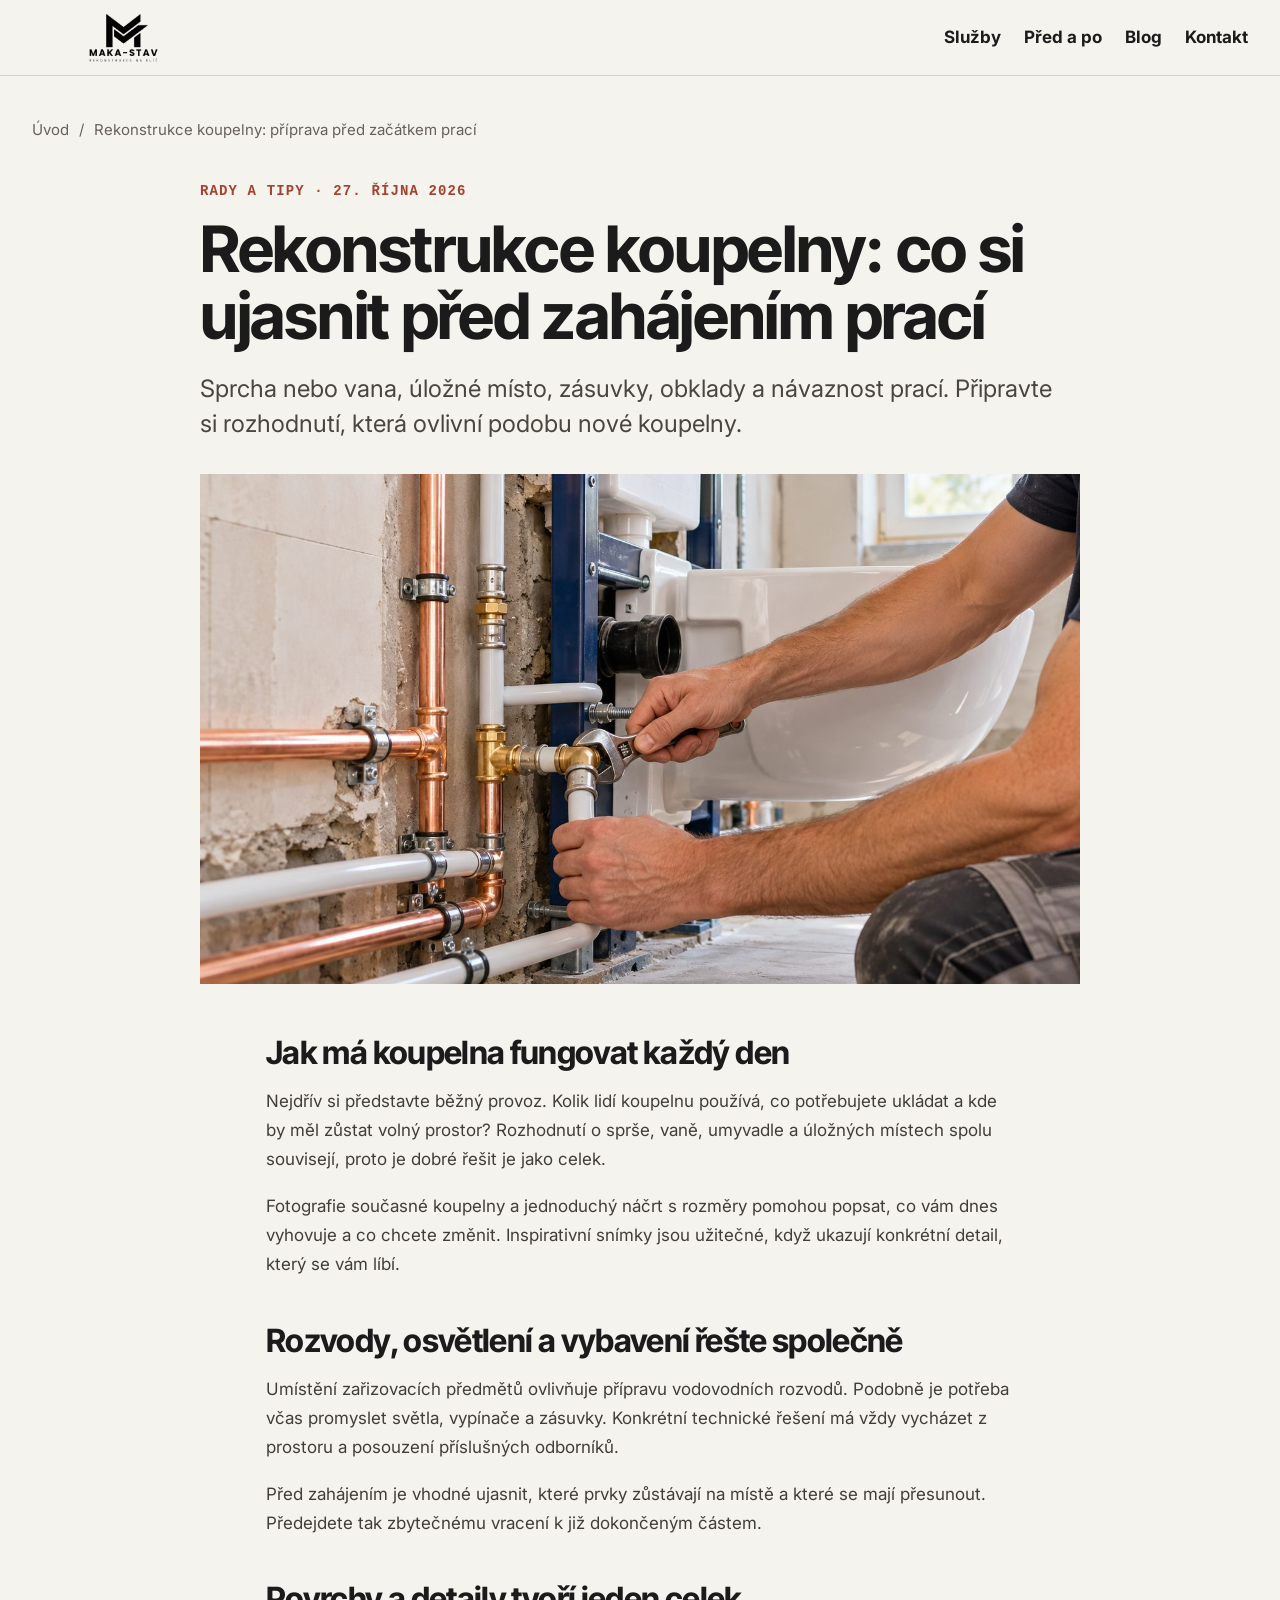
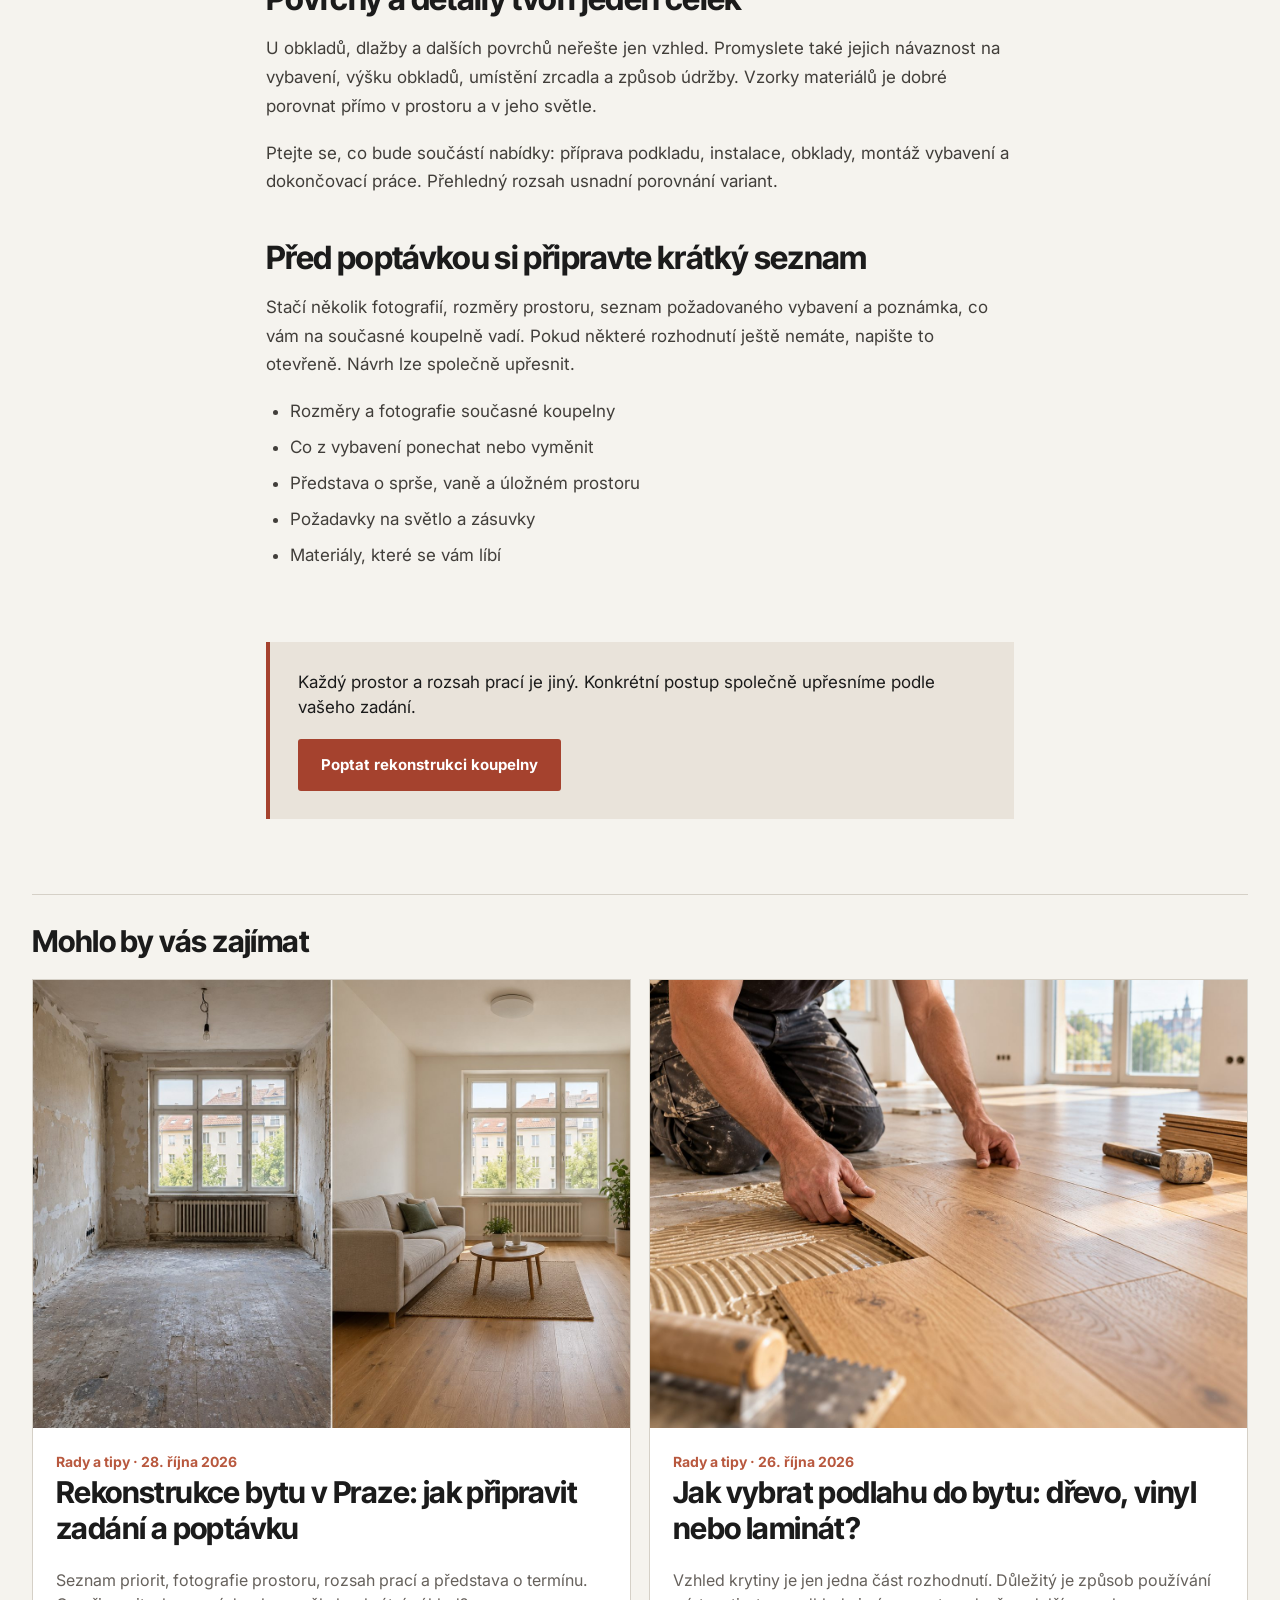
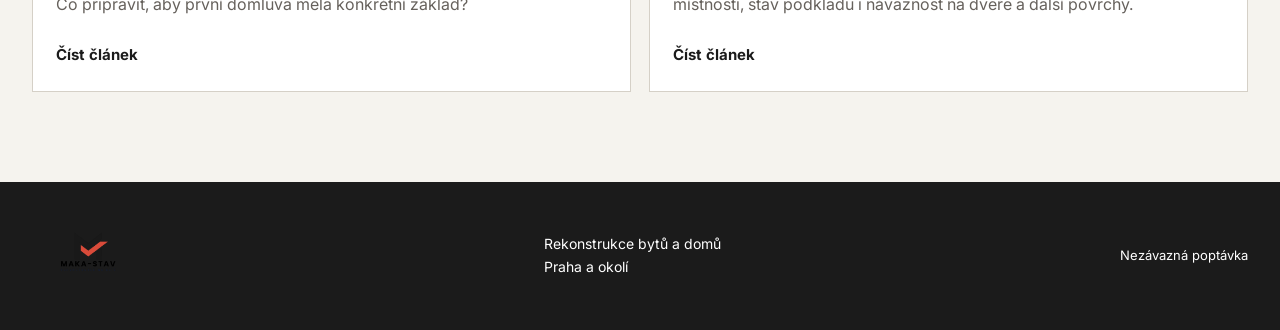
<file: blog/rekonstrukce-koupelny-co-si-ujasnit/index.html>
<!doctype html><html lang="cs"><head><meta charset="utf-8"><meta name="viewport" content="width=device-width,initial-scale=1"><meta name="theme-color" content="#f5f3ee"><meta name="robots" content="noindex,follow"><meta name="description" content="Praktický přehled otázek k dispozici, vybavení, rozvodům a povrchům před rekonstrukcí koupelny."><meta property="og:type" content="article"><meta property="og:title" content="Rekonstrukce koupelny: příprava před začátkem prací | MAKA-STAV"><meta property="og:description" content="Praktický přehled otázek k dispozici, vybavení, rozvodům a povrchům před rekonstrukcí koupelny."><meta property="og:url" content="https://maka-stav-demo-rekonstrukce.shadowville.chatgpt.site/blog/rekonstrukce-koupelny-co-si-ujasnit/"><meta property="og:image" content="https://maka-stav-demo-rekonstrukce.shadowville.chatgpt.site/public/images/services/vodoinstalace.jpg"><meta property="og:locale" content="cs_CZ"><meta property="og:site_name" content="MAKA-STAV"><meta name="twitter:card" content="summary_large_image"><meta property="article:published_time" content="2026-10-27"><script type="application/ld+json">{"@context":"https://schema.org","@type":"BlogPosting","headline":"Rekonstrukce koupelny: co si ujasnit před zahájením prací","description":"Praktický přehled otázek k dispozici, vybavení, rozvodům a povrchům před rekonstrukcí koupelny.","image":"https://maka-stav-demo-rekonstrukce.shadowville.chatgpt.site/public/images/services/vodoinstalace.jpg","datePublished":"2026-10-27","inLanguage":"cs-CZ","mainEntityOfPage":"https://maka-stav-demo-rekonstrukce.shadowville.chatgpt.site/blog/rekonstrukce-koupelny-co-si-ujasnit/","author":{"@type":"Organization","name":"MAKA-STAV","url":"https://maka-stav-demo-rekonstrukce.shadowville.chatgpt.site/"},"publisher":{"@type":"Organization","name":"MAKA-STAV","url":"https://maka-stav-demo-rekonstrukce.shadowville.chatgpt.site/"}}</script><link rel="icon" href="../../public/images/logos/maka-stav-light.png" type="image/png"><link rel="canonical" href="https://maka-stav-demo-rekonstrukce.shadowville.chatgpt.site/blog/rekonstrukce-koupelny-co-si-ujasnit/"><title>Rekonstrukce koupelny: příprava před začátkem prací | MAKA-STAV</title><link rel="preconnect" href="https://fonts.googleapis.com"><link rel="preconnect" href="https://fonts.gstatic.com" crossorigin><link href="https://fonts.googleapis.com/css2?family=Inter:wght@400;500;600;700&family=Inter+Tight:wght@600;700;800&display=swap" rel="stylesheet"><link rel="stylesheet" href="../../redesign.css"><link rel="stylesheet" href="../../v3.css"><link rel="stylesheet" href="../../content-pages.css"><link rel="stylesheet" href="../../blog.css"></head><body><header class="site-header"><div class="header-inner container"><a class="brand" href="../../" aria-label="MAKA-STAV – úvod"><img src="../../public/images/logos/maka-stav-light.png" alt="MAKA-STAV"></a><nav class="content-nav" aria-label="Navigace"><a href="../../#sluzby">Služby</a><a href="../../#ukazky">Před a po</a><a href="../../blog/">Blog</a><a href="../../#kontakt">Kontakt</a></nav></div></header><main class="container content-page"><nav class="breadcrumb" aria-label="Drobečková navigace"><a href="../../">Úvod</a><span aria-hidden="true">/</span><span>Rekonstrukce koupelny: příprava před začátkem prací</span></nav><article class="content-article"><p class="content-kicker">Rady a tipy · <time datetime="2026-10-27">27. října 2026</time></p><h1>Rekonstrukce koupelny: co si ujasnit před zahájením prací</h1><p class="content-lead">Sprcha nebo vana, úložné místo, zásuvky, obklady a návaznost prací. Připravte si rozhodnutí, která ovlivní podobu nové koupelny.</p><figure class="content-article-photo"><img src="../../public/images/services/vodoinstalace.jpg" alt="fotografie montáže rozvodů a sanitárního vybavení"></figure><div class="content-article-body"><section><h2>Jak má koupelna fungovat každý den</h2><p>Nejdřív si představte běžný provoz. Kolik lidí koupelnu používá, co potřebujete ukládat a kde by měl zůstat volný prostor? Rozhodnutí o sprše, vaně, umyvadle a úložných místech spolu souvisejí, proto je dobré řešit je jako celek.</p><p>Fotografie současné koupelny a jednoduchý náčrt s rozměry pomohou popsat, co vám dnes vyhovuje a co chcete změnit. Inspirativní snímky jsou užitečné, když ukazují konkrétní detail, který se vám líbí.</p></section><section><h2>Rozvody, osvětlení a vybavení řešte společně</h2><p>Umístění zařizovacích předmětů ovlivňuje přípravu vodovodních rozvodů. Podobně je potřeba včas promyslet světla, vypínače a zásuvky. Konkrétní technické řešení má vždy vycházet z prostoru a posouzení příslušných odborníků.</p><p>Před zahájením je vhodné ujasnit, které prvky zůstávají na místě a které se mají přesunout. Předejdete tak zbytečnému vracení k již dokončeným částem.</p></section><section><h2>Povrchy a detaily tvoří jeden celek</h2><p>U obkladů, dlažby a dalších povrchů neřešte jen vzhled. Promyslete také jejich návaznost na vybavení, výšku obkladů, umístění zrcadla a způsob údržby. Vzorky materiálů je dobré porovnat přímo v prostoru a v jeho světle.</p><p>Ptejte se, co bude součástí nabídky: příprava podkladu, instalace, obklady, montáž vybavení a dokončovací práce. Přehledný rozsah usnadní porovnání variant.</p></section><section><h2>Před poptávkou si připravte krátký seznam</h2><p>Stačí několik fotografií, rozměry prostoru, seznam požadovaného vybavení a poznámka, co vám na současné koupelně vadí. Pokud některé rozhodnutí ještě nemáte, napište to otevřeně. Návrh lze společně upřesnit.</p><ul><li>Rozměry a fotografie současné koupelny</li><li>Co z vybavení ponechat nebo vyměnit</li><li>Představa o sprše, vaně a úložném prostoru</li><li>Požadavky na světlo a zásuvky</li><li>Materiály, které se vám líbí</li></ul></section></div><div class="content-article-cta"><p>Každý prostor a rozsah prací je jiný. Konkrétní postup společně upřesníme podle vašeho zadání.</p><a class="button button-primary" href="../../poptavka/">Poptat rekonstrukci koupelny</a></div></article><aside class="content-related" aria-label="Další články"><h2>Mohlo by vás zajímat</h2><div class="content-card-grid"><a class="content-card" href="../rekonstrukce-bytu-praha-jak-pripravit-poptavku/"><img src="../../public/images/references/demo-living-pair.jpg" alt="vizualizace proměny obytného prostoru" loading="lazy"><div class="content-card-body"><span>Rady a tipy · <time datetime="2026-10-28">28. října 2026</time></span><h2>Rekonstrukce bytu v Praze: jak připravit zadání a poptávku</h2><p>Seznam priorit, fotografie prostoru, rozsah prací a představa o termínu. Co připravit, aby první domluva měla konkrétní základ?</p><b aria-hidden="true">Číst článek</b></div></a><a class="content-card" href="../jak-vybrat-podlahu-do-bytu/"><img src="../../public/images/services/podlaharske-prace.jpg" alt="fotografie pokládky dřevěné podlahy" loading="lazy"><div class="content-card-body"><span>Rady a tipy · <time datetime="2026-10-26">26. října 2026</time></span><h2>Jak vybrat podlahu do bytu: dřevo, vinyl nebo laminát?</h2><p>Vzhled krytiny je jen jedna část rozhodnutí. Důležitý je způsob používání místnosti, stav podkladu i návaznost na dveře a další povrchy.</p><b aria-hidden="true">Číst článek</b></div></a></div></aside></main><footer class="site-footer"><div class="container footer-inner"><a href="../../"><img src="../../public/images/logos/maka-stav-light.png" alt="MAKA-STAV"></a><p>Rekonstrukce bytů a domů<br>Praha a okolí</p><a href="../../#poptavka">Nezávazná poptávka</a></div></footer></body></html>
</file>
<file: room.css>
/* Original MAKA-STAV room artwork, collected in source order. */

/* styles.css */
.room{position:absolute;left:50%;top:50%;width:min(72vw,1120px);height:min(58vw,610px);min-height:390px;transform:translate(-50%,-48%);perspective:1000px;filter:drop-shadow(0 35px 70px rgba(0,0,0,.38));--story-progress:0}
.room:after{content:"";position:absolute;inset:0;pointer-events:none;background:radial-gradient(ellipse,transparent 43%,rgba(0,0,0,.4) 100%)}
.room-ceiling{position:absolute;z-index:2;left:0;right:0;top:0;height:15%;background:linear-gradient(170deg,#8f8b81,#5c5952);clip-path:polygon(0 0,100% 0,84% 100%,16% 100%);opacity:.94}
.room-back{position:absolute;z-index:1;left:16%;right:16%;top:13%;height:69%;overflow:hidden;transition:background-color .6s}
.wall-brick{background-color:#98503b;background-image:linear-gradient(0deg,transparent 93%,rgba(237,190,152,.27) 94%,rgba(57,28,20,.52) 100%),linear-gradient(90deg,transparent 48%,rgba(241,197,158,.24) 49%,rgba(57,28,20,.55) 51%,transparent 52%);background-size:72px 33px,144px 66px;background-position:0 0,36px 0}
.room-left{position:absolute;z-index:1;top:14%;left:0;width:17%;height:68%;clip-path:polygon(0 0,100% 0,100% 100%,0 85%);background:linear-gradient(100deg,#514c45,#a2674e)}
.room-right{position:absolute;z-index:1;right:0;top:14%;width:17%;height:68%;clip-path:polygon(0 0,100% 0,100% 85%,0 100%);background:linear-gradient(260deg,#4a4741,#806351)}
.room-plaster,.room-paint{position:absolute;z-index:3;left:16%;top:13%;width:68%;height:69%;clip-path:inset(0 calc(100% - var(--plaster-reveal,0%)) 0 0);pointer-events:none}
.room-plaster{background:linear-gradient(165deg,rgba(179,173,159,.97),rgba(121,118,109,.96));opacity:var(--plaster-opacity,0)}
.room-paint{z-index:4;background:linear-gradient(180deg,#e7e1d5,#c8c1b4);opacity:var(--paint-opacity,0);clip-path:inset(0 calc(100% - var(--paint-reveal,0%)) 0 0)}
.room-wires{position:absolute;z-index:5;inset:20% 24% 28%;opacity:var(--wire-opacity,0);transition:opacity .3s}
.room-wires i{position:absolute;display:block;width:2px;background:#e6b27c;box-shadow:0 0 9px rgba(240,172,98,.6)}
.room-wires i:nth-child(1){left:16%;top:4%;height:70%}
.room-wires i:nth-child(2){left:16%;top:72%;width:39%;height:2px}
.room-wires i:nth-child(3){left:55%;top:35%;height:38%}
.room-wires i:nth-child(4){left:55%;top:34%;width:30%;height:2px}
.room-ceiling-finish{position:absolute;z-index:6;left:13%;top:3%;width:74%;height:17%;background:linear-gradient(175deg,#e5dfd4,#bbb5a9);clip-path:polygon(0 0,100% 0,83% 100%,17% 100%);opacity:var(--ceiling-opacity,0)}
.room-ceiling-finish b{position:absolute;bottom:12%;width:9%;height:2px;background:#aaa397}
.room-ceiling-finish b:nth-child(1){left:21%}
.room-ceiling-finish b:nth-child(2){left:45%}
.room-ceiling-finish b:nth-child(3){left:69%}
.room-lights{position:absolute;z-index:7;left:25%;right:25%;top:15%;display:flex;justify-content:space-between;opacity:var(--light-opacity,0)}
.room-lights i{width:12px;height:7px;border-radius:50%;background:#ffe8aa;box-shadow:0 0 8px 4px rgba(255,219,143,.8),0 0 50px 14px rgba(255,207,116,.26)}
.room-floor{position:absolute;z-index:2;left:3%;right:3%;top:77%;height:23%;clip-path:polygon(13% 0,87% 0,100% 100%,0 100%);background:linear-gradient(0deg,#514a40,#94806a)}
.room-boards{position:absolute;z-index:4;left:5%;right:5%;top:78%;height:22%;clip-path:polygon(12% 0,88% 0,100% 100%,0 100%);background:repeating-linear-gradient(0deg,transparent 0 23px,rgba(56,42,32,.48) 24px 26px),repeating-linear-gradient(90deg,#9d795c 0 88px,#c29b74 89px 92px);opacity:var(--floor-opacity,0)}
.room-window{position:absolute;z-index:5;top:25%;right:18%;width:15%;height:37%;border:7px solid #e2dfd8;background:linear-gradient(150deg,#abc3c5,#e8e2d5 48%,#a8beb9);box-shadow:0 0 0 2px #413d37;opacity:var(--window-opacity,.55)}
.room-window span{position:absolute;background:#e4e0d8}
.room-window span:first-child{left:49%;top:0;bottom:0;width:5px}
.room-window span:nth-child(2){top:50%;left:0;right:0;height:5px}
.room-window span:nth-child(3){left:7%;right:7%;bottom:-13px;height:9px;background:#6d655c}
.room-furniture{position:absolute;z-index:8;inset:45% 10% 13%;opacity:var(--furniture-opacity,0);transition:opacity .25s}
.sofa{position:absolute;left:30%;bottom:0;width:40%;height:42%;border-radius:34px 34px 7px 7px;background:linear-gradient(180deg,#d1c7b7,#9c9282);box-shadow:0 12px 15px #29241f}
.sofa:before{content:"";position:absolute;left:7%;right:7%;top:-15%;height:52%;border-radius:28px 28px 8px 8px;background:#d6cdbd}
.sofa i{position:absolute;top:0;bottom:0;width:2px;background:rgba(86,76,64,.25)}
.sofa i:first-child{left:34%}
.sofa i:last-child{left:67%}
.table{position:absolute;left:45%;bottom:-12%;width:17%;height:8%;border-radius:50%;background:#342f2a;box-shadow:0 27px 0 -10px #322e29}
.plant{position:absolute;right:17%;bottom:2%;width:5%;height:32%}
.plant b{position:absolute;bottom:0;left:10%;width:80%;height:34%;background:#b78a69;clip-path:polygon(12% 0,88% 0,72% 100%,28% 100%)}
.plant i{position:absolute;bottom:25%;left:50%;height:70%;width:3px;background:#52664d;transform:rotate(-18deg);transform-origin:bottom}
.plant i:nth-child(2){transform:rotate(24deg)}
.plant i:nth-child(3){transform:rotate(48deg);height:55%}
.room-artwork{position:absolute;z-index:10;inset:0;pointer-events:none}
.room-frame{position:absolute;inset:0;opacity:0;transition:opacity .12s linear;will-change:clip-path}
.room-frame img{display:block;width:100%;height:100%;object-fit:cover}
.room-frame.is-ready{opacity:1}
.room-vignette{position:absolute;z-index:9;inset:0;background:linear-gradient(0deg,rgba(0,0,0,.1),transparent 20%,transparent 80%,rgba(0,0,0,.12));pointer-events:none}
.room-caption{position:absolute;z-index:12;bottom:4%;left:3%;font:9px var(--mono);letter-spacing:.09em;color:#f5e9d8;text-shadow:0 1px 4px #222}
.room-ruler{position:absolute;z-index:12;right:2%;bottom:4%;width:19%;display:flex;align-items:center;gap:8px;font:9px var(--mono);color:#f5e9d8}
.room-ruler i{height:1px;flex:1;background:linear-gradient(90deg,var(--accent) var(--story-progress-percent,0%),rgba(255,255,255,.5) 0)}
@media(max-width:1050px){
.room{left:44%;width:75vw}
}
@media(max-width:760px){
.room{top:43%;left:50%;width:96vw;height:64vw;min-height:260px;max-height:380px;transform:translate(-50%,-50%)}
.room-back{left:14%;right:14%;}
.room-left{width:15%}
.room-right{width:15%}
.room-window{right:16%;width:17%;border-width:4px}
.room-caption{font-size:7px}
.room-ruler{font-size:7px}
}
.room{left:0;top:0;width:100%;height:100svh;min-height:100svh;max-width:none;transform:none;perspective:none;filter:none}
.room:after{background:linear-gradient(90deg,rgba(0,0,0,.2),transparent 32%,transparent 78%,rgba(0,0,0,.18)),linear-gradient(0deg,rgba(0,0,0,.17),transparent 28%,transparent 82%,rgba(0,0,0,.15))}
.room-back{left:16%;right:16%;top:13%;height:69%}
.room-left{width:17%}
.room-right{width:17%}
.room-caption{bottom:clamp(62px,7vh,84px);left:clamp(24px,4vw,60px)}
.room-ruler{bottom:clamp(62px,7vh,84px);right:clamp(24px,4vw,60px)}
@media(max-width:760px){
.room{left:0;top:0;width:100%;height:100svh;min-height:100svh;max-height:none;transform:none}
.room-back{left:12%;right:12%;top:15%;height:49%}
.room-left{width:13%;height:50%;top:16%}
.room-right{width:13%;height:50%;top:16%}
.room-ceiling{height:17%}
.room-floor{top:61%;height:39%}
.room-boards{top:62%;height:38%}
.room-window{top:24%;right:14%;width:20%;height:34%}
.room-furniture{inset:43% 7% 25%}
.room-caption{top:57svh;right:auto;left:18px;bottom:auto;font-size:7px}
.room-ruler{display:none}
}

/* visual-v2.css */
.room{left:0;top:0;width:100%;height:100svh;min-height:0;max-width:none;transform:none;perspective:none;filter:none}
.room:after{inset:0;background:linear-gradient(90deg,rgba(27,27,27,.16),transparent 22%,transparent 78%,rgba(27,27,27,.16))}
.room-ceiling{background:var(--concrete);opacity:.96}
.room-back{left:15%;right:15%;top:14%;height:68%;}
.wall-brick{background-color:var(--brick);background-image:linear-gradient(0deg,transparent 94%,rgba(27,27,27,.35) 95%),linear-gradient(90deg,transparent 48%,rgba(27,27,27,.4) 49%,rgba(27,27,27,.4) 50%,transparent 51%);background-size:72px 34px,144px 68px}
.room-left,.room-right{background:var(--steel)}
.room-plaster{background:var(--concrete)}
.room-paint{background:var(--paper)}
.room-wires i{background:var(--red);box-shadow:none}
.room-ceiling-finish{background:var(--paper)}
.room-lights i{background:var(--white);box-shadow:none}
.room-floor{background:var(--concrete)}
.room-boards{background:repeating-linear-gradient(0deg,transparent 0 23px,rgba(27,27,27,.25) 24px 26px),repeating-linear-gradient(90deg,var(--concrete) 0 88px,var(--steel) 89px 92px)}
.room-window{border-color:var(--paper);background:var(--concrete);box-shadow:none}
.room-window span,.room-window span:nth-child(3){background:var(--paper)}
.room-furniture{filter:none}
.sofa,.sofa:before,.table,.plant b{box-shadow:none;background:var(--concrete)}
.plant i{background:var(--steel)}
.room-frame{transition:opacity .14s linear}
.room-caption{position:absolute;top:calc(var(--header-h) + 23px);right:clamp(22px,5vw,76px);left:auto;bottom:auto;padding:6px 9px;background:var(--industrial);font:400 11px var(--mono);letter-spacing:.04em;color:var(--white);text-shadow:none}
.room-ruler{right:clamp(22px,5vw,76px);bottom:clamp(94px,12vh,126px);width:clamp(145px,18vw,250px);font:500 12px var(--mono);color:var(--white)}
.room-ruler i{background:linear-gradient(90deg,var(--red) var(--story-progress-percent,0%),rgba(255,255,255,.75) 0)}
@media(max-width:1050px){
.room{left:0;width:100%}
}
@media(max-width:760px){
.room{left:0;top:0;width:100%;height:100svh;min-height:0;max-height:none;transform:none}
.room-back{left:11%;right:11%;top:16%;height:49%}
.room-left,.room-right{width:12%;height:50%;top:16%}
.room-ceiling{height:17%}
.room-floor{top:62%;height:38%}
.room-boards{top:63%;height:37%}
.room-window{top:24%;right:13%;width:21%;height:34%;border-width:4px}
.room-furniture{inset:43% 7% 24%}
.room-caption{display:none}
.room-ruler{display:none}
}
.room{left:50%;width:100vw;height:100%;max-width:none;min-height:0;transform:translate(-50%,-50%)}
.room-back.wall-brick,.room-left,.room-right{
  background-image:linear-gradient(rgba(27,18,14,.13),rgba(27,18,14,.25)),url('public/images/textures/room/brick-wall.jpg');
  background-size:cover,260px 260px;background-position:center;background-repeat:no-repeat,repeat
}
.room-side-plaster,.room-side-paint{position:absolute;pointer-events:none}
.room-side-plaster{z-index:3;top:14%;height:68%;width:17%;opacity:var(--plaster-opacity,0);background-image:linear-gradient(rgba(220,214,202,.22),rgba(96,93,85,.32)),url('public/images/textures/room/wall-cement.jpg');background-size:cover,240px 240px;background-repeat:no-repeat,repeat}
.room-side-left{left:0;clip-path:polygon(0 0,100% 0,100% 100%,0 85%);mask-image:linear-gradient(90deg,#000 var(--plaster-reveal,0%),transparent var(--plaster-reveal,0%))}
.room-side-right{right:0;clip-path:polygon(0 0,100% 0,100% 85%,0 100%);mask-image:linear-gradient(90deg,#000 var(--plaster-reveal,0%),transparent var(--plaster-reveal,0%))}
.room-plaster{background-image:linear-gradient(rgba(220,214,202,.18),rgba(96,93,85,.24)),url('public/images/textures/room/wall-cement.jpg');background-size:cover,240px 240px;background-repeat:no-repeat,repeat}
.room-side-paint{z-index:4;top:14%;height:68%;width:17%;opacity:var(--paint-opacity,0);background-image:linear-gradient(rgba(250,248,243,.08),rgba(224,219,211,.16)),url('public/images/textures/room/wall-finish.jpg');background-size:cover,230px 230px;background-repeat:no-repeat,repeat;mask-image:linear-gradient(90deg,#000 var(--paint-reveal,0%),transparent var(--paint-reveal,0%))}
.room-paint{background-image:linear-gradient(rgba(250,248,243,.08),rgba(224,219,211,.16)),url('public/images/textures/room/wall-finish.jpg');background-size:cover,230px 230px;background-repeat:no-repeat,repeat}
.room-ceiling{background-image:linear-gradient(rgba(34,31,27,.12),rgba(34,31,27,.2)),url('public/images/textures/room/ceiling-base.jpg');background-size:cover,260px 260px;background-repeat:no-repeat,repeat}
.room-ceiling-finish{background-image:linear-gradient(rgba(242,239,232,.08),rgba(193,188,178,.18)),url('public/images/textures/room/ceiling-finish.jpg');background-size:cover,260px 260px;background-repeat:no-repeat,repeat}
.room-floor{background-image:linear-gradient(rgba(49,44,37,.42),rgba(49,44,37,.5)),url('public/images/textures/room/floor-base.jpg');background-size:cover,260px 260px;background-repeat:no-repeat,repeat}
.room-cable,.room-window-asset,.room-switch-asset{position:absolute;display:block;height:auto;object-fit:contain;pointer-events:none}
.room-wires{display:none}
.room-cable{z-index:3;left:8%;top:23%;width:42%;height:47%;opacity:var(--wire-opacity,0);filter:drop-shadow(0 2px 3px rgba(0,0,0,.6));transition:opacity .25s}
.room-window-asset{z-index:6;top:20%;right:18%;width:20%;height:47%;opacity:var(--window-opacity,.55);filter:drop-shadow(0 5px 8px rgba(0,0,0,.45));transition:opacity .3s}
.room-switch-asset{z-index:7;left:17%;top:49%;width:8%;height:13%;opacity:var(--switch-opacity,0);filter:drop-shadow(0 2px 4px rgba(0,0,0,.55));transition:opacity .3s}
.room-lights{z-index:7;left:24%;right:24%;top:12%;height:13%;align-items:center}
.room-lights img{display:block;width:24%;height:100%;object-fit:contain;opacity:.96;filter:drop-shadow(0 4px 8px rgba(0,0,0,.32))}
@media(max-width:760px){
.room{left:0;top:0;width:100vw;height:100svh;transform:none}
.room-side-plaster,.room-side-paint{top:16%;height:50%;width:12%}
.room-plaster,.room-paint{left:11%;top:16%;width:78%;height:49%}
.room-side-left{left:0}
.room-side-right{right:0}
.room-cable{left:6%;top:22%;width:44%;height:38%}
.room-window-asset{top:22%;right:12%;width:34%;height:34%}
.room-switch-asset{left:13%;top:43%;width:12%;height:11%}
.room-lights{left:14%;right:14%;top:13%;height:10%}
.room-lights img{width:29%}
}
.room{
  left:0;top:0;right:0;bottom:auto;width:100%;height:calc(100svh - 76px);min-height:0;max-height:none;
  transform:none;overflow:hidden;perspective:none;filter:none;isolation:isolate;
  --wall-top:18%;--wall-height:52%;--wall-left:16%;--wall-width:68%;
}
.room:after{inset:0;background:linear-gradient(180deg,rgba(20,19,18,.16),transparent 18%,transparent 78%,rgba(20,19,18,.2));pointer-events:none}
.room-ceiling{z-index:4;left:0;right:0;top:0;height:24%;clip-path:polygon(4% 0,96% 0,82% 100%,18% 100%);background:linear-gradient(180deg,#8d8981 0%,#c5c0b6 100%);opacity:1}
.room-back{z-index:2;left:var(--wall-left);right:auto;top:var(--wall-top);width:var(--wall-width);height:var(--wall-height);overflow:hidden;background-color:#9d523d;transition:none}
.room-back.wall-brick{background-image:linear-gradient(180deg,rgba(35,24,20,.08),rgba(35,24,20,.16)),url('public/images/textures/room/brick-wall.jpg');background-size:cover;background-position:center 46%;background-repeat:no-repeat}
.room-left,.room-right{z-index:1;top:var(--wall-top);height:var(--wall-height);width:18%;background:linear-gradient(100deg,#77736c,#b4ada1);clip-path:polygon(0 0,100% 0,100% 100%,0 82%)}
.room-left{left:0}
.room-right{right:0;clip-path:polygon(0 0,100% 0,100% 82%,0 100%)}
.room-side-plaster,.room-side-paint{top:var(--wall-top);height:var(--wall-height);width:18%;clip-path:polygon(0 0,100% 0,100% 100%,0 82%);background:#c8c4bb;mask-image:none;opacity:var(--plaster-opacity,0);transition:opacity .08s linear}
.room-side-left{left:0}
.room-side-right{right:0;clip-path:polygon(0 0,100% 0,100% 82%,0 100%)}
.room-side-paint{z-index:5;background:#f2f0ea;opacity:var(--paint-opacity,0)}
.room-plaster,.room-paint{left:var(--wall-left);top:var(--wall-top);width:var(--wall-width);height:var(--wall-height);clip-path:none;transition:opacity .08s linear}
.room-plaster{z-index:3;background:linear-gradient(135deg,#d2cec5,#bdb9b0);opacity:var(--plaster-opacity,0)}
.room-paint{z-index:5;background:linear-gradient(135deg,#f8f6f0,#e8e5dd);opacity:var(--paint-opacity,0)}
.room-wires{z-index:4;inset:20% 20% 32%;opacity:var(--wire-opacity,0)}
.room-wires i{background:#272522;box-shadow:0 0 0 1px rgba(255,255,255,.08)}
.room-cable{z-index:4;left:20%;top:22%;width:36%;height:38%;opacity:var(--wire-opacity,0);filter:drop-shadow(0 1px 1px rgba(0,0,0,.25));transition:opacity .08s linear}
.room-ceiling-finish{z-index:6;left:9%;top:3%;width:82%;height:22%;clip-path:polygon(0 0,100% 0,83% 100%,17% 100%);background:linear-gradient(180deg,#f7f5ef,#dedbd3);opacity:var(--ceiling-opacity,0);transition:opacity .12s linear}
.room-ceiling-finish b{background:rgba(92,87,78,.22)}
.room-lights{z-index:8;left:22%;right:22%;top:10%;height:13%;display:flex;justify-content:space-between;opacity:var(--light-opacity,0);transition:opacity .12s linear}
.room-lights img{width:14%;height:100%;object-fit:contain;filter:drop-shadow(0 3px 5px rgba(0,0,0,.2))}
.room-floor{z-index:2;left:0;right:0;top:66%;height:34%;clip-path:polygon(18% 0,82% 0,100% 100%,0 100%);background:linear-gradient(180deg,#746d63 0%,#4f4a43 100%)}
.room-boards{z-index:3;left:0;right:0;top:66%;height:34%;clip-path:polygon(18% 0,82% 0,100% 100%,0 100%);background:repeating-linear-gradient(0deg,transparent 0 46px,rgba(54,39,28,.55) 47px 50px),repeating-linear-gradient(90deg,#93775f 0 155px,#b39578 156px 160px,#876b54 161px 164px);opacity:var(--floor-opacity,0);transition:opacity .14s linear}
.room-window-asset{z-index:7;top:25%;right:19%;width:17%;height:34%;opacity:1;filter:drop-shadow(0 5px 7px rgba(0,0,0,.3));transition:none}
.room-window{display:none}
.room-switch-asset{z-index:8;left:18%;top:48%;width:6%;height:12%;opacity:var(--switch-opacity,0);transition:opacity .12s linear}
.room-furniture{z-index:9;inset:48% 12% 8%;opacity:var(--furniture-opacity,0);transition:opacity .16s linear}
.room-artwork{z-index:10}
.room-vignette{z-index:11;pointer-events:none}
.room-caption,.room-ruler{z-index:12}
@media(max-width:1050px) and (min-width:761px){
.room{left:0;width:100%;height:calc(100svh - 74px)}
.room-window-asset{right:17%;width:19%}
}
@media(max-width:760px){
.room{left:0;top:0;width:100%;height:calc(100svh - 70px);min-height:0;max-height:none;transform:none;--wall-top:20%;--wall-height:42%;--wall-left:10%;--wall-width:80%}
.room-ceiling{height:25%;clip-path:polygon(0 0,100% 0,91% 100%,9% 100%)}
.room-left,.room-right{top:var(--wall-top);height:var(--wall-height);width:11%}
.room-side-plaster,.room-side-paint{top:var(--wall-top);height:var(--wall-height);width:11%}
.room-plaster,.room-paint{left:var(--wall-left);top:var(--wall-top);width:var(--wall-width);height:var(--wall-height)}
.room-ceiling-finish{left:3%;width:94%;height:23%;top:3%;clip-path:polygon(0 0,100% 0,91% 100%,9% 100%)}
.room-lights{left:13%;right:13%;top:10%;height:12%}
.room-lights img{width:25%}
.room-cable{left:15%;top:24%;width:34%;height:31%}
.room-window-asset{top:26%;right:13%;width:26%;height:28%}
.room-switch-asset{left:12%;top:46%;width:10%;height:10%}
.room-floor,.room-boards{top:61%;height:39%;clip-path:polygon(10% 0,90% 0,100% 100%,0 100%)}
.room-furniture{inset:45% 4% 7%}
.room-caption,.room-ruler{display:none}
}
@media(max-height:740px) and (min-width:761px){
.room{height:calc(100svh - 68px)}
.room-ceiling{height:22%}
.room-back,.room-left,.room-right,.room-plaster,.room-paint,.room-side-plaster,.room-side-paint{--wall-top:17%;--wall-height:53%}
}
.room-caption{display:none}
.room-boards{
  background:
    repeating-linear-gradient(0deg,transparent 0 58px,rgba(47,34,25,.22) 59px 61px),
    repeating-linear-gradient(90deg,rgba(255,255,255,.025) 0 152px,rgba(58,42,30,.2) 153px 155px,rgba(255,255,255,.02) 156px 304px),
    linear-gradient(180deg,#a58a71 0%,#80664f 100%);
}
.room-furniture{inset:48% 8% 8%}
.sofa{left:49%;width:34%;height:40%;border-radius:20px 20px 4px 4px;background:linear-gradient(180deg,#bcb4a8 0%,#958b7f 100%);box-shadow:0 7px 0 -2px #61594f,0 14px 22px rgba(27,22,17,.2)}
.sofa:before{left:5%;right:5%;top:-24%;height:55%;border-radius:18px 18px 5px 5px;background:linear-gradient(180deg,#ded8ce,#c7beb2);box-shadow:inset 0 -2px 0 rgba(82,72,61,.18)}
.sofa i{width:1px;background:rgba(76,66,56,.25)}
.table{left:55%;width:16%;background:linear-gradient(180deg,#655345,#392f29);box-shadow:0 22px 0 -8px #42372f,0 27px 14px -8px rgba(27,22,17,.28)}
.plant b{background:linear-gradient(90deg,#a96e4e,#d09a71,#986449)}
.room-boards{
  background:
    repeating-linear-gradient(0deg,transparent 0 58px,rgba(47,34,25,.13) 59px 61px),
    repeating-linear-gradient(90deg,rgba(255,255,255,.025) 0 152px,rgba(58,42,30,.12) 153px 155px,rgba(255,255,255,.02) 156px 304px),
    linear-gradient(180deg,#a58a71 0%,#80664f 100%);
}
.table{height:6%;bottom:-7%;background:linear-gradient(180deg,#76614d,#45382f);box-shadow:0 7px 10px rgba(27,22,17,.22)}

/* classic-room.css */
.room{position:absolute;left:50%;top:50%;width:min(72vw,1120px);height:min(58vw,610px);min-height:390px;transform:translate(-50%,-48%);perspective:1000px;filter:drop-shadow(0 35px 70px rgba(0,0,0,.38));--story-progress:0}
.room:after{content:"";position:absolute;inset:0;pointer-events:none;background:radial-gradient(ellipse,transparent 43%,rgba(0,0,0,.4) 100%)}
.room-ceiling{position:absolute;z-index:2;left:0;right:0;top:0;height:15%;background:linear-gradient(170deg,#8f8b81,#5c5952);clip-path:polygon(0 0,100% 0,84% 100%,16% 100%);opacity:.94}
.room-back{position:absolute;z-index:1;left:16%;right:16%;top:13%;height:69%;overflow:hidden;transition:background-color .6s}
.wall-brick{background-color:#98503b;background-image:linear-gradient(0deg,transparent 93%,rgba(237,190,152,.27) 94%,rgba(57,28,20,.52) 100%),linear-gradient(90deg,transparent 48%,rgba(241,197,158,.24) 49%,rgba(57,28,20,.55) 51%,transparent 52%);background-size:72px 33px,144px 66px;background-position:0 0,36px 0}
.room-left{position:absolute;z-index:1;top:14%;left:0;width:17%;height:68%;clip-path:polygon(0 0,100% 0,100% 100%,0 85%);background:linear-gradient(100deg,#514c45,#a2674e)}
.room-right{position:absolute;z-index:1;right:0;top:14%;width:17%;height:68%;clip-path:polygon(0 0,100% 0,100% 85%,0 100%);background:linear-gradient(260deg,#4a4741,#806351)}
.room-plaster,.room-paint{position:absolute;z-index:3;left:16%;top:13%;width:68%;height:69%;clip-path:inset(0 calc(100% - var(--plaster-reveal,0%)) 0 0);pointer-events:none}
.room-plaster{background:linear-gradient(165deg,rgba(179,173,159,.97),rgba(121,118,109,.96));opacity:var(--plaster-opacity,0)}
.room-paint{z-index:4;background:linear-gradient(180deg,#e7e1d5,#c8c1b4);opacity:var(--paint-opacity,0);clip-path:inset(0 calc(100% - var(--paint-reveal,0%)) 0 0)}
.room-wires{position:absolute;z-index:5;inset:20% 24% 28%;opacity:var(--wire-opacity,0);transition:opacity .3s}
.room-wires i{position:absolute;display:block;width:2px;background:#e6b27c;box-shadow:0 0 9px rgba(240,172,98,.6)}
.room-wires i:nth-child(1){left:16%;top:4%;height:70%}
.room-wires i:nth-child(2){left:16%;top:72%;width:39%;height:2px}
.room-wires i:nth-child(3){left:55%;top:35%;height:38%}
.room-wires i:nth-child(4){left:55%;top:34%;width:30%;height:2px}
.room-ceiling-finish{position:absolute;z-index:6;left:13%;top:3%;width:74%;height:17%;background:linear-gradient(175deg,#e5dfd4,#bbb5a9);clip-path:polygon(0 0,100% 0,83% 100%,17% 100%);opacity:var(--ceiling-opacity,0)}
.room-ceiling-finish b{position:absolute;bottom:12%;width:9%;height:2px;background:#aaa397}
.room-ceiling-finish b:nth-child(1){left:21%}
.room-ceiling-finish b:nth-child(2){left:45%}
.room-ceiling-finish b:nth-child(3){left:69%}
.room-lights{position:absolute;z-index:7;left:25%;right:25%;top:15%;display:flex;justify-content:space-between;opacity:var(--light-opacity,0)}
.room-lights i{width:12px;height:7px;border-radius:50%;background:#ffe8aa;box-shadow:0 0 8px 4px rgba(255,219,143,.8),0 0 50px 14px rgba(255,207,116,.26)}
.room-floor{position:absolute;z-index:2;left:3%;right:3%;top:77%;height:23%;clip-path:polygon(13% 0,87% 0,100% 100%,0 100%);background:linear-gradient(0deg,#514a40,#94806a)}
.room-boards{position:absolute;z-index:4;left:5%;right:5%;top:78%;height:22%;clip-path:polygon(12% 0,88% 0,100% 100%,0 100%);background:repeating-linear-gradient(0deg,transparent 0 23px,rgba(56,42,32,.48) 24px 26px),repeating-linear-gradient(90deg,#9d795c 0 88px,#c29b74 89px 92px);opacity:var(--floor-opacity,0)}
.room-window{position:absolute;z-index:5;top:25%;right:18%;width:15%;height:37%;border:7px solid #e2dfd8;background:linear-gradient(150deg,#abc3c5,#e8e2d5 48%,#a8beb9);box-shadow:0 0 0 2px #413d37;opacity:var(--window-opacity,.55)}
.room-window span{position:absolute;background:#e4e0d8}
.room-window span:first-child{left:49%;top:0;bottom:0;width:5px}
.room-window span:nth-child(2){top:50%;left:0;right:0;height:5px}
.room-window span:nth-child(3){left:7%;right:7%;bottom:-13px;height:9px;background:#6d655c}
.room-furniture{position:absolute;z-index:8;inset:45% 10% 13%;opacity:var(--furniture-opacity,0);transition:opacity .25s}
.sofa{position:absolute;left:30%;bottom:0;width:40%;height:42%;border-radius:34px 34px 7px 7px;background:linear-gradient(180deg,#d1c7b7,#9c9282);box-shadow:0 12px 15px #29241f}
.sofa:before{content:"";position:absolute;left:7%;right:7%;top:-15%;height:52%;border-radius:28px 28px 8px 8px;background:#d6cdbd}
.sofa i{position:absolute;top:0;bottom:0;width:2px;background:rgba(86,76,64,.25)}
.sofa i:first-child{left:34%}
.sofa i:last-child{left:67%}
.table{position:absolute;left:45%;bottom:-12%;width:17%;height:8%;border-radius:50%;background:#342f2a;box-shadow:0 27px 0 -10px #322e29}
.plant{position:absolute;right:17%;bottom:2%;width:5%;height:32%}
.plant b{position:absolute;bottom:0;left:10%;width:80%;height:34%;background:#b78a69;clip-path:polygon(12% 0,88% 0,72% 100%,28% 100%)}
.plant i{position:absolute;bottom:25%;left:50%;height:70%;width:3px;background:#52664d;transform:rotate(-18deg);transform-origin:bottom}
.plant i:nth-child(2){transform:rotate(24deg)}
.plant i:nth-child(3){transform:rotate(48deg);height:55%}
.room-artwork{position:absolute;z-index:10;inset:0;pointer-events:none}
.room-frame{position:absolute;inset:0;opacity:0;transition:opacity .12s linear;will-change:clip-path}
.room-frame img{display:block;width:100%;height:100%;object-fit:cover}
.room-frame.is-ready{opacity:1}
.room-vignette{position:absolute;z-index:9;inset:0;background:linear-gradient(0deg,rgba(0,0,0,.1),transparent 20%,transparent 80%,rgba(0,0,0,.12));pointer-events:none}
.room-caption{position:absolute;z-index:12;bottom:4%;left:3%;font:9px var(--mono);letter-spacing:.09em;color:#f5e9d8;text-shadow:0 1px 4px #222}
.room-ruler{position:absolute;z-index:12;right:2%;bottom:4%;width:19%;display:flex;align-items:center;gap:8px;font:9px var(--mono);color:#f5e9d8}
.room-ruler i{height:1px;flex:1;background:linear-gradient(90deg,var(--accent) var(--story-progress-percent,0%),rgba(255,255,255,.5) 0)}
.room{left:0;top:0;width:100%;height:100svh;min-height:100svh;max-width:none;transform:none;perspective:none;filter:none}
.room:after{background:linear-gradient(90deg,rgba(0,0,0,.2),transparent 32%,transparent 78%,rgba(0,0,0,.18)),linear-gradient(0deg,rgba(0,0,0,.17),transparent 28%,transparent 82%,rgba(0,0,0,.15))}
.room-back{left:16%;right:16%;top:13%;height:69%}
.room-left{width:17%}
.room-right{width:17%}
.room-caption{bottom:clamp(62px,7vh,84px);left:clamp(24px,4vw,60px)}
.room-ruler{bottom:clamp(62px,7vh,84px);right:clamp(24px,4vw,60px)}
@media(max-width:760px){
.room{left:0;top:0;width:100%;height:100svh;min-height:100svh;max-height:none;transform:none}
.room-back{left:12%;right:12%;top:15%;height:49%}
.room-left{width:13%;height:50%;top:16%}
.room-right{width:13%;height:50%;top:16%}
.room-ceiling{height:17%}
.room-floor{top:61%;height:39%}
.room-boards{top:62%;height:38%}
.room-window{top:24%;right:14%;width:20%;height:34%}
.room-furniture{inset:43% 7% 25%}
.room-caption{top:57svh;right:auto;left:18px;bottom:auto;font-size:7px}
.room-ruler{display:none}
}
.room{overflow:visible;isolation:auto;max-height:none}
.room-back.wall-brick{background-color:#98503b;background-image:linear-gradient(0deg,transparent 93%,rgba(237,190,152,.27) 94%,rgba(57,28,20,.52) 100%),linear-gradient(90deg,transparent 48%,rgba(241,197,158,.24) 49%,rgba(57,28,20,.55) 51%,transparent 52%);background-size:72px 33px,144px 66px;background-position:0 0,36px 0;background-repeat:repeat}
.room-left{background:linear-gradient(100deg,#514c45,#a2674e)}
.room-right{background:linear-gradient(260deg,#4a4741,#806351)}
.room-wires{display:block}
.room-window{display:block}
.room-caption{display:block;top:auto;right:auto;bottom:clamp(62px,7vh,84px);left:clamp(24px,4vw,60px);width:auto;height:auto;padding:0;background:none;color:#f5e9d8;text-shadow:0 1px 4px #222}
.room-boards{background:repeating-linear-gradient(0deg,transparent 0 23px,rgba(56,42,32,.48) 24px 26px),repeating-linear-gradient(90deg,#9d795c 0 88px,#c29b74 89px 92px)}
@media(max-width:760px){
.room{overflow:hidden}
.room-caption{display:block;top:51svh;right:auto;bottom:auto;left:18px}
}

/* room-refinement.css */
.room{overflow:hidden;isolation:isolate}
.room:after{z-index:10;background:linear-gradient(90deg,rgba(12,11,10,.25),transparent 36%,transparent 76%,rgba(12,11,10,.13)),linear-gradient(0deg,rgba(12,11,10,.12),transparent 24%,transparent 83%,rgba(12,11,10,.1))}
.room-back{z-index:2;left:16%;right:16%;top:18%;width:68%;height:60%}
.room-back.wall-brick{background-color:#99543e;background-image:linear-gradient(90deg,rgba(35,24,19,.15),transparent 25%,rgba(245,182,130,.045) 75%,rgba(45,28,21,.1)),url("public/images/brick-course.png");background-size:100% 100%,104px 56px;background-repeat:no-repeat,repeat}
.room-left,.room-right{top:0;height:100%;width:16%;z-index:1}
.room-left{left:0;clip-path:polygon(0 0,100% 18%,100% 78%,0 100%);background:linear-gradient(90deg,#413d39 0%,#916a55 100%)}
.room-right{right:-1px;width:calc(16% + 2px);clip-path:polygon(0 18%,100% 0,100% 100%,0 78%);background:#8f4e3b}
.side-bricks{position:absolute;z-index:0;inset:-34% -26%;background:linear-gradient(90deg,rgba(31,20,16,.16),transparent 55%,rgba(35,24,18,.32)),url("public/images/brick-course.png");background-size:100% 100%,104px 56px;transform:skewY(28deg) scale(1.1);transform-origin:left center}
.room-left:before,.room-right:before,.room-left:after,.room-right:after{content:"";position:absolute;inset:0;pointer-events:none}
.room-left:before,.room-right:before{z-index:1;opacity:var(--plaster-opacity,0);background:linear-gradient(90deg,#a7a197,#d0cabf)}
.room-left:after,.room-right:after{z-index:2;opacity:var(--side-paint-opacity,0);background:linear-gradient(90deg,#d8d2c7,#e7e1d6)}
.room-ceiling,.room-ceiling-finish{left:0;right:0;top:0;width:100%;height:18%;clip-path:polygon(0 0,100% 0,84% 100%,16% 100%)}
.room-ceiling{z-index:3;background:linear-gradient(180deg,#77746d,#a6a096);opacity:1}
.room-ceiling-finish{z-index:6;background:linear-gradient(180deg,#e8e4dc,#c9c2b5)}
.room-ceiling-finish b{bottom:19%;background:rgba(91,85,76,.25)}
.room-ceiling-finish b:nth-child(1){left:29%}
.room-ceiling-finish b:nth-child(2){left:48%}
.room-ceiling-finish b:nth-child(3){left:67%}
.room-plaster,.room-paint{left:16%;top:18%;width:68%;height:60%}
.room-plaster{background:linear-gradient(165deg,#b3ad9f,#79766d)}
.room-floor,.room-boards{left:0;right:0;top:78%;width:100%;height:22%;clip-path:polygon(16% 0,84% 0,100% 100%,0 100%)}
.room-floor{z-index:4;background:linear-gradient(180deg,#8d7b69,#4d463e)}
.room-boards{z-index:5;background:none;overflow:hidden;opacity:1}
.room-window{z-index:7;right:20%;top:27%;width:14%;height:34%;border:6px solid #ded8cd;background:linear-gradient(150deg,#8fa7a9,#dce3dc 56%,#aabdbb);box-shadow:0 0 0 2px #554d45,0 8px 20px rgba(29,24,20,.24)}
.room-window span{background:#e5ded3}
.room-window span:nth-child(3){background:#6d6256}
.room-switch{position:absolute;z-index:8;left:59.25%;top:54.4%;width:1.55%;height:2.35%;min-width:12px;min-height:15px;border:1px solid #d8d3c9;border-radius:2px;background:linear-gradient(140deg,#faf8f3,#bcb7ad);box-shadow:0 2px 5px rgba(23,20,18,.25);opacity:var(--switch-opacity,0);pointer-events:none}
.room-switch:after{content:"";position:absolute;inset:22% 28%;border:1px solid #aaa49a;border-radius:2px;background:#f1eee8;box-shadow:0 1px 2px rgba(35,31,27,.22)}
.room-wires{z-index:3;inset:0;width:100%;height:100%;opacity:var(--wire-opacity,0);pointer-events:none}
.room-wires svg{display:block;width:100%;height:100%}
.room-wires path{fill:none;stroke-linecap:round;stroke-linejoin:round;vector-effect:non-scaling-stroke}
.wire-channel{stroke:rgba(54,39,32,.65);stroke-width:5px}
.wire-core{stroke:#d68155;stroke-width:2px}
.room-lamp{position:absolute;z-index:8;left:80.5%;top:59%;width:3.2%;height:19%;opacity:var(--lamp-opacity,0);pointer-events:none;filter:drop-shadow(0 4px 4px rgba(35,29,23,.22))}
.room-lamp:before{content:"";position:absolute;left:-20%;top:0;width:140%;height:22%;clip-path:polygon(25% 0,75% 0,100% 100%,0 100%);background:linear-gradient(90deg,#a89982,#dfd4c0 48%,#ac9e87);border-bottom:2px solid #776b5c;box-shadow:0 6px 22px rgba(255,224,153,.24)}
.room-lamp:after{content:"";position:absolute;left:calc(50% - 2px);top:21%;bottom:5%;width:4px;background:linear-gradient(90deg,#6b6259,#c1b5a2,#625a52)}
.room-lamp i{position:absolute;z-index:1;left:10%;right:10%;bottom:0;height:4px;border-radius:50%;background:#6e6359;box-shadow:0 2px 3px rgba(29,23,20,.3)}
.room-lights{z-index:8;left:41%;right:17%;top:14%;height:2%;display:flex;align-items:center;justify-content:space-between}
.room-lights i{position:relative;width:clamp(11px,1.1vw,17px);height:clamp(7px,.7vw,11px);border:2px solid #eee9dd;border-radius:50%;background:#fff0b9;box-shadow:0 0 7px 3px rgba(255,223,143,.5),0 10px 28px 9px rgba(255,216,130,.12)}
.room-lights i:after{content:"";position:absolute;inset:2px;border-radius:50%;background:#fff6d1}
.room-furniture{z-index:8;inset:47% 7% 10%}
.sofa{left:54%;width:31%;height:41%;border-radius:24px 24px 5px 5px}
.sofa:before{border-radius:21px 21px 6px 6px}
.table{left:65%;width:13%;bottom:-4%}
.plant{right:-3%;bottom:4%;width:4.5%}
.room-caption{top:calc(var(--header-h) + 63px);right:clamp(24px,6vw,112px);bottom:auto;left:auto;padding:5px 7px;background:rgba(30,28,26,.72);font-size:9px;letter-spacing:.08em}
.room-ruler{display:none}
@media(max-width:1050px){
.room-lights{left:39%;right:17%}
}
@media(max-width:760px){
.room{height:100svh;overflow:hidden}
.room-back{left:10%;right:10%;top:17%;width:80%;height:48%}
.room-left,.room-right{top:0;height:100%;width:10%}
.room-left{clip-path:polygon(0 0,100% 17%,100% 65%,0 100%)}
.room-right{width:calc(10% + 2px);clip-path:polygon(0 17%,100% 0,100% 100%,0 65%)}
.room-ceiling,.room-ceiling-finish{height:17%;clip-path:polygon(0 0,100% 0,90% 100%,10% 100%)}
.room-plaster,.room-paint{left:10%;top:17%;width:80%;height:48%}
.room-floor,.room-boards{top:65%;height:35%;clip-path:polygon(10% 0,90% 0,100% 100%,0 100%)}
.room-window{right:14%;top:25%;width:24%;height:30%;border-width:4px}
.room-switch{left:59%;top:54.4%;width:3.8%;height:2.4%}
.room-lamp{left:80%;top:57%;width:6%;height:21%}
.room-lights{left:43%;right:16%;top:12.5%;height:2%}
.room-lights i{width:10px;height:7px;border-width:1px}
.room-furniture{inset:43% 5% 21%}
.sofa{left:48%;width:42%}
.table{left:63%;width:18%}
.plant{right:-5%;width:7%}
.room-caption{display:none}
}
@media(max-height:740px) and (min-width:761px){
.room-caption{top:calc(var(--header-h) + 40px)}
}

/* room-assets.css */
.room-window{
  z-index: 7;
  top: 27%;
  right: 12%;
  width: 30%;
  height: 34%;
  border: 0;
  background: none;
  box-shadow: none;
  opacity: 1;
  pointer-events: none;
}
.room-window img{
  position: absolute;
  inset: 0;
  display: block;
  width: 100%;
  height: 100%;
  object-fit: fill;
  filter: drop-shadow(0 6px 7px rgba(24, 21, 18, .25));
}
.room-window .window-old{ opacity: var(--old-window-opacity, 1); }
.room-window .window-new{ opacity: var(--new-window-opacity, 0); }
.room-plumbing{
  position: absolute;
  z-index: 3;
  inset: 0;
  opacity: var(--pipe-opacity, 0);
  pointer-events: none;
}
.room-plumbing svg{ display: block; width: 100%; height: 100%; }
.room-plumbing .plumbing-mobile{ display: none; }
.room-plumbing path{
  fill: none;
  stroke-linecap: round;
  stroke-linejoin: round;
  vector-effect: non-scaling-stroke;
  filter: drop-shadow(0 1px 1px rgba(24, 23, 21, .6));
}
.room-plumbing .pipe-drain{ stroke: #494e4d; stroke-width: 11px; }
.room-plumbing .pipe-cold{ stroke: #6bb5bd; stroke-width: 5px; }
.room-plumbing .pipe-hot{ stroke: #c27f5b; stroke-width: 5px; }
.room-lamp-art{
  position: absolute;
  z-index: 8;
  left: 67%;
  top: 41%;
  width: 32%;
  height: 44%;
  object-fit: fill;
  opacity: var(--lamp-opacity, 0);
  pointer-events: none;
  filter: drop-shadow(0 7px 5px rgba(28, 23, 19, .26));
}
.room-furniture img{ position: absolute; display: block; object-fit: fill; pointer-events: none; }
.room-plant-art{
  z-index: 1;
  left: 44%;
  bottom: -2%;
  width: 22%;
  height: 88%;
  filter: drop-shadow(2px 7px 5px rgba(28, 23, 19, .24));
}
.room-sofa-art{
  z-index: 2;
  left: 54%;
  bottom: -2%;
  width: 38%;
  height: 84%;
  filter: drop-shadow(0 10px 7px rgba(28, 23, 19, .28));
}
.room-furniture .table{ z-index: 3; }
@media (max-width: 760px){
.room-window{ right: 3%; top: 25%; width: 48%; height: 30%; }
.room-plumbing .plumbing-desktop{ display: none; }
.room-plumbing .plumbing-mobile{ display: block; }
.room-lamp-art{ left: 65%; top: 46%; width: 36%; height: 31%; }
.room-plant-art{ left: 66%; width: 20%; height: 73%; }
.room-sofa-art{ left: 59%; width: 43%; height: 79%; }
}

/* refinement-harmonized-20261014.css */
.room-floor-art{
  position: absolute;
  z-index: 5;
  left: 0;
  top: 78%;
  width: 100%;
  height: 22%;
  overflow: hidden;
  opacity: var(--floor-art-opacity, 0);
  clip-path: inset(0 calc(100% - var(--floor-art-reveal, 0%)) 0 0);
  pointer-events: none;
}
.room-floor-art img{
  position: absolute;
  display: block;
  left: 0;
  top: -207%;
  width: 100%;
  height: 508%;
  object-fit: fill;
  filter: saturate(.83) brightness(.94);
}
.room-rug-art,
.room-wall-art{
  position: absolute;
  display: block;
  object-fit: fill;
  pointer-events: none;
}
.room-rug-art{
  z-index: 6;
  left: 58%;
  top: 68%;
  width: 31%;
  height: 30%;
  opacity: var(--rug-opacity, 0);
  filter: saturate(.78) drop-shadow(0 3px 3px rgba(27, 24, 21, .24));
}
.room-wall-art{
  z-index: 7;
  left: 44%;
  top: 26%;
  width: 24%;
  height: 24%;
  opacity: var(--art-opacity, 0);
  filter: drop-shadow(0 5px 5px rgba(28, 26, 23, .22));
}
@media (max-width: 760px){
.room.is-scanning{ animation: mobile-room-scan .58s cubic-bezier(.2, .7, .2, 1) both; }
.room-floor-art{ top: 65%; height: 35%; clip-path: none; }
.room-rug-art{ left: 59%; top: 70%; width: 39%; height: 22%; }
.room-wall-art{ left: 24%; top: 25%; width: 34%; height: 22%; }
}
@media (prefers-reduced-motion: reduce){
.room.is-scanning{ animation: none; }
}
</file>
<file: redesign.css>
:root {
  --display: 'Inter Tight', Arial, sans-serif;
  --sans: 'Inter', Arial, sans-serif;
  --mono: 'IBM Plex Mono', monospace;
  --ink: #1b1b1b;
  --paper: #f5f3ee;
  --brick: #a5422e;
  --red: #a5422e;
  --concrete: #d9d5ce;
  --surface: #ece7df;
  --muted: #66615c;
  --line: #d5d0c7;
  --white: #fff;
  --header-h: 80px;
}
*, *::before, *::after { box-sizing: border-box; }
html { scroll-behavior: smooth; }
section[id], article[id] { scroll-margin-top: calc(var(--header-h) + 20px); }
body { margin: 0; min-width: 280px; background: var(--paper); color: var(--ink); font: 400 16px/1.6 var(--sans); overflow-x: clip; }
body * { font-style: normal; }
button, input, select, textarea { font: inherit; }
button { cursor: pointer; }
a { color: inherit; text-decoration: none; }
img { max-width: 100%; }
h1, h2, h3, p { overflow-wrap: normal; }
h1, h2, h3 { font-family: var(--display); letter-spacing: -.02em; }
h1, h2, h3, .about h2, .inquiry h2 { text-transform: none; }
h1 { font-size: clamp(38px, 5.2vw, 72px); line-height: 1.04; }
h2 { font-size: clamp(32px, 4vw, 54px); line-height: 1.08; }
h3 { font-size: clamp(23px, 2.2vw, 30px); line-height: 1.17; }
:focus-visible { outline: 3px solid #bc634e; outline-offset: 3px; }
.container { width: min(100% - 64px, 1220px); margin-inline: auto; }
.section { padding: clamp(68px, 6vw, 88px) 0; }
.eyebrow { margin: 0 0 18px; color: var(--brick); font: 500 12px/1.5 var(--mono); letter-spacing: .04em; text-transform: uppercase; }
.section-heading { display: grid; grid-template-columns: minmax(0, 1.3fr) minmax(260px, .7fr); gap: clamp(24px, 5vw, 80px); align-items: end; margin-bottom: 38px; }
.section-heading h2 { max-width: 760px; margin: 0; font-weight: 800; }
.section-heading > p { max-width: 420px; margin: 0 0 5px; color: var(--muted); font-size: clamp(16px, 1.25vw, 18px); line-height: 1.6; }
.button { display: inline-flex; align-items: center; justify-content: center; gap: 18px; min-height: 52px; padding: 12px 22px; border: 1px solid transparent; border-radius: 3px; font: 700 15px/1.3 var(--sans); text-align: center; transition: background .2s, color .2s, border-color .2s, transform .2s; }
.button span { font-size: 19px; line-height: 1; }
.button-primary { background: var(--brick); color: white; }
.button-primary:hover { background: #873321; transform: translateY(-2px); }
.button-primary:active { transform: translateY(0); background: #692716; }
.button-secondary { border-color: var(--ink); color: var(--ink); background: transparent; }
.button-secondary:hover { background: var(--ink); color: white; }
.button:disabled { opacity: .5; cursor: not-allowed; transform: none; }
.inline-link { display: inline-flex; align-items: center; gap: 12px; min-height: 44px; color: var(--brick); font-weight: 700; border-bottom: 1px solid currentColor; }
.inline-link:hover { color: #762c1c; }
.skip-link { position: fixed; top: -100px; left: 16px; z-index: 1000; padding: 10px 16px; background: white; color: var(--ink); }
.skip-link:focus { top: 12px; }

/* Header and hero */
.site-header { position: sticky; top: 0; z-index: 100; display: block; height: var(--header-h); padding: 0; background: rgba(245,243,238,.97); border-bottom: 1px solid var(--line); backdrop-filter: blur(12px); transform: none; opacity: 1; visibility: visible; }
.header-inner { height: 100%; display: flex; align-items: center; justify-content: space-between; gap: 30px; }
.brand { display: flex; flex: none; align-items: center; width: 145px; height: 68px; overflow: visible; }
.brand img { display: block; width: 145px; height: 68px; object-fit: contain; filter: brightness(0) saturate(100%); transform: scale(1.25); transform-origin: left center; }
.main-nav { display: flex; align-items: center; gap: clamp(13px, 1.8vw, 28px); margin-left: auto; }
.main-nav > a:not(.nav-cta) { padding: 12px 0; font: 600 15px/1.2 var(--sans); white-space: nowrap; }
.main-nav > a:not(.nav-cta):hover { color: var(--brick); }
.nav-cta { margin-left: clamp(4px, 1vw, 18px); white-space: nowrap; }
.menu-toggle { display: none; }
.hero { background: var(--paper); }
.hero-copy { display: grid; grid-template-columns: minmax(0, 1fr) minmax(390px, .89fr); min-height: min(710px, calc(100svh - var(--header-h))); gap: clamp(38px, 5vw, 78px); align-items: center; padding-block: clamp(48px, 6vw, 86px); }
.hero-content { max-width: 660px; }
.hero h1 { max-width: 660px; margin: 0 0 18px; font-weight: 800; text-wrap: balance; }
.hero-tagline { margin: 0 0 18px; font: 700 clamp(21px, 2.3vw, 31px)/1.2 var(--display); }
.hero-lead { max-width: 590px; margin: 0 0 28px; color: var(--muted); font-size: clamp(17px, 1.3vw, 19px); line-height: 1.58; }
.hero-actions { display: flex; flex-wrap: wrap; gap: 12px; margin-bottom: 13px; }
.hero .inline-link { color: var(--ink); }
.hero-visual { position: relative; align-self: stretch; min-height: 440px; background: #b3a28f url('public/images/gallery-contact.jpg') 100% 100%/200% 200% no-repeat; border-radius: 4px; box-shadow: 0 18px 48px rgba(45,36,25,.14); }
.hero-visual::before { content: ''; position: absolute; inset: 0; border: 1px solid rgba(27,27,27,.12); border-radius: inherit; }
.hero-visual span { position: absolute; bottom: 16px; right: 16px; padding: 5px 9px; background: rgba(27,27,27,.75); color: white; font: 400 12px/1.2 var(--mono); }

/* Quick overview and catalogue */
.service-preview { background: var(--surface); }
.preview-grid, .service-grid, .process-grid { display: grid; grid-template-columns: repeat(3, minmax(0, 1fr)); gap: 18px; }
.preview-card { position: relative; min-height: 240px; padding: 28px; background: var(--paper); border: 1px solid var(--line); border-top: 3px solid var(--brick); border-radius: 3px; box-shadow: 0 9px 22px rgba(38,32,25,.045); transition: transform .2s, box-shadow .2s; }
.preview-card:hover { transform: translateY(-4px); box-shadow: 0 14px 28px rgba(38,32,25,.09); }
.card-number { color: var(--brick); font: 500 12px/1.3 var(--mono); }
.preview-card h3 { margin: 25px 0 10px; font-weight: 800; }
.preview-card p { max-width: 32ch; margin: 0 15px 20px 0; color: var(--muted); font-size: 16px; line-height: 1.55; }
.card-arrow { position: absolute; right: 24px; bottom: 22px; color: var(--brick); font-size: 22px; }
.services { background: var(--paper); }
.service-card { display: flex; flex-direction: column; overflow: hidden; background: white; border: 1px solid var(--line); border-radius: 4px; box-shadow: 0 10px 24px rgba(38,32,25,.05); }
.service-image { background-image: url('public/images/gallery-contact.jpg'); background-size: 200% 200%; background-repeat: no-repeat; }
.photo-start { background-position: 0 0; }
.photo-process { background-position: 100% 0; }
.photo-bathroom { background-position: 0 100%; }
.photo-finished { background-position: 100% 100%; }
.service-image { height: clamp(170px, 16vw, 230px); flex: none; }
.service-card-body { display: flex; flex-direction: column; flex: 1; padding: 26px; }
.service-card h3 { margin: 16px 0 10px; font-weight: 800; }
.service-card p { margin: 0 0 22px; color: var(--muted); line-height: 1.55; }
.service-card .inline-link { align-self: flex-start; margin-top: auto; }
.additional-services { display: grid; grid-template-columns: 280px 1fr; gap: 30px; margin-top: 38px; padding: 27px 30px; background: var(--surface); border-left: 3px solid var(--brick); }
.additional-services h3 { margin: 0; font-size: 22px; }
.additional-services ul { display: grid; grid-template-columns: repeat(2, minmax(0, 1fr)); gap: 9px 25px; margin: 0; padding-left: 20px; }

/* Clickable room: keep original layered artwork, remove scroll staging. */
.story { height: auto; position: relative; color: white; background: #282622; }
.story > .container { position: relative; }
.story-heading { position: static; display: grid; margin-bottom: 32px; }
.story-heading .eyebrow { color: #df9f8d; background: none; padding: 0; border: 0; }
.story-heading h2 { color: white; }
.story-heading > p:not(.eyebrow) { margin: 0 0 5px; color: #d9d5ce; font: 400 17px/1.6 var(--sans); letter-spacing: normal; text-transform: none; }
.story-layout { display: grid; grid-template-columns: minmax(0, 1.9fr) minmax(260px, .82fr); gap: 22px; align-items: stretch; }
.story-visual { min-width: 0; min-height: 465px; overflow: hidden; background: #423e38; border: 1px solid rgba(255,255,255,.15); border-radius: 4px; }
.story .room { position: relative; top: auto; left: auto; width: 100%; height: 100%; min-height: 465px; max-height: none; transform: none; overflow: hidden; filter: none; perspective: none; isolation: isolate; }
.story .room-caption { top: auto; left: 16px; right: auto; bottom: 13px; display: block; padding: 5px 8px; background: rgba(27,27,27,.67); color: #fff; font: 400 11px/1.2 var(--mono); letter-spacing: .02em; }
.story .story-card { position: static; display: flex; flex-direction: column; align-self: stretch; width: auto; min-width: 0; padding: clamp(24px, 3vw, 42px); transform: none; border: 1px solid rgba(255,255,255,.18); border-left: 3px solid #b85038; border-radius: 4px; background: #1b1b1b; box-shadow: none; backdrop-filter: none; text-shadow: none; }
.stage-kicker { margin: 0 0 28px; color: #e4beb3; font: 500 12px/1.5 var(--mono); text-transform: uppercase; letter-spacing: .02em; }
.story-card h3 { margin: 0 0 18px; color: white; font: 800 clamp(28px, 2.8vw, 38px)/1.14 var(--display); letter-spacing: -.03em; }
.story-card > p:not(.stage-kicker) { margin: 0 0 24px; color: #e5e1da; font: 400 16px/1.65 var(--sans); }
.story-card .inline-link { align-self: flex-start; margin-top: auto; color: #f2b29e; font-size: 15px; }
.story .story-controls { position: static; left: auto; right: auto; bottom: auto; padding-top: 22px; color: white; }
.stage-navigation { display: flex; align-items: center; justify-content: space-between; gap: 16px; margin-bottom: 14px; }
.stage-arrow { display: inline-flex; align-items: center; justify-content: center; gap: 10px; min-height: 48px; min-width: 130px; padding: 10px 15px; border: 1px solid #8b8780; border-radius: 3px; background: transparent; color: white; font: 600 14px/1.2 var(--sans); }
.stage-arrow:not(:disabled):hover { border-color: white; background: #413a35; }
.stage-arrow:disabled { opacity: .48; cursor: not-allowed; }
.stage-current { display: flex; align-items: baseline; justify-content: center; gap: 15px; text-align: center; }
.stage-current strong { font: 700 17px/1.3 var(--display); }
.stage-current span { color: #d5cdc3; font: 400 12px/1.3 var(--mono); white-space: nowrap; }
.story .progress-track { display: grid; grid-template-columns: repeat(7, 1fr); gap: 6px; height: 5px; margin-bottom: 10px; }
.story .progress-segment { background: #77736d; border-radius: 2px; }
.story .progress-segment::after { background: #bf5d45; }
.story .stage-buttons { display: grid; grid-template-columns: repeat(7, minmax(0, 1fr)); gap: 6px; padding: 0; }
.story .stage-button { display: flex; flex-direction: column; gap: 4px; min-height: 68px; padding: 10px 8px; border: 1px solid rgba(255,255,255,.18); border-radius: 3px; background: rgba(255,255,255,.045); color: #d9d4cb; text-align: left; }
.story .stage-button:hover { background: rgba(255,255,255,.11); color: white; }
.story .stage-button.is-active { background: #f5f3ee; color: var(--ink); border-color: #f5f3ee; }
.story .stage-button-no { margin: 0; color: inherit; font: 500 12px/1.2 var(--mono); }
.story .stage-button-label { display: block; overflow: visible; white-space: normal; color: inherit; font: 600 14px/1.25 var(--sans); }
.story .stage-button-label::after { content: none !important; }
.story-help { margin: 12px 0 0; color: #d0cbc3; font-size: 14px; }
.story .room-plaster, .story .room-paint, .story .room-side-plaster, .story .room-side-paint, .story .room-ceiling-finish, .story .room-lights, .story .room-floor-art, .story .room-rug-art, .story .room-wall-art, .story .room-furniture, .story .room-lamp-art, .story .room-wires, .story .room-plumbing, .story .room-switch, .story .window-old, .story .window-new { transition-duration: .34s; }

/* Process, about, contact */
.process { background: var(--paper); }
.process-grid { position: relative; gap: 24px; margin-bottom: 36px; }
.process-grid article { padding: 25px 0 22px; border-top: 3px solid var(--brick); border-bottom: 1px solid var(--line); }
.process-grid article > span { display: block; color: var(--brick); font: 700 clamp(38px, 4vw, 55px)/1 var(--display); }
.process-grid h3 { margin: 27px 0 8px; }
.process-grid p { margin: 0; color: var(--muted); font-size: 16px; }
.about { display: block; background: #24221f; color: white; }
.about-grid { display: grid; grid-template-columns: 1.15fr .85fr; gap: clamp(40px, 8vw, 110px); align-items: center; }
.about .eyebrow { color: #e2a694; }
.about h2 { max-width: 690px; margin: 0 0 22px; color: white; }
.about-grid > div:first-child > p:not(.eyebrow) { max-width: 65ch; margin: 0 0 26px; color: #dedad3; font-size: 18px; }
.about .button-secondary { color: white; border-color: #dedad3; }
.about .button-secondary:hover { color: var(--ink); background: white; }
.about-note { padding: 38px; border: 1px solid #77716a; background: #2d2a27; }
.about-rule { display: block; width: 64px; height: 3px; background: #c46b51; }
.about-note h3 { margin: 28px 0 12px; }
.about-note p { margin: 0; color: #d8d2ca; }
.contact { background: var(--surface); }
.contact-grid { display: grid; grid-template-columns: 1.1fr .9fr; gap: clamp(45px, 8vw, 110px); align-items: center; }
.contact h2 { max-width: 700px; margin: 0 0 18px; }
.contact-grid > div:first-child > p:not(.eyebrow) { max-width: 52ch; margin: 0 0 26px; color: var(--muted); font-size: 18px; }
.contact-details { border-top: 1px solid #bbb4aa; }
.contact-details > a, .contact-details > div { display: block; padding: 18px 0; border-bottom: 1px solid #bbb4aa; overflow-wrap: anywhere; }
.contact-details span { display: block; margin-bottom: 4px; color: var(--muted); font: 400 12px/1.4 var(--mono); }
.contact-details strong { display: block; font: 700 clamp(18px, 2vw, 25px)/1.25 var(--display); }
.contact-details a:hover strong { color: var(--brick); }
.inquiry { display: block; background: var(--paper); }
.inquiry-grid { display: grid; grid-template-columns: minmax(0, .75fr) minmax(0, 1.25fr); gap: clamp(45px, 6vw, 90px); align-items: start; }
.inquiry h2 { margin: 0 0 18px; }
.inquiry-grid > div > p:not(.eyebrow) { max-width: 52ch; margin: 0 0 17px; color: var(--muted); font-size: 17px; }
.inquiry-grid > div > .inquiry-note { padding-left: 15px; border-left: 3px solid var(--brick); font-size: 15px; }
.inquiry-form { padding: clamp(24px, 3vw, 38px); background: white; border: 1px solid var(--line); border-radius: 4px; box-shadow: 0 12px 30px rgba(38,32,25,.05); }
.form-grid { display: grid; grid-template-columns: repeat(2, minmax(0,1fr)); gap: 20px; }
.form-grid label { display: flex; flex-direction: column; gap: 7px; color: var(--ink); font: 600 15px/1.3 var(--sans); }
.form-grid label span { display: inline; color: var(--brick); }
.form-grid .full-field { grid-column: 1/-1; }
.inquiry-form input:not([type=checkbox]), .inquiry-form select, .inquiry-form textarea { width: 100%; min-height: 50px; padding: 12px 14px; border: 1px solid #928c84; border-radius: 3px; background: var(--paper); color: var(--ink); font: 400 16px/1.4 var(--sans); }
.inquiry-form textarea { min-height: 130px; resize: vertical; }
.inquiry-form input:focus, .inquiry-form select:focus, .inquiry-form textarea:focus { outline: 3px solid #c87965; outline-offset: 1px; }
.inquiry-form input::placeholder, .inquiry-form textarea::placeholder { color: #706961; opacity: 1; }
.privacy-note { margin: 21px 0 24px; color: var(--muted); font-size: 14px; line-height: 1.5; }
.form-status { min-height: 20px; margin: 10px 0 0; color: var(--brick); font-size: 14px; }
.honeypot { position: absolute; left: -9999px; width: 1px; height: 1px; overflow: hidden; }
.site-footer { padding: 36px 0; background: var(--ink); color: white; }
.footer-inner { display: flex; align-items: center; justify-content: space-between; gap: 25px; }
.footer-inner img { width: 112px; height: 68px; object-fit: contain; }
.footer-inner p { margin: 0; font-size: 14px; }
.footer-inner span, .footer-inner > a:last-child { font-size: 13px; }
.footer-inner > a:last-child:hover { color: #e8a795; }

@media (max-width: 1150px) {
  .container { width: min(100% - 48px, 1220px); }
  .main-nav { gap: 14px; }
  .main-nav > a:not(.nav-cta) { font-size: 14px; }
  .nav-cta { padding-inline: 14px; }
  .hero-copy { grid-template-columns: minmax(0,1fr) minmax(330px,.8fr); }
  .story-layout { grid-template-columns: minmax(0,1.5fr) minmax(250px,.8fr); }
  .story-visual, .story .room { min-height: 420px; }
  .story .stage-button-label { font-size: 14px; }
}
@media (max-width: 1023px) {
  :root { --header-h: 72px; }
  .menu-toggle { display: flex; flex-direction: column; justify-content: center; gap: 5px; width: 48px; height: 48px; padding: 12px; border: 1px solid var(--line); background: var(--paper); }
  .menu-toggle span { width: 22px; height: 2px; background: var(--ink); }
  .main-nav { position: absolute; top: var(--header-h); left: 0; right: 0; display: none; flex-direction: column; align-items: stretch; gap: 0; max-height: calc(100svh - var(--header-h)); overflow-y: auto; margin: 0; padding: 10px 24px 24px; background: var(--paper); border-bottom: 1px solid var(--line); box-shadow: 0 14px 25px rgba(38,32,25,.09); }
  .main-nav.is-open { display: flex; }
  .main-nav > a:not(.nav-cta) { padding: 14px 0; font-size: 16px; border-bottom: 1px solid var(--line); }
  .nav-cta { margin: 17px 0 0; }
}
@media (max-width: 900px) {
  .hero-copy { grid-template-columns: 1fr 1fr; min-height: 0; gap: 28px; }
  .hero-visual { min-height: 420px; }
  .story-layout { grid-template-columns: 1fr; }
  .story-visual, .story .room { min-height: 500px; }
  .story .story-card { min-height: 225px; }
  .story .stage-buttons { grid-template-columns: repeat(4, minmax(0, 1fr)); }
  .stage-kicker { margin-bottom: 15px; }
  .service-grid { gap: 12px; }
  .service-card-body { padding: 20px; }
}
@media (max-width: 700px) {
  .container { width: min(100% - 36px, 1220px); }
  .section { padding: 68px 0; }
  .section-heading { grid-template-columns: 1fr; gap: 13px; margin-bottom: 28px; }
  .section-heading > p { margin: 0; }
  .hero-copy { display: flex; flex-direction: column; align-items: stretch; gap: 35px; padding-block: 46px 55px; }
  .hero-content { max-width: none; }
  .hero h1 { font-size: clamp(36px, 8vw, 44px); }
  .hero-tagline { font-size: 22px; }
  .hero-lead { font-size: 17px; }
  .hero-visual { min-height: 340px; }
  .preview-grid, .service-grid, .process-grid { grid-template-columns: 1fr; gap: 16px; }
  .preview-card { min-height: 0; padding: 24px; }
  .preview-card h3 { margin-top: 16px; }
  .service-image { height: 210px; }
  .additional-services { grid-template-columns: 1fr; gap: 15px; }
  .about-grid, .contact-grid, .inquiry-grid { grid-template-columns: 1fr; gap: 35px; }
  .story-visual, .story .room { min-height: 360px; }
  .story .room { --wall-top: 16%; --wall-left: 16%; --wall-width: 68%; --wall-height: 58%; }
  .story .story-card { min-height: 0; padding: 25px; }
  .story .story-card h3 { font-size: 30px; }
  .stage-navigation { gap: 6px; }
  .stage-arrow { min-width: 50px; width: 58px; height: 50px; padding: 0; font-size: 24px; }
  .stage-arrow span { display: none; }
  .stage-current { flex-direction: column; gap: 0; }
  .stage-current strong { font-size: 17px; }
  .story .stage-buttons { display: flex; gap: 6px; overflow-x: auto; padding-bottom: 8px; scrollbar-width: none; }
  .story .stage-buttons::-webkit-scrollbar { display: none; }
  .story .stage-button { flex: 0 0 122px; min-height: 65px; }
  .story-help { font-size: 14px; }
  .about-note { padding: 28px; }
  .form-grid { grid-template-columns: 1fr; }
  .footer-inner { display: grid; grid-template-columns: 100px 1fr; gap: 10px 20px; }
  .footer-inner > a:first-child { grid-row: 1/3; }
  .footer-inner > a:last-child { grid-column: 2; }
}
@media (max-width: 420px) {
  .hero-actions { flex-direction: column; align-items: stretch; }
  .hero-actions .button { width: 100%; }
  .hero-visual { min-height: 290px; }
  .story-visual, .story .room { min-height: 290px; }
  .story .room-caption { font-size: 9px; }
  .additional-services ul { grid-template-columns: 1fr; }
  .contact-details strong { font-size: 18px; }
  .inquiry-form { padding: 20px; }
}
@media (prefers-reduced-motion: reduce) {
  html { scroll-behavior: auto; }
  *, *::before, *::after { animation-duration: .01ms !important; transition-duration: .01ms !important; scroll-behavior: auto !important; }
}
</file>
<file: references.css>
/* MAKA-STAV references: one coherent, data-driven before/after component. */
.references { overflow: hidden; background: var(--surface); color: var(--ink); }
.references-heading { display: block; margin-bottom: 20px; }
.references-heading h2 { max-width: 860px; font-size: clamp(32px, 4.2vw, 56px); }
.references-heading > p { max-width: 78ch; margin: 18px 0 0; color: var(--muted); font-size: clamp(16px, 1.45vw, 18px); line-height: 1.6; }
.references-disclaimer { max-width: 88ch; margin: 0 0 36px; padding: 12px 16px; border-left: 3px solid var(--brick); background: rgba(255,255,255,.58); color: #4e4943; font-size: 14px; line-height: 1.55; }
.references-carousel { position: relative; left: 50%; display: grid; grid-template-columns: minmax(120px, .21fr) minmax(0, 1fr) minmax(120px, .21fr); align-items: center; gap: clamp(16px, 2vw, 28px); width: min(calc(100vw - 32px), 1390px); margin-bottom: 37px; transform: translateX(-50%); }
.reference-center { min-width: 0; }
.comparison { position: relative; width: 100%; aspect-ratio: 4 / 3; min-height: 260px; overflow: hidden; border-radius: 10px; background: #a49b91; box-shadow: 0 18px 40px rgba(38,32,25,.12); isolation: isolate; }
.comparison-photo { position: absolute; inset: 0; background-size: 200% auto; background-repeat: no-repeat; }
.comparison-before { clip-path: inset(0 calc(100% - var(--split)) 0 0); }
.comparison-tag { position: absolute; z-index: 2; top: 18px; padding: 8px 13px; border-radius: 3px; color: white; font: 700 13px/1 var(--sans); letter-spacing: .01em; }
.comparison-tag-before { left: 18px; background: var(--ink); }
.comparison-tag-after { right: 18px; background: var(--brick); }
.comparison-divider { position: absolute; z-index: 3; top: 0; bottom: 0; left: var(--split); width: 3px; transform: translateX(-50%); background: white; box-shadow: 0 0 0 1px rgba(27,27,27,.28), 0 0 12px rgba(0,0,0,.34); pointer-events: none; }
.comparison-handle { position: absolute; top: 50%; left: 50%; display: grid; place-items: center; width: 50px; height: 50px; transform: translate(-50%,-50%); border: 2px solid var(--brick); border-radius: 50%; background: var(--paper); color: var(--brick); box-shadow: 0 2px 13px rgba(27,27,27,.26); font: 700 27px/1 var(--sans); white-space: nowrap; }
.comparison-range { position: absolute; z-index: 4; inset: 0; width: 100%; height: 100%; margin: 0; opacity: 0; cursor: ew-resize; touch-action: none; }
.comparison-range::-webkit-slider-runnable-track { height: 100%; background: transparent; }
.comparison-range::-webkit-slider-thumb { width: 50px; height: 100%; appearance: none; }
.comparison-range::-moz-range-track { height: 100%; background: transparent; }
.comparison-range::-moz-range-thumb { width: 50px; height: 100%; border: 0; background: transparent; }
.comparison:focus-within { outline: 4px solid #be6c58; outline-offset: 4px; }
.comparison:focus-within .comparison-handle { box-shadow: 0 0 0 4px rgba(165,66,46,.26), 0 2px 13px rgba(27,27,27,.26); }
.comparison.is-loading::after, .comparison.has-image-error::after { position: absolute; z-index: 5; inset: 0; display: grid; place-items: center; background: rgba(217,213,206,.86); color: var(--ink); font: 600 17px/1.4 var(--sans); pointer-events: none; }
.comparison.is-loading::after { content: 'Načítáme fotografii…'; }
.comparison.has-image-error::after { content: 'Fotografii se nepodařilo načíst.'; }
.comparison-help { margin: 12px 0 17px; color: var(--muted); font-size: 14px; line-height: 1.45; }
.reference-peek { display: flex; flex-direction: column; gap: 12px; min-width: 0; padding: 0; border: 0; background: transparent; color: var(--ink); text-align: left; cursor: pointer; }
.reference-peek-photo { display: block; width: 100%; aspect-ratio: 3 / 4; border-radius: 8px; background-color: #b5aaa0; background-size: 200% auto; background-repeat: no-repeat; filter: saturate(.8) brightness(.92); transition: filter .25s, transform .25s; }
.reference-peek:hover .reference-peek-photo, .reference-peek:focus-visible .reference-peek-photo { filter: none; transform: translateY(-3px); }
.reference-peek-caption { display: block; padding: 0 2px; font: 700 16px/1.35 var(--display); }
.reference-peek::after { content: 'Zobrazit ukázku'; padding: 0 2px; color: var(--brick); font: 600 13px/1.3 var(--sans); }
.reference-peek:focus-visible { outline: 3px solid #be6c58; outline-offset: 5px; }
.reference-navigation { display: flex; align-items: center; gap: 20px; min-height: 52px; }
.reference-count { flex: none; font: 500 14px/1.3 var(--mono); }
.reference-progress { display: flex; align-items: center; justify-content: center; flex: 1; gap: 8px; }
.reference-progress span { width: clamp(28px, 4vw, 55px); height: 4px; border-radius: 2px; background: #bfb8ae; }
.reference-progress span.is-active { background: var(--brick); }
.reference-arrows { display: flex; gap: 8px; }
.reference-arrows button, .reference-dialog-nav button { display: grid; place-items: center; width: 48px; height: 48px; padding: 0; border: 1px solid #958b81; border-radius: 50%; background: transparent; color: var(--ink); font-size: 24px; line-height: 1; cursor: pointer; transition: background .2s, color .2s, border-color .2s; }
.reference-arrows button:hover, .reference-dialog-nav button:hover { background: var(--ink); color: white; border-color: var(--ink); }
.reference-arrows button:focus-visible, .reference-dialog-nav button:focus-visible { outline: 3px solid #be6c58; outline-offset: 3px; }
.reference-info { display: grid; grid-template-columns: minmax(0, 1.75fr) minmax(250px, .9fr); gap: clamp(32px, 5vw, 76px); padding: clamp(28px, 4vw, 48px); border: 1px solid #d0c9bf; border-radius: 8px; background: var(--paper); }
.reference-summary { min-width: 0; }
.reference-category { margin: 0 0 12px; color: var(--brick); font: 700 14px/1.4 var(--sans); }
.reference-summary h3 { margin: 0 0 10px; font-size: clamp(30px, 2.8vw, 40px); line-height: 1.1; }
.reference-meta { margin: 0 0 18px; color: var(--muted); font-size: 14px; }
.reference-description { max-width: 64ch; margin: 0 0 26px; font-size: 17px; line-height: 1.6; }
.reference-actions { display: flex; flex-wrap: wrap; gap: 12px; }
.reference-actions .button { min-height: 50px; }
.reference-inquiry { border-color: var(--brick); }
.reference-work { padding-left: clamp(28px, 4vw, 50px); border-left: 1px solid #cfc7bc; }
.reference-work h4 { margin: 0 0 19px; font: 700 21px/1.25 var(--display); }
.reference-work ul { display: grid; gap: 13px; margin: 0; padding: 0; list-style: none; }
.reference-work li { position: relative; padding-left: 22px; font-size: 16px; line-height: 1.4; }
.reference-work li::before { content: ''; position: absolute; top: .56em; left: 0; width: 8px; height: 8px; border-radius: 50%; background: var(--brick); }

.reference-dialog { width: min(1100px, calc(100vw - 36px)); max-width: none; max-height: min(92vh, 980px); padding: 0; overflow: auto; border: 0; border-radius: 8px; background: var(--paper); color: var(--ink); }
.reference-dialog::backdrop { background: rgba(17,16,15,.84); }
.reference-dialog-inner { padding: clamp(20px, 3vw, 34px); }
.reference-dialog-head { display: flex; justify-content: space-between; gap: 22px; margin-bottom: 22px; }
.reference-dialog-head .eyebrow { margin-bottom: 8px; }
.reference-dialog-head h2 { margin: 0 0 6px; font-size: clamp(27px, 3vw, 38px); }
.reference-dialog-head p:last-child { max-width: 76ch; margin: 0; color: var(--muted); font-size: 15px; }
.reference-dialog-close { flex: none; display: grid; place-items: center; width: 48px; height: 48px; padding: 0; border: 1px solid #a9a198; border-radius: 50%; background: white; color: var(--ink); font-size: 28px; cursor: pointer; }
.reference-dialog-close:hover { background: var(--ink); color: white; }
.reference-dialog-close:focus-visible, .reference-dialog-thumb:focus-visible { outline: 3px solid #be6c58; outline-offset: 3px; }
.reference-dialog-photo { width: 100%; aspect-ratio: 4 / 3; max-height: 58vh; border-radius: 5px; background-color: #b5aaa0; background-size: 200% auto; background-repeat: no-repeat; }
.reference-dialog-nav { display: flex; align-items: center; justify-content: space-between; gap: 20px; padding: 14px 0; }
.reference-dialog-nav span { font: 500 14px/1.4 var(--mono); text-align: center; }
.reference-dialog-thumbs { display: flex; justify-content: center; flex-wrap: wrap; gap: 12px; }
.reference-dialog-thumb { display: flex; flex-direction: column; gap: 7px; width: min(25%, 145px); min-width: 100px; padding: 7px; border: 2px solid transparent; border-radius: 5px; background: white; color: var(--ink); font: 600 14px/1.2 var(--sans); text-align: left; cursor: pointer; }
.reference-dialog-thumb[aria-pressed='true'] { border-color: var(--brick); }
.reference-dialog-thumb-photo { display: block; width: 100%; aspect-ratio: 4 / 3; border-radius: 2px; background-color: #b5aaa0; background-size: 200% auto; background-repeat: no-repeat; }
body.reference-modal-open { overflow: hidden; }

@media (max-width: 1020px) {
  .references-carousel { grid-template-columns: minmax(95px, .17fr) minmax(0, 1fr) minmax(95px, .17fr); }
  .reference-info { grid-template-columns: minmax(0, 1.4fr) minmax(220px, .9fr); gap: 25px; }
  .reference-actions .button { padding-inline: 15px; }
}
@media (max-width: 700px) {
  .references-heading h2 { font-size: clamp(30px, 8vw, 38px); }
  .reference-title-break { display: block; }
  .references-disclaimer { margin-bottom: 25px; }
  .references-carousel { left: auto; display: block; width: 100%; margin-bottom: 26px; transform: none; }
  .reference-peek { display: none; }
  .comparison { min-height: 0; aspect-ratio: 4 / 3; }
  .comparison-tag { top: 12px; padding: 7px 10px; font-size: 12px; }
  .comparison-tag-before { left: 12px; }
  .comparison-tag-after { right: 12px; }
  .comparison-handle { width: 46px; height: 46px; }
  .comparison-help { font-size: 13px; }
  .reference-navigation { gap: 10px; }
  .reference-progress { gap: 5px; }
  .reference-progress span { width: 28px; }
  .reference-info { grid-template-columns: 1fr; gap: 28px; padding: 25px; }
  .reference-work { padding: 23px 0 0; border-top: 1px solid #cfc7bc; border-left: 0; }
  .reference-actions { flex-direction: column; }
  .reference-actions .button { width: 100%; }
  .reference-dialog { width: calc(100vw - 16px); max-height: 96vh; }
  .reference-dialog-photo { max-height: none; }
}
@media (max-width: 370px) {
  .reference-navigation { gap: 6px; }
  .reference-count { font-size: 12px; }
  .reference-progress span { width: 18px; }
  .reference-arrows button { width: 44px; height: 44px; }
  .reference-info { padding: 20px; }
}
@media (prefers-reduced-motion: reduce) {
  .reference-peek-photo, .reference-arrows button, .reference-dialog-nav button { transition: none; }
}
</file>
<file: v3.css>
/* MAKA-STAV 2.0 editorial layer, on top of the retained visual system. */
:root { --header-h: 76px; }
body { font-size: 17px; line-height: 1.62; }
.eyebrow { font-size: 14px; line-height: 1.4; letter-spacing: .025em; }
.section { padding-block: clamp(64px, 5.5vw, 84px); }
.section-heading { margin-bottom: 28px; }
.section-heading > p { font-size: 17px; }
.hero-copy { min-height: min(610px, calc(100svh - var(--header-h))); padding-block: clamp(36px, 4vw, 60px); }
.hero h1 { font-size: clamp(40px, 4.7vw, 66px); }
.hero-tagline { max-width: 28ch; font-size: clamp(20px, 2vw, 27px); }
.hero-visual { min-height: 385px; }
.hero-visual span { display: none; }
.nav-dropdown{position:relative}.nav-dropdown[hidden]{display:none}.nav-dropdown>button{padding:12px 0;border:0;background:transparent;font-weight:600}.nav-dropdown>div{position:absolute;top:100%;left:-15px;display:none;min-width:180px;padding:8px;background:var(--paper);border:1px solid var(--line);box-shadow:0 12px 20px #2222}.nav-dropdown:hover>div,.nav-dropdown:focus-within>div,.nav-dropdown>button[aria-expanded=true]+div{display:grid}.nav-dropdown>div a{padding:8px 10px}.nav-dropdown>div a:hover{background:var(--surface)}

/* Compact before/after overview. Keep the original range slider logic. */
.references { overflow: visible; }
.references-heading { margin-bottom: 12px; }
.references-heading h2 { max-width: 900px; font-size: clamp(34px, 3.8vw, 52px); }
.references-disclaimer { margin: 0 0 24px; padding: 0 0 0 14px; background: transparent; font-size: 15px; }
.references-layout { display: grid; grid-template-columns: minmax(0, 1.8fr) minmax(290px, 1fr); gap: clamp(24px, 3vw, 48px); align-items: center; }
.references-carousel { left: auto; display: block; width: 100%; margin: 0; transform: none; }
.reference-peek { display: none; }
.comparison { height: clamp(340px, 29vw, 400px); min-height: 0; aspect-ratio: auto; box-shadow: none; border-radius: 5px; }
.comparison-photo { background-size: 200% auto; }
.comparison-help { margin: 9px 0 12px; font-size: 15px; }
.reference-navigation { min-height: 48px; }
.reference-progress { justify-content: flex-start; }
.reference-info { display: block; padding: 0; border: 0; border-radius: 0; background: transparent; }
.reference-category { margin-bottom: 9px; font-size: 15px; }
.reference-summary h3 { font-size: clamp(27px, 2.4vw, 35px); }
.reference-meta { margin-bottom: 10px; font-size: 15px; }
.reference-description { margin-bottom: 15px; font-size: 16px; }
.reference-work { margin: 0 0 20px; padding: 0; border: 0; }
.reference-work h4 { margin-bottom: 9px; font-size: 17px; }
.reference-work ul { grid-template-columns: repeat(2, minmax(0,1fr)); gap: 4px 12px; }
.reference-work li { font-size: 15px; }
.reference-actions { gap: 9px; }
.reference-actions .button { min-height: 46px; padding: 10px 14px; font-size: 15px; }
.reference-info { display: flex; flex-direction: column; gap: 0; }
.reference-work { order: 2; }
.reference-summary { display: contents; }
.reference-category,.reference-summary h3,.reference-meta,.reference-description { order: 1; }
.reference-actions { order: 3; }
.reference-inquiry { border-color: var(--brick); }

/* Scope: material contrast, no duplicate card pattern. */
.scope { background: var(--paper); }
.scope .section-heading { display: block; }
.scope-subtitle { margin: 7px 0 0; color: var(--brick); font: 700 clamp(22px, 2.5vw, 30px)/1.2 var(--display); }
.scope-grid { display: grid; grid-template-columns: 1fr 1fr; gap: 18px; }
.scope-grid article { position: relative; display: flex; flex-direction: column; align-items: flex-start; min-height: 360px; padding: clamp(25px, 3.5vw, 44px); overflow: hidden; border: 1px solid var(--line); }
.scope-minor { background: #ded8ce; }
.scope-major { background: #292622; color: #f8f5ef; }
.scope-mark { position: absolute; right: 27px; top: 14px; color: var(--brick); font: 700 50px/1 var(--display); opacity: .4; }
.scope-major .scope-mark { color: #e7a38d; }
.scope-grid h3 { max-width: 24ch; margin: 0 0 12px; }
.scope-grid p { max-width: 55ch; margin: 0 0 12px; line-height: 1.55; }
.scope-grid ul { display: flex; flex-wrap: wrap; gap: 6px; margin: 0 0 26px; padding: 0; list-style: none; }
.scope-grid li { padding: 5px 9px; border: 1px solid currentColor; font-size: 15px; line-height: 1.3; opacity: .85; }
.scope-grid .button { margin-top: auto; }
.scope-major .button-primary { background: #b64c34; }

/* Service wall: filter, tile, in-flow row detail. */
.service-wall { background: #e9e3da; }
.service-filters { display: flex; flex-wrap: wrap; gap: 8px; margin: 0 0 22px; }
.service-filters button { min-height: 42px; padding: 8px 12px; border: 1px solid #bdb4a9; border-radius: 3px; background: transparent; color: var(--ink); font-size: 15px; font-weight: 600; }
.service-filters button:hover,.service-filters button[aria-pressed=true] { border-color: var(--ink); background: var(--ink); color: white; }
.service-wall-grid { display: grid; grid-template-columns: repeat(5,minmax(0,1fr)); gap: 8px; }
.service-tile { position: relative; display: flex; flex-direction: column; align-items: flex-start; gap: 17px; min-height: 148px; padding: 18px; border: 1px solid #c8c1b8; border-radius: 3px; background: #f5f2ec; color: var(--ink); text-align: left; transition: background .22s, color .22s, transform .22s, border-color .22s; }
.service-tile:hover { transform: translateY(-3px); border-color: var(--brick); }
.service-tile.is-active { border-color: var(--brick); background: var(--brick); color: white; }
.service-tile svg { width: 35px; height: 35px; color: var(--brick); }
.service-tile.is-active svg { color: white; }
.service-tile span { max-width: 18ch; font: 700 15px/1.28 var(--display); }
.service-tile b { position: absolute; right: 14px; top: 14px; font-size: 17px; font-weight: 500; }
.service-detail { grid-column: 1/-1; display: grid; grid-template-columns: minmax(240px,.7fr) minmax(0,1.3fr); min-height: 260px; overflow: hidden; background: #282622; color: white; animation: service-open .35s ease-out both; }
@keyframes service-open { from { opacity: .3; transform: translateY(-9px); } to { opacity: 1; transform: none; } }
.service-detail-image { min-height: 260px; background-position: 100% 100%; background-size: cover; }
.service-detail-copy { padding: clamp(25px,3vw,42px); }
.detail-category { color: #e1a08b; font-size: 15px; }
.service-detail h3 { margin: 7px 0 12px; color: white; }
.service-detail p { max-width: 63ch; margin: 0 0 12px; }
.service-detail ul { display: flex; flex-wrap: wrap; gap: 7px; margin: 0 0 24px; padding: 0; list-style: none; }
.service-detail li { padding: 5px 9px; border: 1px solid #938e87; font-size: 15px; }

/* Editorial interior-design feature. */
.design-section { background: #eee9e1; }
.design-layout { display: grid; grid-template-columns: minmax(0, .95fr) minmax(0,1.05fr); gap: clamp(30px, 5vw, 70px); align-items: center; }
.design-overline { margin: 0 0 14px; color: var(--brick); font-weight: 700; }
.design-copy h2 { margin: 0 0 19px; font-size: clamp(36px, 3.6vw, 49px); }
.design-copy p { max-width: 57ch; margin: 0 0 17px; }
.design-copy ul { display: grid; grid-template-columns: repeat(2,minmax(0,1fr)); gap: 8px 14px; margin: 0 0 17px; padding: 0; list-style: none; }
.design-copy li { padding-left: 17px; border-left: 3px solid var(--brick); font-size: 15px; line-height: 1.35; }
.design-copy .design-caveat { color: var(--muted); font-size: 15px; }
.design-visual { min-height: clamp(420px,39vw,550px); background: #b3a28f url('public/images/gallery-contact.jpg') 100% 100%/200% 200% no-repeat; }

.story .story-card { justify-content: flex-start; }
.stage-work { margin: 0 0 22px; }
.stage-work h4 { margin: 0 0 9px; color: #e4beb3; font: 700 16px/1.3 var(--sans); }
.stage-work ul { display: grid; grid-template-columns: repeat(2,minmax(0,1fr)); gap: 7px; margin: 0; padding: 0; list-style: none; }
.stage-work li { padding-left: 13px; border-left: 2px solid #b85038; font-size: 15px; line-height: 1.35; }
.room-callouts { position: absolute; inset: 0; z-index: 20; pointer-events: none; }
.room-callout { position: absolute; left: 5%; max-width: 28%; padding: 5px 8px; border-left: 2px solid #e2b09b; background: rgba(27,27,27,.76); color: white; font: 600 12px/1.3 var(--sans); }
.room-callout-1 { top: 27%; }.room-callout-2 { top: 41%; }

/* Six steps use a navigable line rather than construction-stage cards. */
.process { background: var(--paper); }
.process-timeline { position: relative; display: grid; grid-template-columns: repeat(6,minmax(0,1fr)); gap: 0; margin: 15px 0 28px; }
.process-timeline::before { content: ''; position: absolute; top: 20px; left: 5%; right: 5%; height: 2px; background: #b4a99e; }
.process-timeline button { position: relative; display: flex; flex-direction: column; align-items: flex-start; gap: 12px; padding: 0 15px 0 0; border: 0; background: transparent; color: var(--muted); text-align: left; }
.process-timeline button span { display: grid; place-items: center; width: 42px; height: 42px; border: 2px solid #b4a99e; border-radius: 50%; background: var(--paper); color: var(--brick); font: 600 15px/1 var(--mono); }
.process-timeline button strong { max-width: 15ch; font: 700 16px/1.25 var(--display); }
.process-timeline button:hover,.process-timeline button[aria-selected=true] { color: var(--ink); }
.process-timeline button[aria-selected=true] span { border-color: var(--brick); background: var(--brick); color: white; }
.process-detail { display: flex; align-items: center; gap: clamp(25px,5vw,70px); min-height: 180px; margin-bottom: 20px; padding: 26px 33px; border-left: 4px solid var(--brick); background: #e5dfd6; }
.process-detail-number { color: var(--brick); font: 800 clamp(58px,8vw,105px)/1 var(--display); }
.process-detail h3 { margin: 0 0 7px; }.process-detail p { max-width: 75ch; margin: 0; }

.partners { background: #e7e1d8; }
.partner-scope { display: grid; grid-template-columns: .7fr 1.3fr; gap: 40px; padding-top: 25px; border-top: 2px solid var(--brick); }
.partner-scope h3 { margin: 0 0 10px; }.partner-scope p { margin: 0; }
.partner-scope ul { display: grid; grid-template-columns: repeat(2,minmax(0,1fr)); gap: 0 20px; margin: 0; padding: 0; list-style: none; }
.partner-scope li { padding: 10px 0; border-bottom: 1px solid #c7bfb4; font-weight: 600; }
.partner-note { margin: 14px 0 0; color: var(--muted); font-size: 15px; }
.partner-logos { margin-top: 30px; }.partner-logos > div { display: flex; flex-wrap: wrap; gap: 20px; }.partner-logos img { width: 150px; height: 75px; object-fit: contain; }
.about-values { padding: 35px; border: 1px solid #807a73; }
.about-values h3 { margin: 0 0 18px; }
.about-values ul { margin: 0; padding: 0; list-style: none; }
.about-values li { padding: 13px 0; border-top: 1px solid #77716a; font: 700 21px/1.3 var(--display); }
.published-only[hidden],.partner-logos[hidden] { display: none !important; }
.published-projects,.published-articles { display: grid; grid-template-columns: repeat(3,minmax(0,1fr)); gap: 18px; }.published-projects img { width: 100%; aspect-ratio: 4/3; object-fit: cover; }

.faq { background: var(--paper); }
.faq-layout { display: grid; grid-template-columns: minmax(270px,.75fr) minmax(0,1.25fr); gap: clamp(35px,6vw,90px); align-items: start; }
.faq-layout h2 { margin: 0 0 15px; }.faq-layout > div:first-child p { max-width: 30ch; margin: 0 0 22px; }
.faq-list { border-top: 1px solid #bbb4aa; }
.faq-list details { border-bottom: 1px solid #bbb4aa; }
.faq-list summary { position: relative; padding: 17px 40px 17px 0; font: 700 17px/1.35 var(--display); cursor: pointer; list-style: none; }
.faq-list summary::-webkit-details-marker { display: none; }
.faq-list summary::after { content: '+'; position: absolute; right: 4px; top: 15px; color: var(--brick); font: 400 25px/1 var(--sans); }
.faq-list details[open] summary::after { content: '−'; }
.faq-list details p { margin: 0; padding: 0 40px 19px 0; color: var(--muted); font-size: 16px; }

.reveal-ready { opacity: 0; transform: translateY(18px); transition: opacity .55s ease var(--reveal-delay,0ms), transform .55s ease var(--reveal-delay,0ms); }
.reveal-ready.revealed { opacity: 1; transform: none; }

@media(max-width:1200px){.service-wall-grid{grid-template-columns:repeat(4,minmax(0,1fr))}.hero-copy{grid-template-columns:minmax(0,1fr) minmax(300px,.8fr)}}
@media(max-width:900px){.nav-dropdown>div{position:static;box-shadow:none}.service-wall-grid{grid-template-columns:repeat(3,minmax(0,1fr))}.references-layout{grid-template-columns:1fr}.comparison{height:min(52vw,400px)}.reference-info{display:block}.reference-summary{display:block}.reference-work{margin-top:18px}.scope-grid{grid-template-columns:1fr 1fr}.design-layout{grid-template-columns:1fr 1fr}.process-timeline button strong{font-size:15px}}
@media(max-width:700px){body{font-size:16px}.section{padding-block:60px}.hero-copy{min-height:0}.hero-visual{min-height:300px}.scope-grid,.design-layout,.partner-scope,.faq-layout{grid-template-columns:1fr}.scope-grid article{min-height:0}.design-visual{min-height:330px}.partner-scope ul{grid-template-columns:1fr 1fr}.service-filters{flex-wrap:nowrap;overflow-x:auto;scroll-snap-type:x mandatory;scrollbar-width:none;margin-right:-18px;padding-right:18px}.service-filters::-webkit-scrollbar{display:none}.service-filters button{flex:none;scroll-snap-align:start}.service-wall-grid{grid-template-columns:repeat(2,minmax(0,1fr))}.service-tile{min-height:136px;padding:14px}.service-tile span{font-size:14px}.service-detail{grid-template-columns:1fr}.service-detail-image{min-height:190px}.comparison{height:auto;aspect-ratio:4/3}.reference-info{padding:0}.reference-actions .button{width:100%}.room-callout{font-size:10px}.process-timeline{grid-template-columns:repeat(2,minmax(0,1fr));gap:12px}.process-timeline::before{display:none}.process-timeline button{min-height:60px;flex-direction:row;align-items:center;gap:8px}.process-timeline button span{flex:none;width:35px;height:35px}.process-detail{min-height:0;padding:22px;gap:18px}.process-detail-number{font-size:48px}.faq-list summary{font-size:16px}.faq-list details p{font-size:16px}}
@media(max-width:380px){.service-filters button{font-size:15px}.service-tile{min-height:130px}.service-tile svg{width:29px;height:29px}.partner-scope ul{grid-template-columns:1fr}.design-copy ul{grid-template-columns:1fr}.process-timeline button strong{font-size:15px}.reference-work ul{grid-template-columns:1fr}}
@media(max-width:700px){.service-tile span{font-size:15px}}
@media(prefers-reduced-motion:reduce){.reveal-ready{opacity:1;transform:none}.service-detail{animation:none}}

/* Five owner-approved trades; their tasks live inside the existing inline detail. */
.service-tile { min-height: 164px; gap: 14px; }
.service-tile small { margin-top: auto; color: #69635d; font: 500 13px/1.2 var(--sans); }
.service-tile.is-active small { color: #fff; }
.service-detail-image { position: relative; min-height: 300px; margin: 0; overflow: hidden; }
.service-detail-image img { position: absolute; inset: 0; width: 100%; height: 100%; object-fit: cover; }
.service-detail-image figcaption { position: absolute; left: 14px; bottom: 14px; padding: 7px 9px; background: rgba(28,27,25,.82); color: white; font-size: 12px; }
.service-detail ul { display: grid; grid-template-columns: repeat(2,minmax(0,1fr)); gap: 8px; margin: 22px 0 24px; }
.service-detail li { display: grid; align-content: start; gap: 5px; padding: 12px 13px; border: 1px solid #5e5a54; background: #33312d; }
.service-detail li strong { font-size: 15px; line-height: 1.3; }
.service-detail li span { color: #d1cbc3; font-size: 14px; line-height: 1.4; }
@media(max-width:700px){
  .service-tile { min-height: 145px; }
  .service-detail-image { min-height: 210px; }
  .service-detail-image img { position: relative; height: 210px; }
  .service-detail ul { grid-template-columns: 1fr; }
}
@media(max-width:380px){.service-tile{min-height:145px;padding:10px}.service-tile span{font-size:14px}}
</file>
<file: blog.css>
.content-page{padding-block:42px 90px}
.content-intro{max-width:920px;margin:0 0 35px}
.content-kicker{margin:0 0 13px;color:var(--brick);font:600 14px/1.4 var(--mono);letter-spacing:.08em;text-transform:uppercase}
.content-page h1{max-width:19ch;margin:0 0 20px;font-size:clamp(39px,5.4vw,74px);line-height:1.05}
.content-intro>p:last-child{max-width:60ch;margin:0;color:var(--muted);font-size:clamp(17px,1.5vw,20px);line-height:1.55}
.content-nav{align-items:center;gap:23px}
.content-nav a:hover,.content-nav a:focus-visible{color:var(--brick)}
.content-tabs a{display:inline-flex;align-items:center;min-height:43px;padding:8px 15px;background:#f5f2ec;color:var(--ink);font-weight:700}
.content-tabs a:hover,.content-tabs a:focus-visible,.content-tabs a.is-current{border-color:var(--ink);background:var(--ink);color:#fff}
.content-feature{display:grid;grid-template-columns:minmax(0,1.1fr) minmax(0,.9fr);min-height:360px;margin-bottom:52px;background:#252420;color:#fff}
.content-feature img{display:block;width:100%;height:100%;max-height:450px;object-fit:cover}
.content-feature>div{display:flex;flex-direction:column;align-items:flex-start;padding:clamp(26px,3.6vw,54px)}
.content-feature span,.content-card span{color:#b8583e;font-size:14px;font-weight:700}
.content-feature span{color:#efa58d}
.content-feature h2{margin:16px 0 12px;color:#fff;font-size:clamp(28px,3vw,43px);line-height:1.15}
.content-feature p{margin:0 0 28px;color:#e0ddd7;font-size:17px;line-height:1.55}
.content-feature b{margin-top:auto;color:#f5ad98}
.content-feature:hover b,.content-card:hover b{color:var(--brick);text-decoration:underline;text-underline-offset:4px}
.content-grid-title{margin:0 0 20px;font-size:clamp(25px,3vw,36px)}
.content-card-grid{gap:18px}
.content-card{display:flex;flex-direction:column;overflow:hidden;padding:0;color:var(--ink);transition:transform .25s,border-color .25s}
.content-card:hover{transform:translateY(-4px);border-color:var(--brick)}
.content-card img{display:block;width:100%;aspect-ratio:4/3;object-fit:cover}
.content-card-body{display:flex;flex:1;flex-direction:column;align-items:flex-start;padding:23px}
.content-card h2{margin:12px 0;font-size:clamp(22px,2vw,28px);line-height:1.2}
.content-card p{margin:0 0 26px;color:var(--muted);font-size:16px;line-height:1.55}
.content-card b{margin-top:auto;font-size:15px}
.content-card-grid.single{grid-template-columns:1fr}
.content-card-grid.single .content-card{display:grid;grid-template-columns:minmax(0,.85fr) minmax(0,1.15fr);max-width:920px}
.content-card-grid.single .content-card img{height:100%;min-height:300px;aspect-ratio:auto}
.content-article{max-width:880px;margin-inline:auto}
.content-article h1{max-width:21ch;margin-bottom:23px;font-size:clamp(38px,5vw,66px)}
.content-lead{max-width:58ch;margin:0 0 32px;color:#49453f;font-size:clamp(19px,2vw,24px);line-height:1.45}
.content-article-photo{margin:0 0 45px}
.content-article-photo img{display:block;width:100%;max-height:510px;object-fit:cover}
.content-article-photo figcaption{margin-top:8px;color:var(--muted);font-size:13px}
.content-article-body{max-width:68ch;margin-inline:auto}
.content-article-body section{padding-block:5px 20px}
.content-article-body h2{margin:0 0 15px;font-size:clamp(26px,2.5vw,34px);line-height:1.2}
.content-article-body p,.content-article-body li{color:#413e3a;font-size:17px;line-height:1.7}
.content-article-body p{margin:0 0 18px}
.content-article-body ul{margin:10px 0 24px;padding-left:24px}
.content-article-body li{margin-bottom:7px}
.content-article-cta{max-width:68ch;margin:28px auto 0;padding:28px;background:#e9e3da;border-left:4px solid var(--brick)}
.content-article-cta p{margin:0 0 18px;font-size:17px;line-height:1.5}
.content-related{margin-top:75px;padding-top:30px;border-top:1px solid var(--line)}
.content-related h2{margin:0 0 22px;font-size:30px}
.content-related .content-card-grid{grid-template-columns:repeat(2,minmax(0,1fr))}
.blog-preview{background:#ebe6dd}
.blog-preview .section-heading{margin-bottom:25px}
.blog-preview .section-heading p{max-width:40ch}
.home-article{display:flex;flex-direction:column;overflow:hidden;border:1px solid var(--line);background:#fff;color:var(--ink);transition:transform .25s,border-color .25s}
.home-article:hover{transform:translateY(-4px);border-color:var(--brick)}
.home-article img{display:block;width:100%;aspect-ratio:16/10;object-fit:cover}
.home-article div{display:flex;flex:1;flex-direction:column;align-items:flex-start;padding:21px}
.home-article span{color:var(--brick);font-size:14px;font-weight:700}
.home-article h3{margin:10px 0;font-size:clamp(21px,2vw,27px);line-height:1.2}
.home-article p{margin:0 0 18px;color:var(--muted);font-size:16px;line-height:1.5}
.home-article b{margin-top:auto;font-size:15px}
.blog-preview-links{display:flex;flex-wrap:wrap;gap:20px;margin-top:26px}
@media(max-width:900px){.content-feature{grid-template-columns:1fr}.content-feature img{height:330px}.content-card-grid,.published-articles{grid-template-columns:repeat(2,minmax(0,1fr))}}
@media(max-width:700px){.content-page{padding-block:28px 60px}.content-page h1{font-size:clamp(36px,9vw,48px)}.content-card-grid,.content-related .content-card-grid,.published-articles{grid-template-columns:1fr}.content-feature img{height:250px}.content-card-grid.single .content-card{display:flex}.content-card-grid.single .content-card img{height:auto;min-height:0;aspect-ratio:4/3}.content-article-body p,.content-article-body li{font-size:16px}.site-header{height:auto;min-height:80px}.site-header .header-inner{flex-wrap:wrap;gap:0;padding-block:6px}.site-header .brand img{width:110px;height:48px}.content-nav{justify-content:space-between;gap:8px;width:100%;padding-bottom:6px;font-size:13px}.content-tabs a{font-size:14px}}

.blog-intro-illustrated{display:grid;grid-template-columns:minmax(0,1fr) minmax(200px,360px);gap:36px;align-items:center}.blog-intro-illustrated>img{grid-column:2;grid-row:1;width:100%;height:auto}.blog-intro-illustrated>.content-intro{grid-column:1;grid-row:1}@media(max-width:650px){.blog-intro-illustrated{grid-template-columns:1fr;gap:12px}.blog-intro-illustrated>img{grid-column:1;grid-row:2;width:220px;justify-self:center}}
</file>
<file: wizard-intro.css>
.wizard-intro{background:#e9e3d9;color:#252320}.wizard-intro-grid{display:grid;grid-template-columns:minmax(260px,.8fr) minmax(0,1.7fr);gap:clamp(28px,4vw,64px);align-items:center}.wizard-intro h2{font-size:clamp(30px,3.3vw,46px);line-height:1.08;margin:14px 0 20px}.wizard-intro .eyebrow{color:#a84632}.wizard-intro-grid>div>p:not(.eyebrow){font-size:16px;line-height:1.65;max-width:46ch;color:#655d51}.wizard-simple{display:block;color:#645646;font-size:14px;margin-top:20px;text-decoration:underline;text-underline-offset:5px}.wizard-disclaimer{display:block;margin-top:20px;font-size:12px;color:#756c60}.wizard-home-visual{margin:0}.wizard-home-visual img{width:100%;height:auto;display:block;border-radius:12px}.design-visual{min-height:0!important;background:none!important;display:flex;align-items:center}.design-visual img{display:block;width:100%;height:auto;object-fit:contain}.blog-illustrated-heading{display:grid!important;grid-template-columns:230px minmax(0,1fr) minmax(200px,.8fr);align-items:center!important;gap:28px}.blog-illustrated-heading>img{width:100%;height:auto}.faq-illustration{display:block;width:min(100%,370px);height:auto;margin:26px 0 0}.contact-details>a,.contact-details>div{position:relative;padding-left:76px!important}.contact-art{position:absolute;left:0;top:50%;transform:translateY(-50%);width:64px;height:64px}.service-tile .category-art{width:38px;height:38px}.wizard-intro .button{white-space:normal;text-align:center}.main-nav>a[href="#pribeh"]{color:#a84632}@media(max-width:1100px){.wizard-intro-grid{grid-template-columns:1fr}.wizard-home-visual{max-width:960px}.blog-illustrated-heading{grid-template-columns:180px 1fr}.blog-illustrated-heading>p{grid-column:2}.main-nav{gap:12px}}@media(max-width:600px){.wizard-intro-grid{gap:24px}.wizard-intro h2{font-size:32px}.wizard-home-visual{margin-inline:-8px}.blog-illustrated-heading{grid-template-columns:110px minmax(0,1fr);gap:15px}.blog-illustrated-heading h2{font-size:27px}.blog-illustrated-heading>p{grid-column:1/-1}.faq-illustration{width:220px;margin-inline:auto}.contact-details>a,.contact-details>div{padding-left:62px!important}.contact-art{width:54px;height:54px}}
</file>
<file: home-refinement.css>
.service-tile{min-height:146px;justify-content:center;gap:16px}.service-tile .category-art{width:58px;height:58px}.service-tile.is-active .category-art{filter:brightness(0) invert(1)}.service-detail-copy h3{margin-top:0}.service-tile span{max-width:20ch}
.about-studio{display:grid;grid-template-columns:1.15fr .85fr;gap:42px 70px;align-items:center}.about-intro h2{font-size:clamp(32px,3.5vw,49px);max-width:20ch;line-height:1.1}.about-intro>p:not(.eyebrow){color:#d1ccc4;max-width:58ch;line-height:1.65}.about-intro .button{margin-top:12px}.about-signature{position:relative;padding:38px;border:1px solid #645a4d;background:linear-gradient(135deg,#36322b,#292622);border-radius:3px;overflow:hidden}.about-signature:after{content:'';position:absolute;inset:18px;border:1px solid #b5a18a26;pointer-events:none}.about-signature svg{display:block;width:170px;max-width:100%;height:auto;margin-bottom:30px}.about-signature p{font-size:clamp(22px,2.2vw,30px);line-height:1.3;color:#d9d1c3;margin:0 0 20px}.about-signature strong{color:#fff;font-weight:600}.about-signature>span{display:block;padding-top:18px;border-top:1px solid #655b4d;color:#c8bca9;font-size:13px;line-height:1.5}.about-principles{grid-column:1/-1;display:grid;grid-template-columns:repeat(3,minmax(0,1fr));border-top:1px solid #665b4b}.about-principles article{padding:26px 26px 0 0}.about-principles article+article{padding-left:26px;border-left:1px solid #665b4b}.about-principles article>span{font:500 12px/1.4 var(--sans);color:#e4a58d;display:block;margin-bottom:12px}.about-principles h3{font-size:22px;margin:0 0 10px}.about-principles p{font-size:14px;line-height:1.6;color:#c9c3ba;margin:0}
.home-footer{padding:60px 0 20px;background:#1b1b19;color:#f6f1e8}.footer-main{display:grid;grid-template-columns:1.1fr 1fr 1.1fr;gap:50px;padding-bottom:44px}.footer-brand svg{display:block;width:205px;max-width:100%;height:auto}.footer-brand p{font-size:15px;line-height:1.5;color:#d0c9bd;margin:20px 0 12px}.footer-brand>span{font-size:13px;color:#b3aa9c}.footer-main h3{font-size:16px;margin:5px 0 22px;color:#f7f3ea}.footer-main nav,.footer-contact{display:flex;flex-direction:column;align-items:flex-start;gap:13px}.footer-main a{font-size:14px;color:#d2cbbf;text-decoration:none;overflow-wrap:anywhere}.footer-main a:hover{color:#eda991}.footer-contact .footer-contact-link{color:#f2ac91;border-bottom:1px solid #aa6a53;padding-bottom:8px;margin-top:7px}.footer-bottom{display:flex;justify-content:space-between;gap:20px;align-items:center;padding-top:20px;border-top:1px solid #4e493f;color:#bfb6a8;font-size:12px}.footer-bottom a{color:#e7dfd1;text-decoration:none}
@media(max-width:850px){.about-studio{gap:30px;grid-template-columns:1fr 1fr}.about-signature{padding:28px}.footer-main{gap:30px;grid-template-columns:1fr 1fr}.footer-brand{grid-column:1/-1;display:grid;grid-template-columns:200px 1fr;gap:10px 30px;align-items:center}.footer-brand>a{grid-row:1/3}.footer-brand p{margin:0}.footer-bottom{flex-wrap:wrap}}
@media(max-width:600px){.service-tile{min-height:146px!important;padding:14px}.service-tile .category-art{width:52px;height:52px}.about-studio{grid-template-columns:1fr}.about-signature svg{width:145px}.about-signature p{font-size:24px}.about-principles{grid-template-columns:1fr}.about-principles article,.about-principles article+article{padding:22px 0;border-left:0;border-bottom:1px solid #665b4b}.about-principles article:last-child{border-bottom:0}.about-principles article>span{float:left;margin-top:4px}.about-principles h3,.about-principles p{margin-left:35px}.footer-main{grid-template-columns:1fr;gap:34px}.footer-brand{display:block;grid-column:auto}.footer-brand svg{width:190px}.footer-brand p{margin:18px 0 10px}.footer-main h3{margin-bottom:7px}.footer-bottom{align-items:flex-start;flex-direction:column;gap:14px}.footer-bottom>span:nth-child(2){max-width:30ch}}

/* Quiet, stable layout and aligned contact controls. */
html{scrollbar-gutter:stable}.about-signature{text-align:center;display:flex;flex-direction:column;align-items:center;justify-content:center;min-height:330px}.about-signature svg{margin-inline:auto}.about-signature>span{width:100%}.about-principles article>span{display:none}.about-principles h3,.about-principles p{margin-left:0}.contact-grid{grid-template-columns:minmax(0,1.1fr) minmax(0,.9fr);align-items:start}.contact-grid>div,.inquiry-grid>div,.inquiry-form{min-width:0}.contact-details>a,.contact-details>div{min-height:100px;display:flex;flex-direction:column;justify-content:center}.contact-art{left:0}.form-grid{align-items:start;gap:20px}.form-grid label{min-width:0;gap:8px}.form-grid .field-label{display:block;color:var(--ink);font:600 15px/1.3 var(--sans);min-height:20px}.form-grid .field-label .required-mark{display:inline;color:var(--brick)}.form-grid label>input,.form-grid label>select{height:50px;min-height:50px}.service-tile:hover{transform:none}.service-detail{animation:none}.service-wall-grid{overflow-anchor:none}.reveal-ready,.reveal-ready.revealed{opacity:1;transform:none;transition:none}@media(max-width:700px){.contact-grid{grid-template-columns:1fr}.about-signature{min-height:300px}.contact-details>a,.contact-details>div{min-height:92px}}

.about-team{display:grid;grid-template-columns:repeat(2,minmax(0,1fr));gap:16px;align-self:center}.team-person{margin:0;min-width:0;background:#312e28;border:1px solid #62594c;border-radius:4px;overflow:hidden}.team-person>img{display:block;width:100%;height:auto;aspect-ratio:1122/1402;object-fit:cover}.team-person figcaption{padding:18px 14px;text-align:center}.team-person h3{font-size:18px;line-height:1.25;margin:0 0 7px;color:#fff}.team-person figcaption p{font-size:13px;line-height:1.45;color:#d4c7b7;margin:0}@media(min-width:851px){.about-studio{grid-template-columns:1.05fr 1fr;column-gap:56px}}@media(max-width:600px){.about-team{gap:12px}.team-person figcaption{padding:16px 9px}.team-person h3{font-size:16px}.team-person figcaption p{font-size:12px}}

.team-bios{grid-column:1/-1;display:grid;gap:10px}.team-bio{border:1px solid #62594c;border-radius:3px;background:#2d2a25;min-width:0}.team-bio summary{display:flex;align-items:center;justify-content:space-between;gap:15px;cursor:pointer;list-style:none;padding:14px 18px;color:#eee5d7;font-size:15px;font-weight:600}.team-bio summary::-webkit-details-marker{display:none}.team-bio summary>span{font-size:22px;font-weight:400;line-height:1;color:#e5aa91}.team-bio[open] summary>span{transform:rotate(45deg)}.team-bio summary:focus-visible{outline:2px solid #e5aa91;outline-offset:3px}.team-bio>div{border-top:1px solid #62594c;padding:16px 18px}.about .team-bio p{font-size:14px;line-height:1.7;color:#d8d0c6;margin:0 0 16px;max-width:none}.about .team-bio p:last-child{margin-bottom:0}.team-bio strong{color:#fff;font-weight:600}.team-person figcaption{min-height:94px;display:flex;flex-direction:column;align-items:center;justify-content:center}@media(max-width:600px){.team-bio summary{padding:14px}.team-bio>div{padding:15px}.team-person h3{font-size:clamp(14px,4vw,16px)}.team-person figcaption{min-height:90px}}

.design-information .design-layout{grid-template-columns:minmax(0,1fr) minmax(0,1fr);gap:32px 56px}.design-information .design-copy h2{font-size:clamp(32px,3.4vw,48px);max-width:19ch}.design-information .design-copy>p:not(.design-overline){font-size:16px;line-height:1.7;color:#625b51}.design-information .design-visual{margin:0;align-self:center}.design-information .design-visual img{max-width:540px;margin:auto}.design-note{display:flex;gap:14px;align-items:flex-start;border-top:1px solid #cfc5b8;padding-top:18px;margin-top:22px}.design-note>span{color:#a84632;font-size:26px;line-height:1.2}.design-note p{font-size:14px;line-height:1.65;color:#6f6253;margin:0}.design-details{grid-column:1/-1;display:grid;grid-template-columns:repeat(4,minmax(0,1fr));gap:24px;border-top:1px solid #c9beaf;padding-top:28px}.design-details article{padding:0 20px 0 0}.design-details article+article{border-left:1px solid #c9beaf;padding-left:24px}.design-details h3{font-size:20px;line-height:1.25;margin:0 0 13px}.design-details p{font-size:14px;line-height:1.75;color:#625b51;margin:0}@media(max-width:1000px){.design-details{grid-template-columns:repeat(2,minmax(0,1fr));gap:26px}.design-details article:nth-child(3){border-left:0;padding-left:0}.design-information .design-layout{gap:28px}}@media(max-width:700px){.design-information .design-layout{grid-template-columns:1fr}.design-information .design-copy h2{max-width:22ch}.design-information .design-visual img{max-width:440px}.design-details{gap:22px}.design-details article{padding-right:0}.design-details article+article{padding-left:18px}}@media(max-width:430px){.design-details{grid-template-columns:1fr}.design-details article,.design-details article+article{padding:0 0 20px;border-left:0;border-bottom:1px solid #d6cdbf}.design-details article:last-child{border-bottom:0;padding-bottom:0}}

/* Compact, centered trade categories. */
.service-tile{align-items:center;justify-content:center;text-align:center;min-height:136px;gap:10px;padding:18px 14px}.service-tile span{max-width:100%;width:100%}.service-tile .category-art{flex:none;width:56px;height:56px}@media(max-width:600px){.service-tile{min-height:128px!important;gap:10px;padding:14px 10px}.service-tile .category-art{width:50px;height:50px}}

/* Team details open without changing the page layout. */
.about-studio{align-items:start}.about-team{align-self:start;max-width:480px;width:100%;margin-left:auto;gap:16px}.team-person>img{height:250px;aspect-ratio:auto;object-fit:cover;object-position:center 25%}.team-person figcaption{padding:16px 12px;min-height:0}.team-profile-open{width:100%;display:flex;align-items:center;justify-content:space-between;gap:8px;margin-top:16px;padding:12px 0 0;border:0;border-top:1px solid #62594c;background:none;color:#ead7c4;font:500 13px/1.4 var(--sans);min-height:44px;cursor:pointer}.team-profile-open span{font-size:21px;line-height:1}.team-profile-open:hover{color:#fff}.team-profile-open:focus-visible{outline:2px solid #e7a78c;outline-offset:4px}.team-profile-dialog{width:min(700px,calc(100% - 32px));max-height:calc(100dvh - 48px);padding:0;border:1px solid #75644f;border-radius:5px;background:#28251f;color:#e6ded2;overflow:auto}.team-profile-dialog::backdrop{background:#17140fcb}.team-profile-head{display:flex;align-items:flex-start;justify-content:space-between;gap:20px;padding:26px 28px;border-bottom:1px solid #62594c}.team-profile-head h2{font-size:28px;line-height:1.15;color:#fff;margin:0 0 8px}.team-profile-head p{font-size:14px;color:#d8b8a4;margin:0}.team-profile-close{width:44px;height:44px;flex:none;cursor:pointer;background:#3a3329;border:1px solid #796b58;border-radius:3px;color:#fff;font-size:25px}.team-profile-content{padding:24px 28px}.team-profile-content p{font-size:16px;line-height:1.75;margin:0 0 20px;color:#d8d0c6}.team-profile-content p:last-child{margin-bottom:0}.team-profile-content strong{color:#fff;font-weight:600}@media(max-width:600px){.about-team{margin:0;max-width:100%;gap:12px}.team-person>img{height:auto;aspect-ratio:4/5}.team-person figcaption{padding:15px 10px}.team-profile-open{font-size:12px;margin-top:12px}.team-profile-dialog{width:calc(100% - 20px);max-height:calc(100dvh - 20px)}.team-profile-head{padding:20px;gap:12px}.team-profile-head h2{font-size:24px}.team-profile-content{padding:20px}.team-profile-content p{font-size:15px}}
</file>
<file: gallery.css>
.project-gallery{background:#f3f0e9}.gallery-kicker{font-size:13px;color:#a84632;margin:0 0 12px;font-weight:600}.gallery-toolbar{display:flex;align-items:center;justify-content:space-between;gap:20px;border-bottom:1px solid #d2c9bb;padding-bottom:22px;margin-bottom:28px}.gallery-filters{display:flex;gap:8px;flex-wrap:wrap}.gallery-filters button{border:1px solid #c9beb0;border-radius:30px;background:transparent;color:#655b4e;padding:10px 16px;font:500 13px/1.4 var(--sans);min-height:44px;cursor:pointer}.gallery-filters button[aria-pressed=true]{background:#a84632;border-color:#a84632;color:white}.gallery-toolbar>p{font-size:12px;color:#756b5e;white-space:nowrap;margin:0}.gallery-grid{display:grid;grid-template-columns:repeat(3,minmax(0,1fr));gap:24px}.gallery-album{display:flex;flex-direction:column;min-width:0;padding:0;text-align:left;border:1px solid #d0c5b6;border-radius:5px;background:#fffdf8;overflow:hidden;cursor:pointer;color:#252320;box-shadow:0 7px 20px #47351b08;transition:box-shadow .18s,border-color .18s}.gallery-album:hover{border-color:#a84632;box-shadow:0 10px 24px #47351b16}.gallery-cover{display:block;position:relative;width:100%;aspect-ratio:4/3;overflow:hidden;background:#d9d3c9}.gallery-cover img{display:block;width:100%;height:100%;object-fit:cover}.gallery-photo-count{position:absolute;right:12px;bottom:12px;padding:5px 9px;border-radius:3px;background:#24221ee6;color:#fff;font-size:11px;line-height:1.5}.gallery-album-copy{display:flex;flex-direction:column;gap:10px;padding:20px}.gallery-category{font-size:11px;color:#a84632;font-weight:600}.gallery-album-copy>strong{font:700 22px/1.2 var(--display)}.gallery-description{font:400 14px/1.6 var(--sans);color:#6a6156}.gallery-more{text-align:center;margin-top:28px}.gallery-more button[hidden]{display:none}.gallery-album:focus-visible,.gallery-filters button:focus-visible{outline:3px solid #b76149;outline-offset:3px}
.gallery-dialog{width:min(1120px,calc(100% - 40px));height:min(880px,calc(100dvh - 40px));max-width:none;max-height:none;padding:0;border:1px solid #61584b;border-radius:6px;background:#24221e;color:#f6f0e6;overflow:auto}.gallery-dialog[open]{display:grid;grid-template-rows:auto minmax(0,1fr) auto}.gallery-dialog::backdrop{background:#16140fdb}.gallery-dialog-head{display:flex;align-items:flex-start;justify-content:space-between;gap:20px;padding:20px 24px;border-bottom:1px solid #504b41}.gallery-dialog-head h2{font-size:24px;line-height:1.2;color:#fff;margin:0 0 7px}.gallery-dialog-head p{font-size:13px;color:#c2b8aa;line-height:1.45;margin:0}.gallery-close,.gallery-prev,.gallery-next{width:44px;height:44px;flex:none;border:1px solid #776956;border-radius:4px;background:#39332a;color:#fff;cursor:pointer;font-size:24px}.gallery-stage{min-height:0;display:flex;align-items:center;justify-content:center;background:#151511;padding:12px;overflow:hidden}.gallery-stage img{display:block;width:100%;height:100%;object-fit:contain}.gallery-stage img[hidden]{display:none}.gallery-image-error{font-size:16px;max-width:35ch;color:#eed5bf}.gallery-dialog-footer{display:flex;align-items:center;justify-content:space-between;gap:16px;padding:14px 24px}.gallery-dialog-footer>div{text-align:center;min-width:0}.gallery-dialog-footer p{margin:0 0 4px;font-size:13px;line-height:1.4;color:#eee5d8}.gallery-dialog-footer span{font-size:12px;color:#c2b8aa}.gallery-prev:disabled,.gallery-next:disabled{opacity:.35;cursor:default}
@media(max-width:950px){.gallery-grid{grid-template-columns:repeat(2,minmax(0,1fr))}.gallery-toolbar{align-items:flex-start;flex-direction:column;gap:14px}}@media(max-width:600px){.gallery-grid{grid-template-columns:1fr;gap:20px}.gallery-album-copy{padding:18px}.gallery-album-copy>strong{font-size:21px}.gallery-filters{gap:7px}.gallery-filters button{padding:9px 13px;font-size:12px}.gallery-dialog{width:calc(100% - 16px);height:calc(100dvh - 16px)}.gallery-dialog-head{padding:16px;gap:12px}.gallery-dialog-head h2{font-size:20px}.gallery-dialog-head p{font-size:12px}.gallery-stage{padding:5px}.gallery-dialog-footer{padding:12px;gap:10px}.gallery-dialog-footer p{font-size:12px}.gallery-close{font-size:24px}.gallery-cover{aspect-ratio:4/3}}@media(prefers-reduced-motion:reduce){.gallery-album{transition:none}}
</file>
<file: mobile.css>
@media (max-width: 1023px) {
  .main-nav {
    top: 100%;
    max-height: calc(100dvh - var(--header-h));
    overscroll-behavior-y: contain;
  }

  .nav-dropdown > div {
    position: static;
    box-shadow: none;
  }

  .nav-dropdown > button[aria-expanded="false"] + div {
    display: none;
  }

  .main-nav > * {
    flex: none;
  }

  .site-header .main-nav > a:not(.nav-cta) {
    min-height: 44px;
    padding-block: 12px;
  }
}

@media (max-width: 700px) {
  html {
    scrollbar-gutter: auto;
  }

  .hero .hero-copy {
    gap: 24px;
    padding-block: 32px 40px;
  }

  .hero .hero-visual {
    min-height: 0;
    aspect-ratio: 4 / 3;
  }

  .contact-details strong {
    overflow-wrap: anywhere;
  }

  .form-grid > label {
    min-width: 0;
  }

  .wizard-home-visual img {
    width: 100%;
    height: auto;
  }
}

@media (max-width: 380px) {
  .service-wall-grid {
    gap: 8px;
  }

  .service-wall-grid .service-tile {
    min-height: 92px;
    padding-inline: 6px;
  }

  .service-tile span {
    font-size: 13px;
    overflow-wrap: anywhere;
  }

  .team-profile-open {
    gap: 4px;
  }
}
</file>
<file: arrows.css>
.chevron,
.chevron-next::after {
  display: inline-block;
  flex: none;
  width: 1.3em;
  height: 1.3em;
  vertical-align: middle;
  background: currentColor;
  mask: url('public/icons/chevron-right.svg') center / contain no-repeat;
}

.chevron--left {
  mask-image: url('public/icons/chevron-left.svg');
}

.chevron--down {
  transform: rotate(90deg);
}

details[open] > summary .chevron--down {
  transform: rotate(-90deg);
}

.chevron-next::after {
  content: '';
  margin-inline-start: .25em;
}

.comparison-handle {
  display: flex;
  align-items: center;
  justify-content: center;
}

.comparison-handle .chevron {
  width: 20px;
  height: 20px;
  margin-inline: -2px;
}

.reference-arrows .chevron,
.reference-dialog-nav .chevron,
.gallery-prev .chevron,
.gallery-next .chevron {
  width: 32px;
  height: 32px;
}
</file>
<file: questions.css>
.question-mark {
  display: inline-block;
  flex: none;
  width: 1.2em;
  height: 1.2em;
  vertical-align: -.24em;
  margin-inline-end: .28em;
}

.question-mark[hidden] {
  display: none;
}

h1 > .question-mark,
h2 > .question-mark {
  width: .78em;
  height: .78em;
  vertical-align: -.03em;
}

.inline-link > .question-mark,
.faq-list summary > .question-mark,
.scope-small > .question-mark {
  margin-inline-end: 0;
}

.hero .inline-link:has(> .question-mark) {
  gap: .4em;
}

.faq-list summary {
  display: flex;
  align-items: flex-start;
  gap: .45em;
}

.faq-list summary > .question-mark {
  margin-block-start: .07em;
}
</file>
<file: content-pages.css>
.content-nav{display:flex;gap:20px;font-weight:700}.content-page{min-height:65vh;padding-block:48px 80px}.breadcrumb{display:flex;gap:10px;margin-bottom:40px;color:var(--muted);font-size:15px}.content-page h1{max-width:16ch;margin:0 0 24px}.content-empty{max-width:60ch;margin:0 0 25px;font-size:18px;color:var(--muted)}.content-tabs{display:flex;flex-wrap:wrap;gap:8px;margin:0 0 32px}.content-tabs a{padding:8px 13px;border:1px solid var(--line)}.content-tabs a:hover{background:var(--ink);color:white}.content-card-grid{display:grid;grid-template-columns:repeat(3,minmax(0,1fr));gap:18px}.content-card{padding:20px;border:1px solid var(--line);background:white}.content-card img{width:100%;aspect-ratio:4/3;object-fit:cover}.content-card h2{font-size:24px}.content-card span{color:var(--brick);font-size:14px}.content-article{max-width:75ch}.content-article h2{font-size:32px}.content-lead{font-size:20px}.lightbox-trigger{padding:0;border:0;background:transparent}.content-lightbox{max-width:min(90vw,1100px);max-height:90vh;padding:20px;border:0;background:var(--paper)}.content-lightbox::backdrop{background:#111e}.content-lightbox img{display:block;max-width:100%;max-height:70vh}.content-lightbox>div{display:flex;justify-content:space-between;gap:30px;margin-top:12px}.content-lightbox button{min-height:44px;padding:7px 14px;border:1px solid var(--line);background:white}.content-lightbox-close{position:absolute;right:20px;top:20px}@media(max-width:700px){.content-nav{gap:9px;font-size:13px}.content-card-grid{grid-template-columns:1fr}.content-page h1{font-size:38px}}
</file>
<file: poptavka/wizard.css>
:root{font-family:Inter,Arial,sans-serif;color:#292923;background:#f5f2ec;font-synthesis:none;--brick:#a6402d;--line:#ded8cd;--muted:#6d6b61}*{box-sizing:border-box}body{margin:0}button,input,select,textarea{font:inherit}button,a,input,select,textarea{-webkit-tap-highlight-color:transparent}button{cursor:pointer}button:disabled{opacity:.45;cursor:default}a{color:var(--brick)}button:focus-visible,a:focus-visible,summary:focus-visible,input:focus-visible,select:focus-visible,textarea:focus-visible{outline:3px solid #bf6d42;outline-offset:3px}h1,h2,h3,p{margin-top:0}h1,h2{font-family:'Inter Tight',Inter,sans-serif}h1{font-size:clamp(26px,2.6vw,39px);line-height:1.08;margin-bottom:9px;letter-spacing:-.025em}h2{font-size:25px}.app{height:100dvh;display:grid;grid-template-rows:auto auto minmax(0,1fr) auto;max-width:1920px;margin:auto}.app > header{display:flex;align-items:center;gap:22px;padding:10px clamp(18px,3vw,55px);background:#fffdf9;border-bottom:1px solid var(--line);min-height:74px}.app > header img{width:98px;height:48px;object-fit:contain}.app-title{font-size:16px;font-weight:700;flex:1}.app-title small{display:block;font-size:12px;font-weight:400;color:var(--muted);margin-top:4px}.icon-button{border:1px solid var(--line);background:#fffdf9;width:44px;height:44px;border-radius:8px;flex:none;color:#4b493e}.quiet,.primary{min-height:46px;padding:11px 20px;border-radius:7px;font-weight:600;font-size:15px}.quiet{background:#fffdf9;border:1px solid var(--line);color:#3b3a31}.primary{color:#fff;background:var(--brick);border:1px solid var(--brick);box-shadow:0 4px 12px #a6402d15}.primary:hover{background:#853523}.progress{padding:13px clamp(18px,3vw,55px);background:#fffdf9}.phase-label{display:flex;justify-content:space-between;gap:12px;font-size:12px;color:var(--muted);margin-bottom:10px}.phase-label span:first-child{color:var(--brick);font-weight:600}#phases{padding:0;margin:0;list-style:none;display:grid;grid-template-columns:repeat(6,1fr);gap:12px}#phases li{display:flex;align-items:center;gap:7px;border-top:3px solid #e5dfd4;padding-top:8px;font-size:12px;color:#8a877e}#phases span{font-size:11px}#phases b{font-weight:500}#phases .active{border-color:var(--brick);color:var(--brick)}#phases .done{border-color:#9caa8e;color:#526046}.workspace{display:grid;grid-template-columns:minmax(0,2.1fr) minmax(280px,1fr);min-height:0;border-top:1px solid var(--line)}main{min-width:0;padding:clamp(20px,2.8vw,44px) clamp(22px,4vw,65px);overflow:auto;overscroll-behavior:contain}.step-heading{margin-bottom:clamp(16px,2.5vh,28px)}.eyebrow{color:var(--brick);font-size:11px;font-weight:700;letter-spacing:.1em;text-transform:uppercase;margin-bottom:12px}#step-help{color:var(--muted);font-size:14px;line-height:1.5;max-width:65ch;margin-bottom:0}.options{display:grid;grid-template-columns:repeat(2,minmax(0,1fr));gap:10px}.option{display:flex;align-items:center;gap:12px;text-align:left;min-height:64px;padding:13px 15px;background:#fffdf9;border:1px solid #d9d2c5;border-radius:8px;color:#3b3a32;transition:background .18s,border-color .18s}.option svg{width:27px;height:27px;flex:none;color:#9f4932}.option span{font-size:14px;line-height:1.3;font-weight:600;flex:1;overflow-wrap:break-word}.option b{font-size:14px;font-weight:400;flex:none;color:#b5ad9e}.option.selected{border-color:var(--brick);background:#f6e9df;box-shadow:inset 0 0 0 1px var(--brick)}.option.selected b{color:var(--brick);font-weight:700}.scope-options{grid-template-columns:repeat(3,minmax(0,1fr))}.scope-options .option{min-height:110px;flex-wrap:wrap}.scope-options .option svg{width:32px;height:32px}.scope-options .option span{flex-basis:70%}.room-options{grid-template-columns:repeat(3,minmax(0,1fr))}.room-options .option{min-height:54px}.work-options{grid-template-columns:repeat(3,minmax(0,1fr))}.work-options .option{min-height:64px;padding:12px;gap:9px}.work-options .option svg{width:23px;height:23px}.intro-note{display:flex;gap:15px;align-items:flex-start;margin-top:26px;padding:20px;background:#ebe6dc;border-radius:8px;max-width:680px}.intro-note>svg{width:32px;height:32px;flex:none;color:#9f4932}.intro-note strong{font-size:15px}.intro-note p{font-size:14px;line-height:1.5;color:var(--muted);margin:6px 0 0}.desktop-summary{padding:clamp(24px,3vw,44px) clamp(20px,2.5vw,38px);background:#eae5da;border-left:1px solid #d9d3c6;overflow:auto;min-width:0}.desktop-summary h2{margin-bottom:23px}.scope-tag{font-size:13px;font-weight:700;color:#5c5b4c;padding-bottom:14px;border-bottom:1px solid #d1c9b8}.summary-room{padding:12px 0;border-bottom:1px solid #d6cebe;overflow-wrap:anywhere}.summary-room>summary{font-size:14px;font-weight:700;cursor:pointer;min-height:27px}.summary-room>summary>span{font-size:11px;font-weight:400;color:var(--muted);margin-left:7px}.summary-work{margin:8px 0 10px 8px;border-left:2px solid #c9b9a2;padding-left:10px}.summary-work>summary{font-size:13px;cursor:pointer}.summary-work dl{font-size:12px}.summary-work dt{color:var(--muted);margin-top:8px}.summary-work dd{margin:3px 0}.summary-actions{margin-top:10px}.summary-note{font-size:12px;line-height:1.6;color:var(--muted);margin-top:25px}.text-button{border:0;background:transparent;color:var(--brick);text-decoration:underline;text-underline-offset:3px;padding:10px 0;min-height:36px;font-size:13px;text-align:left}.danger{color:#9a382d}.summary-actions .text-button{display:block;padding:6px 0;font-size:12px}.question-grid{display:grid;grid-template-columns:repeat(2,minmax(0,1fr));gap:20px}.field{display:flex;flex-direction:column;gap:8px;font-size:14px;font-weight:600;min-width:0}input,select,textarea{min-height:46px;border:1px solid #cfc7ba;border-radius:6px;padding:11px 12px;width:100%;background:#fffefa;color:#33322d;font-size:15px;font-weight:400}textarea{resize:vertical}input::placeholder{color:#918a7d;font-size:13px}select{padding-right:25px}.room-toolbar{display:flex;align-items:end;gap:20px;margin-bottom:18px}.room-toolbar .field{max-width:320px;flex:1}.room-chips{display:flex;gap:6px;flex-wrap:wrap;margin-top:12px}.chip{background:#e9e1d4;color:#6c4c35;border:0;border-radius:5px;padding:6px 8px;font-size:12px;min-height:32px}.muted{color:var(--muted);line-height:1.5}.small{font-size:12px;line-height:1.5}.notice{padding:12px 14px;border-left:3px solid #af6d3b;background:#efe4d1;font-size:13px;line-height:1.5;margin:18px 0 0}.privacy{color:var(--muted);margin-top:18px}.drop-zone{display:flex;align-items:center;justify-content:center;flex-direction:column;gap:7px;position:relative;background:#fffdf9;border:1px dashed #b6a68d;border-radius:8px;min-height:130px;padding:18px;font-size:14px;text-align:center;cursor:pointer}.drop-zone svg{width:30px;height:30px;color:var(--brick)}.drop-zone span{font-size:12px;color:var(--muted)}.drop-zone input{position:absolute;inset:0;opacity:0;cursor:pointer}.drop-zone:focus-within{outline:3px solid var(--brick);outline-offset:3px}.drop-zone.drag{background:#f5e4d7}.attachments{display:grid;grid-template-columns:repeat(2,minmax(0,1fr));gap:9px;margin-top:14px}.attachments article{display:flex;align-items:center;gap:9px;padding:7px;background:#fffdf9;border:1px solid var(--line);border-radius:6px;min-width:0}.attachments article img,.pdf{width:40px;height:44px;object-fit:cover;flex:none;background:#e6dfd3;font-size:11px;display:grid;place-items:center}.attachments article div{min-width:0;flex:1}.attachments strong{font-size:12px;font-weight:500;display:block;overflow-wrap:anywhere}.attachments small{font-size:11px;color:var(--muted)}.attachments .icon-button{width:36px;height:36px}.review{max-width:750px}.review .summary-room{padding:12px 16px;margin:8px 0;border:1px solid var(--line);background:#fffdf9;border-radius:7px}.review .summary-room:not([open]) .summary-actions{display:none}#status{font-size:13px;line-height:1.5;margin:14px 0 0}#status:empty{display:none}.error{color:#9b3426}footer{display:flex;align-items:center;gap:20px;padding:13px clamp(18px,3vw,55px) max(13px,env(safe-area-inset-bottom));background:#fffdf9;border-top:1px solid var(--line)}#footer-note{flex:1;text-align:center;font-size:12px;color:var(--muted)}#summary-toggle{font-size:13px}#room-total{background:#f1e6d8;border-radius:20px;padding:3px 7px;margin-left:4px}dialog{width:min(94vw,600px);max-height:85dvh;overflow:auto;border:1px solid #c5b9a4;border-radius:12px;padding:22px;background:#f7f2e8;color:#292923}dialog::backdrop{background:#25241bc0}.dialog-top{display:flex;justify-content:space-between;align-items:center;gap:15px;margin-bottom:15px}.dialog-top h2{margin:0}.trap{position:absolute;left:-10000px;top:auto;width:1px;height:1px}.success{padding:20px}.success svg{width:50px;height:50px;color:var(--brick)}#step-content{animation:enter .18s ease-out}@keyframes enter{from{opacity:.65;transform:translateX(5px)}to{opacity:1;transform:none}}
@media(min-width:1050px){#summary-toggle{display:none}}
@media(max-width:1050px){.workspace{grid-template-columns:1fr}.desktop-summary{display:none}.work-options{grid-template-columns:repeat(3,minmax(0,1fr))}main{padding:22px clamp(20px,5vw,65px)}.scope-options .option{min-height:95px}}
@media(max-height:800px) and (min-width:750px){header{min-height:62px;padding-block:6px}.app > header img{height:42px}.progress{padding-block:9px}main{padding-block:20px}.step-heading{margin-bottom:17px}.scope-options .option{min-height:86px}.intro-note{margin-top:17px;padding:15px}.option{min-height:54px}.question-grid{gap:14px}.room-options .option{min-height:48px}h1{font-size:30px}.desktop-summary{padding-top:25px}}
@media(max-width:600px){.app{grid-template-rows:auto auto minmax(0,1fr) auto}.app > header{padding:7px 12px;gap:9px;min-height:59px}.app > header img{width:67px;height:40px}.app-title{font-size:12px}.app-title small{display:none}.icon-button{width:40px;height:40px}#summary-toggle{padding:8px;font-size:11px;min-height:40px}#room-total{margin-left:2px;padding:2px 5px}.progress{padding:10px 16px}#phases{gap:5px}#phases li{padding-top:0;height:3px}#phases li span,#phases li b{display:none}.phase-label{font-size:11px;margin-bottom:8px}.phase-label span:last-child{display:none}main{padding:20px 16px}.eyebrow{font-size:10px;margin-bottom:8px}h1{font-size:27px;line-height:1.1}h2{font-size:23px}#step-help{font-size:13px;line-height:1.4}.step-heading{margin-bottom:17px}.options,.scope-options,.room-options,.work-options{grid-template-columns:repeat(2,minmax(0,1fr));gap:8px}.option,.scope-options .option,.work-options .option{min-height:57px;padding:10px;gap:8px;flex-wrap:nowrap}.option span{font-size:13px}.option svg,.scope-options .option svg{width:22px;height:22px}.scope-options .option span{flex-basis:auto}.option b{display:none}.intro-note{padding:13px;margin-top:17px;gap:9px}.intro-note strong{font-size:13px}.intro-note p{font-size:12px}.intro-note>svg{width:24px;height:24px}.room-options .option{min-height:44px;padding:8px}.room-options .option span{font-size:12px}.room-options .option svg{width:19px;height:19px}.room-chips{gap:5px;max-height:75px;overflow:auto}.question-grid{grid-template-columns:1fr;gap:16px}.field{font-size:14px;gap:7px}input,select,textarea{font-size:16px;min-height:46px;padding:10px}.room-toolbar{gap:12px;margin-bottom:14px}.room-toolbar .field{max-width:220px}.work-options .option{min-height:51px}.work-options .option span{font-size:12px}.attachments{grid-template-columns:1fr}.drop-zone{min-height:125px;padding:13px}.contact-grid{gap:11px}.contact-grid input{min-height:44px}.contact-grid .field{gap:5px;font-size:13px}.contact-grid textarea{min-height:50px}footer{gap:9px;padding:10px 12px max(10px,env(safe-area-inset-bottom))}footer #footer-note{display:none}footer .primary{flex:1;padding-inline:10px;min-width:0;font-size:13px}footer .quiet{padding-inline:13px}.notice{font-size:12px;padding:10px;margin-top:14px}.privacy{font-size:11px;margin-top:12px}#step-content{padding-bottom:4px}.summary-note{margin-top:14px}}
@media(max-width:360px){.app-title{display:none}.scope-options{grid-template-columns:1fr}.scope-options .option{min-height:47px;padding:9px 12px}.intro-note{display:none}#summary-toggle{margin-left:auto}.room-options .option svg{display:none}.room-options .option{padding-inline:8px}.work-options .option svg{display:none}}
@media(prefers-reduced-motion:reduce){*{animation:none!important;transition:none!important;scroll-behavior:auto!important}}
@media(max-width:600px){.room-chips{display:none}}
@media(max-width:600px){.room-options{gap:7px}}
.optional-location{margin-top:18px}.optional-location>summary,.send-details>summary{font-size:14px;cursor:pointer;min-height:36px;padding:8px 0}.optional-location .question-grid{margin-top:12px}.send-details{border-bottom:1px solid var(--line);margin-bottom:8px}.send-details p{font-size:14px;line-height:1.5;margin:8px 0}.send-details .field{margin:12px 0}.category-picker{margin:0 0 15px;max-width:340px}#step-help:empty{display:none}#status progress{display:block;margin-top:8px;width:100%;accent-color:var(--brick)}
.option span small,.summary-work>summary small{display:block;color:var(--muted);font-size:10px;line-height:1.2;font-weight:400;margin-top:4px}
.confirm-actions{display:flex;justify-content:flex-end;gap:12px;margin-top:24px}#confirm-dialog{max-width:440px}#confirm-message{font-size:15px;line-height:1.5}
</file>
<file: poptavka/reference.css>
/* Visual language of the supplied original: cream frame, white cards, brick accents. */
:root{background:#f3f0ea;color:#252320;--brick:#a84632;--line:#e2dbd1;--muted:#756e63}body{background:#f3f0ea}.app{max-width:1920px}.app > header{background:#fffdf9;min-height:64px;padding:8px clamp(16px,2.5vw,44px)}.app > header img{width:91px;height:43px}.progress{background:#fffdf9;padding:8px clamp(16px,2.5vw,44px) 12px}.phase-label{font-size:11px;margin-bottom:8px}#phases{gap:9px}#phases li{border:0;padding:0}#phases li button{display:flex;align-items:center;gap:8px;width:100%;min-height:38px;padding:4px 6px;border:0;border-radius:6px;background:transparent;color:#776c5e;text-align:left;cursor:pointer}#phases li span{display:grid;place-items:center;width:27px;height:27px;flex:none;border:1px solid #d7ccbd;border-radius:50%;font-size:12px;background:#f2ede4}#phases li b{font-size:12px;line-height:1.2;font-weight:500}#phases li.active button{color:#a84632;background:#f4e8dc}#phases li.active span{background:#a84632;color:white;border-color:#a84632}#phases li.done span{background:#e6e5dc;color:#5e6851}#phases li button:hover{background:#eee5d8}.workspace{border:0;grid-template-columns:minmax(0,2.1fr) minmax(290px,1fr);padding:0 clamp(0px,1.5vw,24px);gap:0}main{padding:20px 20px 24px;overflow:auto}.step-heading{margin-bottom:13px}.eyebrow{font-size:10px;color:#a84632;letter-spacing:.075em;margin-bottom:7px}h1{font-size:clamp(26px,2.1vw,34px);line-height:1.08;margin-bottom:7px}#step-help{font-size:13px;line-height:1.45;max-width:70ch}.app:not([data-phase="0"]) #step-content{background:#fffdf9;border:1px solid #e3dbce;border-radius:11px;padding:20px;box-shadow:0 6px 22px #7d624308}.app[data-phase="0"] .workspace{grid-template-columns:1fr}.app[data-phase="0"] main{max-width:1390px;width:100%;margin:auto}.app[data-phase="0"] .desktop-summary{display:none}.app[data-phase="0"] #step-content{animation:none}.reference-start{display:grid;grid-template-columns:.9fr 1.6fr .75fr;align-items:center;gap:28px;margin:2px 0 20px}.start-copy strong{font-size:clamp(16px,1.4vw,21px);line-height:1.25;display:block;max-width:25ch}.start-copy p{font-size:13px;color:#5f594f;line-height:1.45;margin:10px 0}.start-copy ul{list-style:none;padding:0;margin:10px 0;font-size:12px;line-height:1.8;color:#5f594f}.start-copy li:before{content:'✓';display:inline-grid;place-items:center;background:#a84632;color:white;width:15px;height:15px;border-radius:50%;font-size:10px;margin-right:7px}.reference-house{position:relative;width:100%;aspect-ratio:1280/702;isolation:isolate}.reference-house>svg{width:100%;height:100%;display:block}.house-label{position:absolute;transform:translate(-50%,-50%);min-width:58px;max-width:27%;padding:5px 10px;background:#fffef9;color:#3b342b;border-radius:8px;box-shadow:0 3px 9px #4e38252b;font-size:11px;font-weight:600;line-height:1.2;text-align:center}.start-process{padding:0;list-style:none;margin:0;display:grid;gap:14px}.start-process li{display:flex;gap:10px;align-items:flex-start}.start-process li>b{display:grid;place-items:center;background:#a84632;color:white;border-radius:50%;width:24px;height:24px;flex:none;font-size:12px;font-weight:500}.start-process strong{display:block;font-size:12px;line-height:1.3}.start-process small{display:block;margin-top:4px;font-size:11px;color:#7b7062;line-height:1.4}.reference-scope{display:grid;grid-template-columns:180px 1fr;gap:12px 24px;border-radius:12px;background:#e5ded4;padding:18px 22px}.reference-scope h2{font-size:20px;margin:8px 0}.scope-primary{display:grid;grid-template-columns:repeat(3,minmax(0,1fr));gap:12px}.scope-card{display:flex;align-items:center;justify-content:center;gap:18px;position:relative;min-height:100px;padding:20px;border:1px solid #ddd2c3;border-radius:9px;background:#fffdf9;color:#252320;text-align:left}.scope-card svg{width:42px;height:42px;flex:none;color:#a84632}.scope-card span{font-size:17px;font-weight:600;max-width:13ch;line-height:1.25}.scope-card i{position:absolute;right:9px;top:9px;width:19px;height:19px;border-radius:50%;font-size:12px;font-style:normal;display:grid;place-items:center}.scope-card.selected{outline:1px solid #a84632;border-color:#a84632;background:#fffaf3}.scope-card.selected i{background:#a84632;color:white}.scope-secondary{grid-column:2;display:grid;grid-template-columns:1fr 1fr;gap:12px}.scope-small{display:flex;align-items:center;gap:10px;min-height:41px;padding:9px 13px;border:1px solid #d7c8b5;border-radius:7px;background:#f8f3eb;text-align:left;font-size:12px;color:#655846}.scope-small svg{width:21px;height:21px;color:#9b5940}.scope-small i{margin-left:auto;font-style:normal}.scope-small.selected{border-color:#a84632;background:#f7e8d8;color:#a84632}.photo-room-grid{display:grid;grid-template-columns:repeat(3,minmax(0,1fr));gap:12px}.photo-room{padding:0;border:1px solid #e0d7ca;border-radius:9px;background:#fffdf9;position:relative;color:#252320;text-align:left;box-shadow:0 2px 6px #80674509}.photo-room .photo-crop{height:clamp(92px,10vw,135px);position:relative;border-radius:8px 8px 0 0;overflow:hidden}.room-photograph{width:100%;height:100%;display:block}.photo-room>span{display:block;padding:10px 12px;font-weight:600;font-size:15px;line-height:1.2}.photo-room.selected{border-color:#a84632;outline:1px solid #a84632}.photo-tick{position:absolute;right:7px;top:7px;width:25px;height:25px;display:grid;place-items:center;border-radius:50%;font-style:normal;font-size:16px;color:#a84632;background:#fffdf8;box-shadow:0 2px 8px #4b382433;border:1px solid #d6cabc}.photo-room:not(.selected) .photo-tick{color:transparent}.room-additions{display:flex;justify-content:space-between;align-items:center;gap:12px;margin-top:13px}.room-additions>p{font-size:11px;color:#847767;margin:0}.room-extra{font-size:12px;color:#a84632;position:relative}.room-extra summary{min-height:36px;cursor:pointer;padding:8px 0}.room-extra summary span{margin-left:9px}.extra-room-options{padding:12px;display:grid;gap:5px;grid-template-columns:1fr 1fr;background:#f5efe4;border:1px solid #d8c7ad;border-radius:7px}.extra-room-options button{border:0;background:#fffdf8;min-height:38px;padding:8px;color:#5d4b37;text-align:left;font-size:12px}.reference-work{display:grid;grid-template-columns:minmax(0,1.8fr) minmax(190px,1fr);gap:25px}.work-room-heading{display:flex;gap:13px;align-items:center;margin-bottom:13px}.work-photo{width:95px;height:66px;flex:none;border-radius:6px;overflow:hidden}.work-room-heading>div:nth-child(2){min-width:0;flex:1}.work-room-heading .field{font-size:10px;gap:0;color:#887e70}.work-room-heading input{border:0;background:transparent;padding:3px 0;min-height:28px;height:auto;font-size:22px;line-height:1.2;font-weight:700;font-family:'Inter Tight',Inter,sans-serif}.work-room-heading input:focus{background:#f4ede0}.work-room-heading p{margin:3px 0 0;font-size:12px;line-height:1.4;color:#827362}.work-checklist{border-top:1px solid #e8dfd3}.work-line{display:flex;align-items:center;gap:8px;min-height:47px;border-bottom:1px solid #ece5da}.work-line>label{flex:1;display:flex;align-items:center;gap:12px;font-size:14px;font-weight:500;cursor:pointer;min-height:46px}.work-line label small{display:block;font-size:10px;color:#92816a;font-weight:400;margin-top:3px}.work-chevron{width:35px;height:37px;border:0;background:transparent;font-size:26px;color:#806b51}.work-explainer{border-left:1px solid #e5dccd;padding-left:24px;align-self:stretch}.work-explainer h3{font-size:14px;margin:6px 0 10px}.work-explainer p{font-size:13px;line-height:1.6;color:#685e4f}.material-photo{width:100%;height:clamp(120px,13vw,180px);border-radius:7px;overflow:hidden;margin:16px 0 9px}.material-photo svg{display:block;width:100%;height:100%}.work-explainer>span{font-size:10px;color:#9a8c78}.mini-icon{display:inline-grid;place-items:center;flex:none;width:32px;height:32px;background:transparent;color:#6d5c45;border:0;border-radius:5px;font-size:19px;cursor:pointer}.mini-icon:hover{background:#eee3d3}.mini-icon.danger{color:#a84632}.mini-icon svg{width:17px;height:17px}.question-panel-head{display:flex;align-items:center;gap:12px;padding:0 0 16px;margin:0 0 17px;background:transparent;min-height:54px;border-bottom:1px solid #e6ddce}.question-panel-head>svg{width:33px;height:33px;flex:none;color:#a84632}.question-panel-head>div{flex:1}.question-panel-head h2{font-size:22px;margin:0 0 2px}.question-panel-head small{font-size:11px;color:#8b7e6d}.question-grid{gap:22px 26px}.field,.eye-question legend{font-size:13px;color:#373027;font-weight:600}.field select,.field input,.field textarea{background:#fffdf9;border-color:#dfd3c3;border-radius:6px;font-size:14px}.eye-question{border:0;padding:0;margin:0;min-width:0}.eye-question legend{margin-bottom:14px}.inline-eyes{display:flex;gap:18px;flex-wrap:wrap}.choice-eye,.unknown-eye{display:flex;align-items:center;gap:8px;min-height:36px;cursor:pointer;font-size:13px;font-weight:400;color:#5e5346}.choice-eye input,.unknown-eye input,.work-line input{appearance:none;width:19px;height:19px;min-height:19px;flex:none;padding:0;border:1px solid #b9aa95;background:#fffdf9;border-radius:4px;display:grid;place-content:center;margin:0}.choice-eye input:checked,.unknown-eye input:checked,.work-line input:checked{background:#a84632;border-color:#a84632}.choice-eye input[type=checkbox]:checked:after,.unknown-eye input:checked:after,.work-line input:checked:after{content:'✓';color:#fff;font-size:13px;font-weight:700;line-height:1}.choice-eye input[type=radio]{border-radius:50%}.choice-eye input[type=radio]:checked{box-shadow:inset 0 0 0 4px #fffdf9}.question-select>span>small{font-size:10px;font-weight:400;color:#9d6d45;display:inline;margin-left:6px}.choice-dropdown{position:relative;font-weight:400;min-width:0}.choice-dropdown>summary{list-style:none;cursor:pointer;display:flex;align-items:center;justify-content:space-between;gap:12px;min-height:46px;padding:11px 12px;border:1px solid #dfd3c3;border-radius:6px;background:#fffdf9;font-size:14px}.choice-dropdown>summary::-webkit-details-marker{display:none}.choice-dropdown>summary>span{min-width:0;overflow-wrap:anywhere}.choice-dropdown>summary>b{font-size:16px;font-weight:400;color:#9b6a46}.choice-dropdown[open]>summary{border-color:#a84632;box-shadow:0 0 0 2px #a8463214}.choice-popover{z-index:300;padding:8px 12px;margin:0;background:#fffdf8;border:1px solid #d1bba0;border-radius:8px;box-shadow:0 12px 35px #46321c33;overflow:auto;min-width:0;box-sizing:border-box}.choice-popover .choice-eye{min-height:39px;border-bottom:1px solid #f0e9df}.choice-popover .choice-eye:last-child{border-bottom:0}.number-entry{display:flex;align-items:center;border:1px solid #dfd3c3;background:#fffdf9;border-radius:6px}.number-entry input{border:0;min-width:0;background:transparent;font-size:16px;min-height:44px}.number-entry>span{padding:10px 13px;align-self:stretch;background:#f2ece3;color:#897860;border-left:1px solid #e5dac9;font-weight:400}.unknown-eye{font-size:11px;min-height:29px}.unknown-eye input{width:17px;height:17px;min-height:17px}.desktop-summary{background:transparent;border:0;padding:20px 20px 24px 5px}.desktop-summary>.eyebrow{margin-bottom:6px}.desktop-summary h2{font-size:24px;margin:0 0 13px}#summary{background:#e5ded4;border:1px solid #ddd2c2;padding:13px;border-radius:10px}.scope-tag{font-size:12px;margin:0 0 12px;padding-bottom:10px;color:#76634a}.summary-empty{padding:24px 10px;text-align:center}.summary-empty>svg{width:56px;height:56px;color:#a47d5b;margin-bottom:18px}.summary-empty strong{display:block;font-size:14px;font-weight:500}.summary-empty p{font-size:12px;color:#89765e;line-height:1.5;margin:8px 0}.summary-cards{display:grid;gap:10px}.summary-card{background:#fffdf9;border:1px solid #ded3c2;border-radius:7px;padding:10px;min-width:0}.summary-card-head{display:grid;grid-template-columns:51px minmax(0,1fr) 27px 27px;gap:7px;align-items:center}.summary-photo{width:51px;height:47px;border-radius:4px;overflow:hidden}.summary-card-head strong{font-size:13px;line-height:1.2;display:block}.summary-card-head p{font-size:11px;color:#897b66;line-height:1.35;margin:5px 0 0;display:-webkit-box;-webkit-line-clamp:2;-webkit-box-orient:vertical;overflow:hidden}.summary-card-head .mini-icon{width:27px;height:30px}.summary-details{border-top:1px solid #eee6d9;margin-top:9px;padding-top:4px}.summary-details>summary{font-size:10px;color:#9b7953;padding:4px;cursor:pointer}.summary-work{margin:9px 0;padding-left:8px}.summary-work>summary{font-size:12px}.summary-work dd{font-size:12px;line-height:1.4}.summary-work dt{font-size:10px}.summary-details>.text-button{font-size:11px;min-height:28px;padding:6px 0}.add-room-card{width:100%;min-height:40px;margin-top:12px;background:#fffaf2;border:1px dashed #b99e7c;border-radius:6px;color:#a84632;font-size:12px}.summary-note{font-size:11px;line-height:1.5;margin:13px 4px 0;max-width:35ch}.summary-room{padding:10px 2px;border-color:#d2c3ad}.summary-room>summary{font-size:12px;min-height:24px}.summary-room p{font-size:12px}.review .summary-cards{grid-template-columns:repeat(2,minmax(0,1fr))}.review .scope-tag{font-size:14px}.review .summary-card-head strong{font-size:14px}.timing-reference{display:grid;grid-template-columns:minmax(0,.9fr) minmax(0,1.15fr);gap:30px;align-items:start}.term-list{display:grid;gap:8px}.term-option{min-height:40px;padding:10px 12px;display:flex;justify-content:space-between;align-items:center;background:#fffdf9;border:1px solid #e1d4c3;border-radius:6px;font-size:13px;text-align:left;color:#50402d}.term-option i{font-style:normal;border-radius:50%;color:#a84632;font-size:12px}.term-option.selected{border-color:#a84632;background:#fff7ed;box-shadow:0 0 0 1px #a846321a;color:#a84632}.reference-calendar{padding:12px;background:#fffdf9;border:1px solid #e1d4c3;border-radius:8px}.calendar-head{display:flex;align-items:center;gap:8px;margin-bottom:13px}.calendar-head strong{font-size:14px;flex:1;text-transform:capitalize}.calendar-head button{width:30px;height:30px;border:0;border-radius:4px;background:#f1e9dd;color:#795537;font-size:21px}.calendar-grid{display:grid;grid-template-columns:repeat(7,minmax(0,1fr));gap:3px}.calendar-grid>span{font-size:10px;text-align:center;color:#8a765d;padding:0 0 8px}.calendar-grid>button{min-width:0;height:31px;border:0;background:transparent;border-radius:4px;font-size:12px;color:#4f3c27}.calendar-grid>button:not(:disabled):hover{background:#eee1cf}.calendar-grid>button.chosen{background:#a84632;color:white}.calendar-grid>button:disabled{opacity:.3}.reference-calendar>small{font-size:9px;color:#9b876d;display:block;margin-top:12px}.calendar-disclosure>summary{display:none}.drop-zone{background:#fffcf6;border-color:#bca482;padding:20px}.drop-zone>svg{color:#a84632}.drop-zone strong{color:#a84632;font-size:15px}.drop-zone span{max-width:38ch;line-height:1.5}.attachments article{background:#fffcf7;border-color:#dfd1bd}.attachments article img,.pdf{width:54px;height:50px;border-radius:4px}.primary{background:#a84632;border-color:#a84632;box-shadow:0 3px 6px #9d4c2220}.quiet{border-color:#dccfbf;color:#6c5941}footer{background:#fffdf9;padding:12px clamp(16px,2.5vw,44px) max(12px,env(safe-area-inset-bottom));gap:18px}.summary-card .text-button{font-size:11px}.field input::placeholder{font-size:12px}.notice{background:#f3e5cd;border-color:#ac7547}dialog{background:#f3f0ea}.dialog-top h2{font-size:24px}#mobile-summary .summary-card-head{grid-template-columns:64px minmax(0,1fr) 35px 35px;gap:10px}#mobile-summary .summary-photo{width:64px;height:50px}#mobile-summary .summary-card-head strong{font-size:15px}#mobile-summary .summary-card-head p{font-size:12px}
@media(max-height:800px) and (min-width:750px){.reference-start{margin-bottom:14px;gap:20px}.reference-house{max-height:183px}.start-process{gap:10px}.reference-scope{padding:14px 18px;gap:10px 18px}.scope-card{min-height:86px;padding:17px}.scope-card svg{width:35px;height:35px}.scope-card span{font-size:15px}.start-copy p{font-size:12px}.start-copy ul{font-size:11px}.start-copy strong{font-size:17px}.photo-room .photo-crop{height:98px}.calendar-grid>button{height:28px}}
@media(max-width:1100px) and (min-width:750px){.reference-start{grid-template-columns:1fr 1.5fr}.start-process{display:none}.reference-scope{grid-template-columns:140px 1fr}.reference-work{grid-template-columns:minmax(0,1fr) 170px;gap:18px}.work-explainer{padding-left:16px}.scope-card{gap:10px}.scope-card span{font-size:14px}}
@media(max-width:1050px){.desktop-summary{display:none}.workspace{grid-template-columns:1fr}.photo-room-grid{max-width:850px;margin:auto}.reference-work{max-width:900px}}
@media(max-width:749px){header{min-height:58px;padding:6px 12px;gap:10px}.app > header img{width:70px;height:40px}.progress{padding:7px 14px 8px}.phase-label{margin-bottom:6px}#phases{gap:3px}#phases li{height:auto}#phases li button{min-height:40px;padding:3px;justify-content:center}#phases li span{width:29px;height:29px;font-size:12px}#phases li b{display:none}.workspace{padding:0}.app[data-phase="0"] main,main{padding:16px 14px 20px}.step-heading{margin-bottom:12px}h1{font-size:27px}.eyebrow{font-size:9px;margin-bottom:6px}#step-help{font-size:12px;line-height:1.4}.app:not([data-phase="0"]) #step-content{padding:13px;border-radius:9px}.reference-start{grid-template-columns:1fr 1.1fr;gap:10px;margin:0 0 16px}.start-copy strong{font-size:14px;line-height:1.3}.start-copy p{font-size:11px;line-height:1.4;margin:7px 0 0}.start-copy ul,.start-process{display:none}.house-label{font-size:5px;min-width:20px;padding:2px 4px;border-radius:3px;box-shadow:0 1px 4px #684c3625}.reference-scope{display:block;padding:13px;border-radius:9px}.reference-scope h2{font-size:17px;margin:0 0 11px}.scope-primary{gap:8px}.scope-card{min-height:105px;flex-direction:column;gap:9px;padding:14px 7px;text-align:center}.scope-card svg{width:30px;height:30px}.scope-card span{font-size:13px;max-width:10ch}.scope-card i{width:15px;height:15px;font-size:9px;right:5px;top:5px}.scope-secondary{margin-top:10px;gap:7px}.scope-small{min-height:44px;font-size:10px;padding:8px;gap:7px}.scope-small svg{width:18px;height:18px;flex:none}.scope-small i{display:none}.photo-room-grid{grid-template-columns:repeat(2,minmax(0,1fr));gap:8px}.photo-room .photo-crop{height:clamp(48px,14vw,70px)}.photo-room>span{font-size:12px;padding:8px}.photo-tick{width:19px;height:19px;font-size:12px;right:5px;top:5px}.room-additions{display:block;margin-top:8px}.room-additions>p{font-size:10px;margin-top:4px}.room-extra summary{min-height:32px;font-size:11px;padding:6px 0}.extra-room-options{grid-template-columns:1fr 1fr;gap:5px}.reference-work{grid-template-columns:1fr;gap:0}.work-explainer{display:none}.work-room-heading{gap:10px;margin-bottom:11px}.work-photo{width:66px;height:52px}.work-room-heading input{font-size:19px;min-height:25px}.work-room-heading p{font-size:10px}.work-room-heading .field{font-size:9px}.work-line{min-height:43px}.work-line>label{font-size:13px;min-height:42px;gap:9px}.work-line label small{font-size:9px}.work-chevron{height:37px;width:31px}.category-picker{margin-bottom:10px}.question-panel-head{padding-bottom:12px;margin-bottom:15px;gap:10px;min-height:45px}.question-panel-head h2{font-size:19px}.question-panel-head>svg{width:27px;height:27px}.question-panel-head small{font-size:10px}.question-grid{gap:18px}.eye-question legend,.field{font-size:13px}.choice-dropdown>summary{font-size:14px;min-height:45px}.choice-popover .choice-eye{min-height:43px;font-size:14px}.inline-eyes{gap:12px}.inline-eyes .choice-eye{font-size:12px}.choice-eye input,.work-line input{width:20px;height:20px;min-height:20px}.unknown-eye{font-size:11px}.unknown-eye input{width:18px;height:18px;min-height:18px}.number-entry input{font-size:16px;min-height:43px}.number-entry>span{font-size:14px}.question-select>span>small{display:block;margin:4px 0 0;font-size:10px}.reference-calendar{padding:12px}.timing-reference{display:block}.term-list{grid-template-columns:1fr 1fr;gap:8px}.term-option{font-size:12px;min-height:44px;padding:9px 10px}.calendar-disclosure{margin-top:13px}.calendar-disclosure>summary{display:flex;min-height:44px;align-items:center;padding:11px 12px;border:1px solid #dac7ad;border-radius:6px;color:#a84632;background:#f8f0e2;font-size:13px;cursor:pointer}.calendar-disclosure .reference-calendar{z-index:300;box-shadow:0 14px 40px #3b2b1838;overflow:auto}.calendar-grid>button{height:30px}.review .summary-cards{grid-template-columns:1fr}.summary-card{padding:9px}.summary-card-head strong{font-size:13px}.summary-card-head p{font-size:11px}.drop-zone{min-height:120px;padding:15px}.drop-zone strong{font-size:14px}.attachments article img,.pdf{width:45px;height:45px}footer{padding:10px 12px max(10px,env(safe-area-inset-bottom));gap:9px}footer .primary{font-size:13px}#mobile-summary .summary-card-head{grid-template-columns:52px minmax(0,1fr) 29px 29px;gap:6px}#mobile-summary .summary-photo{width:52px;height:47px}#mobile-summary .summary-card-head strong{font-size:13px}#mobile-summary .summary-card-head p{font-size:11px}.dialog-top h2{font-size:22px}.desktop-summary{display:none}.app-title{font-size:12px}.app-title small{display:none}}
@media(max-width:360px){.app-title{display:none}.reference-start{grid-template-columns:1fr 1.05fr}.start-copy strong{font-size:12px}.start-copy p{font-size:10px}.scope-card{min-height:98px}.scope-card span{font-size:12px}.scope-small{font-size:10px;line-height:1.25}.scope-small svg{display:none}.reference-scope{padding:11px}h1{font-size:24px}.photo-room>span{font-size:11px}.work-line>label{font-size:12px}.work-room-heading p{font-size:9px}.reference-work .text-button{font-size:12px}}
@media(prefers-reduced-motion:reduce){*{animation:none!important;transition:none!important}}
.reference-house>img{display:block;width:100%;height:auto;object-fit:contain}.reference-house{aspect-ratio:1675/939}
@media(max-height:800px) and (min-width:750px){.reference-house{max-height:none;width:min(100%,340px);margin:auto}}
@media(max-width:749px){#phases li button{min-height:44px}.scope-small{font-size:12px;min-height:48px}.start-copy strong{font-size:14px}.start-copy p{font-size:12px}.house-label{display:none}.photo-room>span{font-size:12px}.choice-popover .choice-eye{min-height:44px}.work-line>label{min-height:44px}.work-line{min-height:45px}}
.reference-house{background:#f3f0ea}.reference-house>img{mix-blend-mode:multiply}
@media(max-width:749px){main,.app[data-phase="0"] main{padding:14px 14px 16px}.room-additions>p{display:none}.photo-room>span{padding:6px 8px}}
@media(max-height:800px) and (min-width:750px){.photo-room .photo-crop{height:86px}}
.scope-card{flex-direction:column;text-align:center;gap:10px}.scope-card span{font-size:16px}.app:not([data-phase="0"]) #step-content{animation:referenceEnter .16s ease-out}@keyframes referenceEnter{from{opacity:.7}to{opacity:1}}
@media(max-height:800px) and (min-width:750px){main{padding:16px 20px 18px}.app:not([data-phase="0"]) #step-content{padding:16px}.question-grid{row-gap:14px}.question-panel-head{padding-bottom:10px;margin-bottom:12px}}
@media(max-width:749px){.scope-card span{font-size:13px}}@media(max-width:360px){.scope-card span{font-size:12px}}
.extra-room-options button{min-height:44px;border:1px solid #e7d9c5;border-radius:5px}.extra-room-options button[aria-checked="true"]{border-color:#a84632;background:#f7e7d7;color:#a84632}

.work-inspiration{width:100%;height:100%;max-height:210px;object-fit:contain;display:block}

/* Keep the three main choices and both alternatives in one desktop row. */
.reference-scope {
  max-width: 1060px;
  margin-inline: auto;
}

.reference-scope .scope-card {
  min-height: 82px;
  padding: 10px 7px;
}

@media (min-width: 750px), (min-width: 600px) and (max-height: 480px) {
  .reference-scope {
    display: grid;
    grid-template-columns: minmax(0, 3fr) minmax(170px, 1.1fr);
    gap: 9px 12px;
    padding: 12px 16px;
  }

  .reference-scope h2 {
    grid-column: 1 / -1;
    margin: 0;
  }

  .scope-primary {
    gap: 10px;
  }

  .reference-scope .scope-card {
    min-height: 88px;
    gap: 5px;
  }

  .scope-card svg {
    width: 33px;
    height: 33px;
  }

  .scope-card span {
    max-width: none;
    font-size: 14px;
  }

  .scope-secondary {
    grid-column: auto;
    margin-top: 0;
    grid-template-columns: minmax(0, 1fr);
    grid-template-rows: repeat(2, minmax(44px, auto));
    gap: 6px;
  }
}

@media (max-height: 680px) and (min-width: 750px) {
  .reference-house {
    width: min(100%, 265px);
  }

  .reference-start {
    margin-bottom: 10px;
  }

  .start-process {
    gap: 7px;
  }
}

@media (max-height: 620px) and (max-width: 749px) {
  .reference-start {
    margin-bottom: 9px;
  }

  .start-copy p {
    display: none;
  }
}

@media (max-height: 650px) and (min-width: 750px) {
  .reference-start {
    grid-template-columns: minmax(0, 1fr) minmax(0, 1fr);
  }

  .reference-house {
    width: min(100%, 212px);
  }

  .start-copy ul,
  .start-process {
    display: none;
  }
}

@media (max-height: 480px) {
  .app[data-phase="0"] .workspace main {
    padding-block: 6px;
  }

  .app[data-phase="0"] .step-heading {
    margin-bottom: 8px;
  }

  .reference-scope {
    padding-block: 8px;
  }
}

@media (min-width: 600px) and (max-width: 749px) and (max-height: 480px) {
  .app[data-phase="0"] .workspace main {
    padding-block: 4px 0;
  }

  .reference-scope {
    row-gap: 7px;
  }

  .scope-small {
    min-height: 44px;
  }
}
</file>
<file: poptavka/mobile.css>
/* Keep mobile disclosures in the same scroll area as their triggering field. */
.app {
  height: var(--keyboard-height, 100dvh);
}

.workspace {
  grid-template-rows: minmax(0, 1fr);
}

.workspace main {
  min-height: 0;
}

.app[data-phase="0"] main {
  margin-block: 0;
}

.app > header,
.progress,
.app > footer {
  padding-inline: max(12px, env(safe-area-inset-left)) max(12px, env(safe-area-inset-right));
}

@media (min-width: 750px) {
  .app > header,
  .progress,
  .app > footer {
    padding-inline: clamp(16px, 2.5vw, 44px);
  }
}

@media (max-width: 749px) {
  .app > header {
    padding-top: max(6px, env(safe-area-inset-top));
  }

  .app > header .icon-button,
  .app > header .quiet,
  .work-chevron,
  .mini-icon,
  .room-extra > summary {
    min-width: 44px;
    min-height: 44px;
  }

  .workspace {
    grid-template-columns: minmax(0, 1fr);
  }

  .choice-dropdown .choice-popover,
  .room-extra .choice-popover,
  .calendar-disclosure .reference-calendar {
    position: static;
    width: auto;
    max-height: none;
    margin-top: 6px;
    box-shadow: none;
    overflow: visible;
  }

  .choice-dropdown > summary,
  .room-extra > summary,
  .calendar-disclosure > summary,
  .send-details > summary,
  .optional-location > summary {
    min-height: 44px;
  }

  .field input,
  .field select,
  .field textarea {
    font-size: 16px;
  }

  .work-line > label,
  .question-panel-head > div,
  .summary-card-head > div {
    min-width: 0;
    overflow-wrap: anywhere;
  }

  #mobile-summary .summary-card-head {
    grid-template-columns: 40px minmax(0, 1fr) 44px 44px;
  }

  #mobile-summary .summary-photo {
    width: 40px;
    height: 42px;
  }

  .calendar-head button {
    width: 44px;
    height: 44px;
  }

  .calendar-grid > button {
    height: 38px;
  }

  dialog {
    width: min(calc(100% - 20px), 600px);
    max-height: calc(100dvh - 24px);
    padding: 14px;
  }

  .app.keyboard-open .progress {
    display: none;
  }
}

@media (max-width: 380px) {
  .app-title {
    display: none;
  }

  #summary-toggle {
    margin-left: auto;
  }

  .reference-start {
    grid-template-columns: minmax(0, 1fr) 88px;
  }

  .scope-card {
    min-height: 92px;
  }
}

@media (max-height: 480px) and (max-width: 900px) {
  .reference-start {
    display: none;
  }

  .app > header {
    min-height: 52px;
    padding-block: 4px;
  }

  .progress {
    padding-block: 4px;
  }

  .phase-label {
    margin-bottom: 0;
  }

  .app > footer {
    padding-block: 5px max(5px, env(safe-area-inset-bottom));
  }
}
</file>
